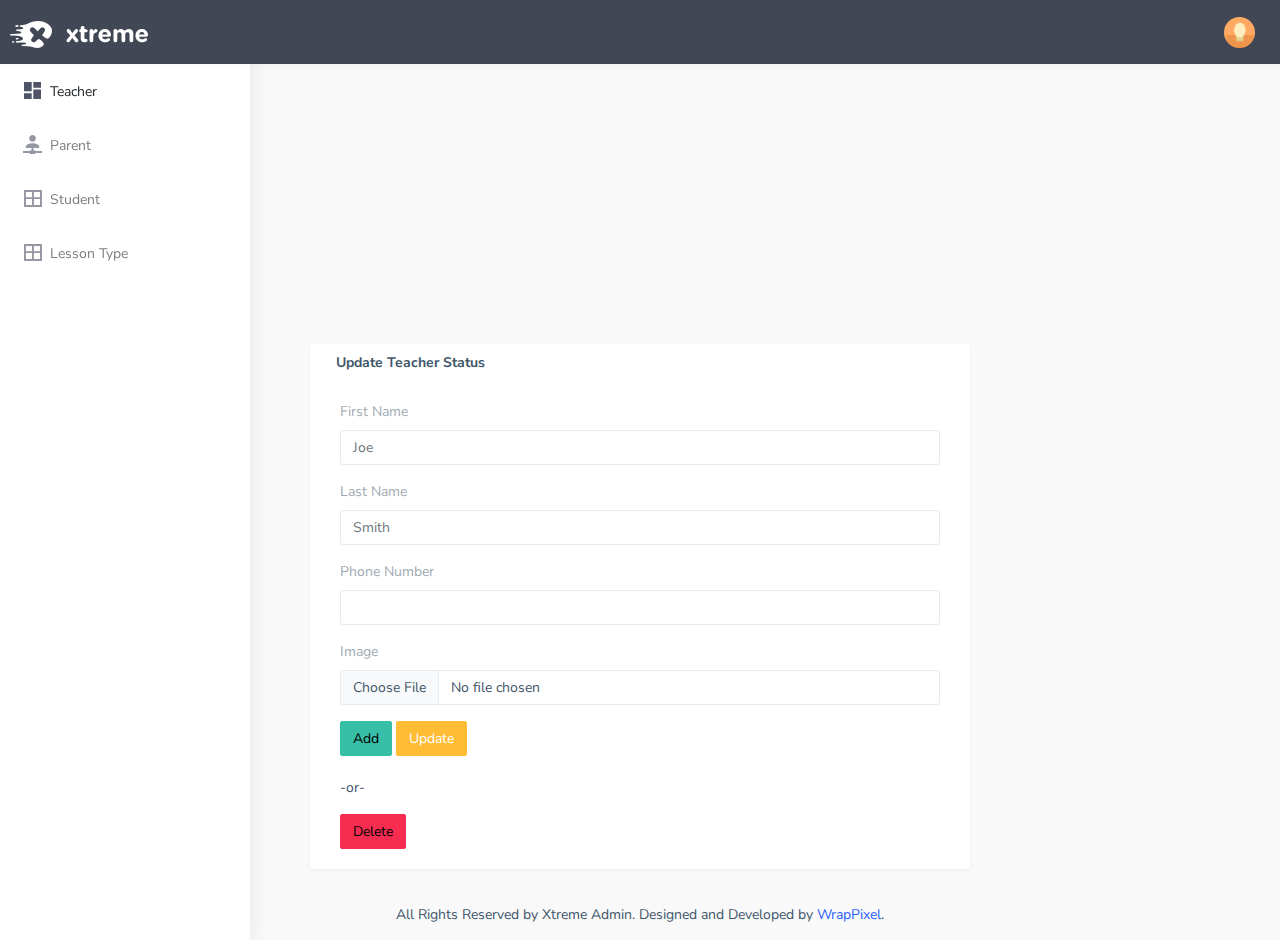
<file: administration/index.html>
<!DOCTYPE html>
<html dir="ltr" lang="en">

<head>
    <meta charset="utf-8">
    <meta http-equiv="X-UA-Compatible" content="IE=edge">
    <!-- Tell the browser to be responsive to screen width -->
    <meta name="viewport" content="width=device-width, initial-scale=1">
    <meta name="keywords"
        content="wrappixel, admin dashboard, html css dashboard, web dashboard, bootstrap 5 admin, bootstrap 5, css3 dashboard, bootstrap 5 dashboard, Xtreme lite admin bootstrap 5 dashboard, frontend, responsive bootstrap 5 admin template, Xtreme admin lite design, Xtreme admin lite dashboard bootstrap 5 dashboard template">
    <meta name="description"
        content="Xtreme Admin Lite is powerful and clean admin dashboard template, inpired from Bootstrap Framework">
    <meta name="robots" content="noindex,nofollow">
    <title>Xtreme Admin Lite Template by WrapPixel</title>
    <link rel="canonical" href="https://www.wrappixel.com/templates/xtreme-admin-lite/" />
    <!-- Favicon icon -->
    <link rel="icon" type="image/png" sizes="16x16" href="assets/img/favicon.png">
    <!-- Custom CSS -->
    <link href="assets/libs/chartist/dist/chartist.min.css" rel="stylesheet">
    <!-- Custom CSS -->
    <link href="assets/css/style.min.css" rel="stylesheet">
    <link href="assets/css/custom_css/admin_index.css" rel="stylesheet">
    <!-- HTML5 Shim and Respond.js IE8 support of HTML5 elements and media queries -->
    <!-- WARNING: Respond.js doesn't work if you view the page via file:// -->
    <!--[if lt IE 9]>
    <script src="https://oss.maxcdn.com/libs/html5shiv/3.7.0/html5shiv.js"></script>
    <script src="https://oss.maxcdn.com/libs/respond.js/1.4.2/respond.min.js"></script>
<![endif]-->
</head>

<body>
    <!-- ============================================================== -->
    <!-- Preloader - style you can find in spinners.css -->
    <!-- ============================================================== -->
    <div class="preloader">
        <div class="lds-ripple">
            <div class="lds-pos"></div>
            <div class="lds-pos"></div>
        </div>
    </div>
    <!-- ============================================================== -->
    <!-- Main wrapper - style you can find in pages.scss -->
    <!-- ============================================================== -->
    <div id="main-wrapper" data-layout="vertical" data-navbarbg="skin5" data-sidebartype="full"
        data-sidebar-position="absolute" data-header-position="absolute" data-boxed-layout="full">
        <!-- ============================================================== -->
        <!-- Topbar header - style you can find in pages.scss -->
        <!-- ============================================================== -->
        <header class="topbar" data-navbarbg="skin5">
            <nav class="navbar top-navbar navbar-expand-md navbar-dark">
                <div class="navbar-header" data-logobg="skin5">
                    <!-- ============================================================== -->
                    <!-- Logo -->
                    <!-- ============================================================== -->
                    <a class="navbar-brand" href="index.html">
                        <!-- Logo icon -->
                        <b class="logo-icon">
                            <!--You can put here icon as well // <i class="wi wi-sunset"></i> //-->
                            <!-- Dark Logo icon -->
                            <img src="assets/img/logo-icon.png" alt="homepage" class="dark-logo" />
                            <!-- Light Logo icon -->
                            <img src="assets/img/logo-light-icon.png" alt="homepage" class="light-logo" />
                        </b>
                        <!--End Logo icon -->
                        <!-- Logo text -->
                        <span class="logo-text">
                            <!-- dark Logo text -->
                            <img src="assets/img/logo-text.png" alt="homepage" class="dark-logo" />
                            <!-- Light Logo text -->
                            <img src="assets/img/logo-light-text.png" class="light-logo" alt="homepage" />
                        </span>
                    </a>
                    <!-- ============================================================== -->
                    <!-- End Logo -->
                    <!-- ============================================================== -->
                    <!-- This is for the sidebar toggle which is visible on mobile only -->
                    <a class="nav-toggler waves-effect waves-light d-block d-md-none" href="javascript:void(0)"><i
                            class="ti-menu ti-close"></i></a>
                </div>
                <!-- ============================================================== -->
                <!-- End Logo -->
                <!-- ============================================================== -->
                <div class="navbar-collapse collapse" id="navbarSupportedContent" data-navbarbg="skin5">
                    <!-- ============================================================== -->
                    <!-- toggle and nav items -->
                    <!-- ============================================================== -->
                    <ul class="navbar-nav float-start me-auto">
                        <!-- ============================================================== -->
                        <!-- Search -->
                        <!-- ============================================================== -->
                        
                    </ul>
                    <!-- ============================================================== -->
                    <!-- Right side toggle and nav items -->
                    <!-- ============================================================== -->
                    <ul class="navbar-nav float-end">
                        <!-- ============================================================== -->
                        <!-- User profile and search -->
                        <!-- ============================================================== -->
                        <li class="nav-item dropdown">
                            <a class="nav-link dropdown-toggle text-muted waves-effect waves-dark pro-pic" href="#" id="navbarDropdown" role="button" data-bs-toggle="dropdown" aria-expanded="false">
                                <img src="assets/img/users/1.jpg" alt="user" class="rounded-circle" width="31">
                            </a>
                            <ul class="dropdown-menu dropdown-menu-end user-dd animated" aria-labelledby="navbarDropdown">
                                <a class="dropdown-item" href="javascript:void(0)"><i class="ti-user m-r-5 m-l-5"></i>
                                    My Profile</a>
                                <a class="dropdown-item" href="javascript:void(0)"><i class="ti-wallet m-r-5 m-l-5"></i>
                                    My Balance</a>
                                <a class="dropdown-item" href="javascript:void(0)"><i class="ti-email m-r-5 m-l-5"></i>
                                    Inbox</a>
                            </ul>
                        </li>
                        <!-- ============================================================== -->
                        <!-- User profile and search -->
                        <!-- ============================================================== -->
                    </ul>
                </div>
            </nav>
        </header>
        <!-- ============================================================== -->
        <!-- End Topbar header -->
        <!-- ============================================================== -->
        <!-- ============================================================== -->
        <!-- Left Sidebar - style you can find in sidebar.scss  -->
        <!-- ============================================================== -->
        <aside class="left-sidebar" data-sidebarbg="skin6">
            <!-- Sidebar scroll-->
            <div class="scroll-sidebar">
                <!-- Sidebar navigation-->
                <nav class="sidebar-nav">
                    <ul id="sidebarnav">
                       
                        <li class="sidebar-item"> <a class="sidebar-link waves-effect waves-dark sidebar-link"
                                href="index.html" aria-expanded="false"><i class="mdi mdi-view-dashboard"></i><span
                                    class="hide-menu">Teacher</span></a></li>
                        <li class="sidebar-item"> <a class="sidebar-link waves-effect waves-dark sidebar-link"
                                                     href="parent.html" aria-expanded="false"><i
                                    class="mdi mdi-account-network"></i><span class="hide-menu">Parent</span></a></li>
                        <li class="sidebar-item"> <a class="sidebar-link waves-effect waves-dark sidebar-link"
                                                     href="student.html" aria-expanded="false"><i class="mdi mdi-border-all"></i><span
                                    class="hide-menu">Student</span></a></li>
                        <li class="sidebar-item"> <a class="sidebar-link waves-effect waves-dark sidebar-link"
                                                     href="lesson_type.html" aria-expanded="false"><i class="mdi mdi-border-all"></i><span
                                    class="hide-menu">Lesson Type</span></a></li>
                        
                    </ul>

                </nav>
                <!-- End Sidebar navigation -->
            </div>
            <!-- End Sidebar scroll-->
        </aside>
        <!-- ============================================================== -->
        <!-- End Left Sidebar - style you can find in sidebar.scss  -->
        <!-- ============================================================== -->
        <!-- ============================================================== -->
        <!-- Page wrapper  
                •	Admin Teacher page to add, delete, update teacher
                    o	This teacher will be listed in the drop down on check in page
                    o	Form Fields:
                    	Name
                    	Image
                    	Phone number (incase Jason wants to send text message when a student arrives)
        -->




        <!-- ============================================================== -->
        <div>
         
          <form style="width: 50%; margin: auto; margin-top: 20em; max-width: 800px;">
              <div id="content" class="flex">
                <div class="">
                    <div class="page-content page-container" id="page-content">
                        <div class="padding">
                            <div class="row">
                                    <div class="card">
                                        <div class="card-header"><strong>Update Teacher Status</strong></div>
                                        <div class="card-body">
                                            <form autocomplete="on">
                                                <div class="form-group"><label class="text-muted" for="fname">First Name</label><input name="name" class="form-control" id="fname" placeholder="Joe" required></div>
                                                <div class="form-group"><label class="text-muted" for="lname">Last Name</label><input name="name" class="form-control" id="lname" placeholder="Smith" required></div>
                                                <div class="form-group"><label class="text-muted" for="phone">Phone Number</label><input type="tel" class="form-control" id="phone" pattern="[0-9]{3}-[0-9]{3}-[0-9]{4}"></div>
                                                <div class="form-group"><label class="text-muted" for="img">Image</label><input type="file" class="form-control" id="img" accept="image/*"></div>
                                                
                                                <button type="submit" class="btn btn-success">Add</button>
                                                <button type="submit" class="btn btn-warning">Update</button><br><br>
                                                <p>-or-</p>
                                                <button type="submit" class="btn btn-danger">Delete</button>
                                            </form>
                                        </div>
                                    </div>
                            </div>
                        </div>
                    </div>
                </div>
            </div>
          </form>
           
















            <footer class="footer text-center">
                All Rights Reserved by Xtreme Admin. Designed and Developed by <a
                    href="https://www.wrappixel.com">WrapPixel</a>.
            </footer>
            <!-- ============================================================== -->
            <!-- End footer -->
            <!-- ============================================================== -->
        </div>
        <!-- ============================================================== -->
        <!-- End Page wrapper  -->
        <!-- ============================================================== -->
    </div>
    <!-- ============================================================== -->
    <!-- End Wrapper -->
    <!-- ============================================================== -->
    <!-- ============================================================== -->
    <!-- All Jquery -->
    <!-- ============================================================== -->
    <script src="assets/libs/jquery/dist/jquery.min.js"></script>
    <!-- Bootstrap tether Core JavaScript -->
    <script src="assets/libs/bootstrap/dist/js/bootstrap.bundle.min.js"></script>
    <script src="assets/js/app-style-switcher.js"></script>
    <!--Wave Effects -->
    <script src="assets/js/waves.js"></script>
    <!--Menu sidebar -->
    <script src="assets/js/sidebarmenu.js"></script>
    <!--Custom JavaScript -->
    <script src="assets/js/custom.js"></script>
    <!--This page JavaScript -->
    <!--chartis chart-->
    <script src="assets/libs/chartist/dist/chartist.min.js"></script>
    <script src="assets/libs/chartist-plugin-tooltips/dist/chartist-plugin-tooltip.min.js"></script>
    <script src="assets/js/pages/dashboards/dashboard1.js"></script>
</body>

</html>
</file>
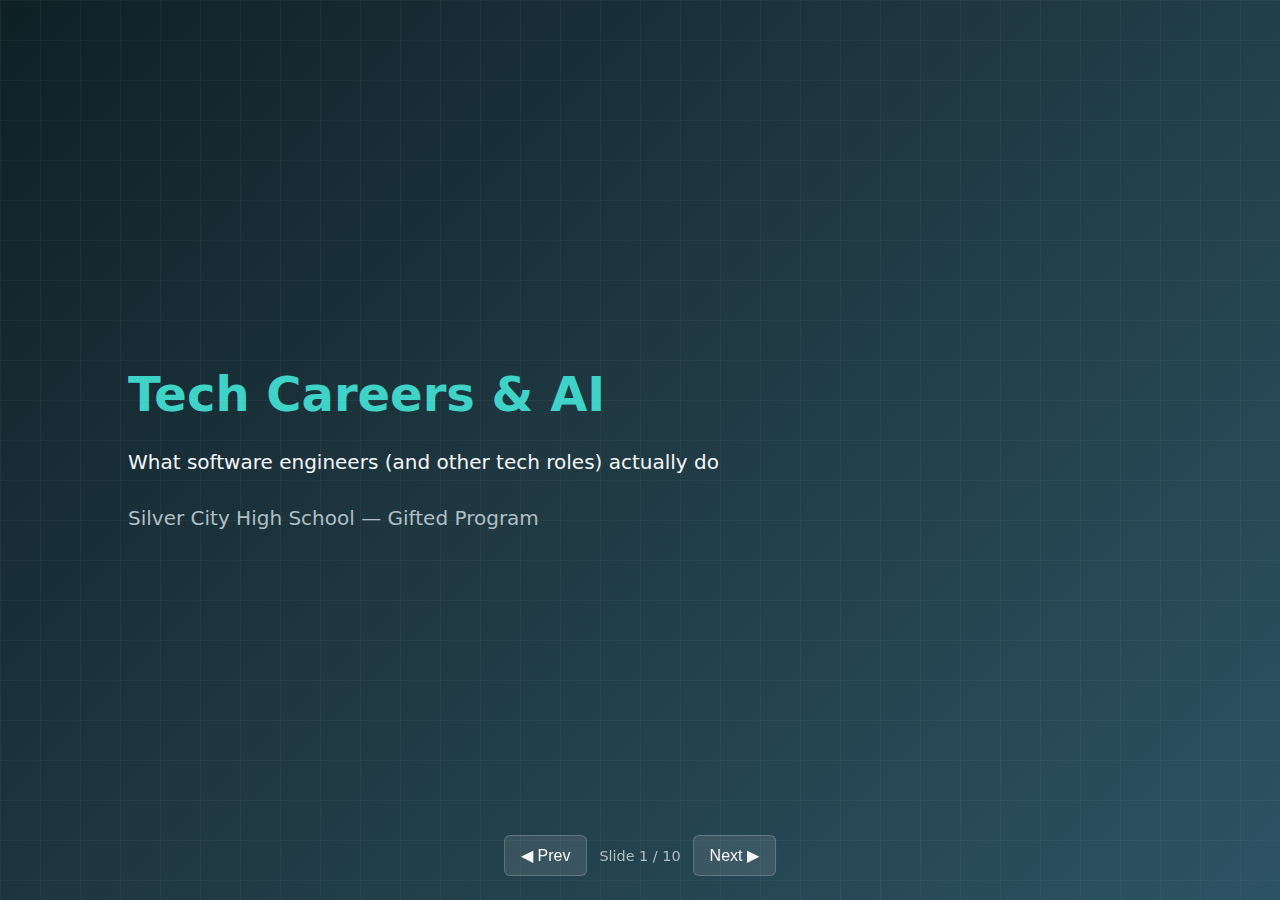
<file: administration/demo.html>
<!DOCTYPE html>
<html lang="en">
<head>
  <meta charset="UTF-8" />
  <title>Tech Careers & AI</title>
  <meta name="viewport" content="width=device-width, initial-scale=1.0">

  <style>
    :root {
      --bg1: #0f2027;
      --bg2: #203a43;
      --bg3: #2c5364;
      --accent: #3fd2c7;
      --text: #f5f7fa;
      --muted: #b0bec5;
    }

    * {
      box-sizing: border-box;
      margin: 0;
      padding: 0;
    }

    body {
      font-family: system-ui, -apple-system, BlinkMacSystemFont, sans-serif;
      background: linear-gradient(135deg, var(--bg1), var(--bg2), var(--bg3));
      color: var(--text);
      height: 100vh;
      overflow: hidden;
    }

    /* Subtle grid overlay */
    body::before {
      content: "";
      position: fixed;
      inset: 0;
      background-image:
        linear-gradient(rgba(255,255,255,0.04) 1px, transparent 1px),
        linear-gradient(90deg, rgba(255,255,255,0.04) 1px, transparent 1px);
      background-size: 40px 40px;
      pointer-events: none;
    }

    .slide {
      display: none;
      height: 100vh;
      padding: 80px 10%;
      justify-content: center;
      flex-direction: column;
      gap: 24px;
    }

    .slide.active {
      display: flex;
    }

    h1 {
      font-size: 3rem;
      color: var(--accent);
    }

    h2 {
      font-size: 2.2rem;
      color: var(--accent);
    }

    p, li {
      font-size: 1.25rem;
      line-height: 1.6;
      color: var(--text);
    }

    ul {
      list-style: none;
    }

    ul li::before {
      content: "▸ ";
      color: var(--accent);
    }

    .muted {
      color: var(--muted);
    }

    .poll {
      margin-top: 16px;
      padding: 16px;
      border-left: 4px solid var(--accent);
      background: rgba(255,255,255,0.05);
    }

    /* Navigation */
    .nav {
      position: fixed;
      bottom: 24px;
      left: 50%;
      transform: translateX(-50%);
      display: flex;
      gap: 12px;
      align-items: center;
    }

    button {
      background: rgba(255,255,255,0.1);
      color: var(--text);
      border: 1px solid rgba(255,255,255,0.2);
      padding: 10px 16px;
      font-size: 1rem;
      cursor: pointer;
      border-radius: 6px;
    }

    button:hover {
      background: rgba(255,255,255,0.2);
    }

    .counter {
      font-size: 0.9rem;
      color: var(--muted);
    }
  </style>
</head>

<body>

  <!-- Slide 1 -->
  <section class="slide active">
    <h1>Tech Careers & AI</h1>
    <p>What software engineers (and other tech roles) actually do</p>
    <p class="muted">Silver City High School — Gifted Program</p>
  </section>

  <!-- Slide 2 -->
  <section class="slide">
    <h2>Quick intro</h2>
    <ul>
      <li>Who I am & what I build</li>
      <li>I didn’t have this figured out in high school</li>
      <li>Tech is more than just coding</li>
    </ul>

    <div class="poll">
      <strong>Poll:</strong> How familiar are you with tech careers?
    </div>
  </section>

  <!-- Slide 3 -->
  <section class="slide">
    <h2>How I got into tech</h2>
    <ul>
      <li>Non-linear path</li>
      <li>Learning by doing</li>
      <li>Curiosity mattered more than grades</li>
    </ul>
  </section>

  <!-- Slide 4 -->
  <section class="slide">
    <h2>What engineers actually do</h2>
    <ul>
      <li>Meetings & planning</li>
      <li>Writing and fixing code</li>
      <li>Working with people, not just computers</li>
      <li>Yes — lots of Googling</li>
    </ul>

    <div class="poll">
      <strong>Poll:</strong> What takes up most of a workday?
    </div>
  </section>

  <!-- Slide 5 -->
  <section class="slide">
    <h2>AI & coding</h2>
    <ul>
      <li>AI helps you start faster</li>
      <li>Explains unfamiliar code</li>
      <li>Finds bugs & edge cases</li>
      <li>Does NOT replace judgment</li>
    </ul>

    <p class="muted">AI replaces blank screens, not engineers.</p>
  </section>

  <!-- Slide 6 -->
  <section class="slide">
    <h2>Tech is bigger than engineers</h2>
    <ul>
      <li>Software Engineering</li>
      <li>IT & Systems</li>
      <li>Cybersecurity</li>
      <li>Data & Analytics</li>
      <li>Product, UX & Design</li>
      <li>QA & Reliability</li>
      <li>Leadership & Management</li>
    </ul>
  </section>

  <!-- Slide 7 -->
  <section class="slide">
    <h2>Which role fits you?</h2>
    <ul>
      <li>Puzzle-solvers → Engineering</li>
      <li>Fixers → IT / Systems</li>
      <li>Skeptics → Cybersecurity</li>
      <li>Pattern-lovers → Data</li>
      <li>Empaths → UX / Product</li>
      <li>Organizers → Leadership</li>
    </ul>

    <div class="poll">
      <strong>Poll:</strong> Which sounds most like you?
    </div>
  </section>

  <!-- Slide 8 -->
  <section class="slide">
    <h2>Education paths</h2>
    <ul>
      <li>College degrees</li>
      <li>Community college</li>
      <li>Bootcamps & certifications</li>
      <li>Side projects matter</li>
    </ul>
  </section>

  <!-- Slide 9 -->
  <section class="slide">
    <h2>What I love (and don’t)</h2>
    <ul>
      <li>Solving real problems</li>
      <li>Creative work</li>
      <li>Flexibility</li>
      <li>Things breaking at bad times</li>
    </ul>
  </section>

  <!-- Slide 10 -->
  <section class="slide">
    <h2>Advice</h2>
    <ul>
      <li>Try small experiments</li>
      <li>Build things you care about</li>
      <li>Learn how to learn</li>
      <li>Failure = feedback</li>
    </ul>

    <p class="muted">The best career matches how your brain works.</p>
  </section>

  <!-- Navigation -->
  <div class="nav">
    <button onclick="prev()">◀ Prev</button>
    <span class="counter" id="counter"></span>
    <button onclick="next()">Next ▶</button>
  </div>

  <script>
    const slides = document.querySelectorAll('.slide');
    let current = 0;

    function update() {
      slides.forEach((s, i) => s.classList.toggle('active', i === current));
      document.getElementById('counter').textContent =
        `Slide ${current + 1} / ${slides.length}`;
    }

    function next() {
      if (current < slides.length - 1) {
        current++;
        update();
      }
    }

    function prev() {
      if (current > 0) {
        current--;
        update();
      }
    }

    document.addEventListener('keydown', e => {
      if (e.key === 'ArrowRight') next();
      if (e.key === 'ArrowLeft') prev();
    });

    update();
  </script>

</body>
</html>
</file>
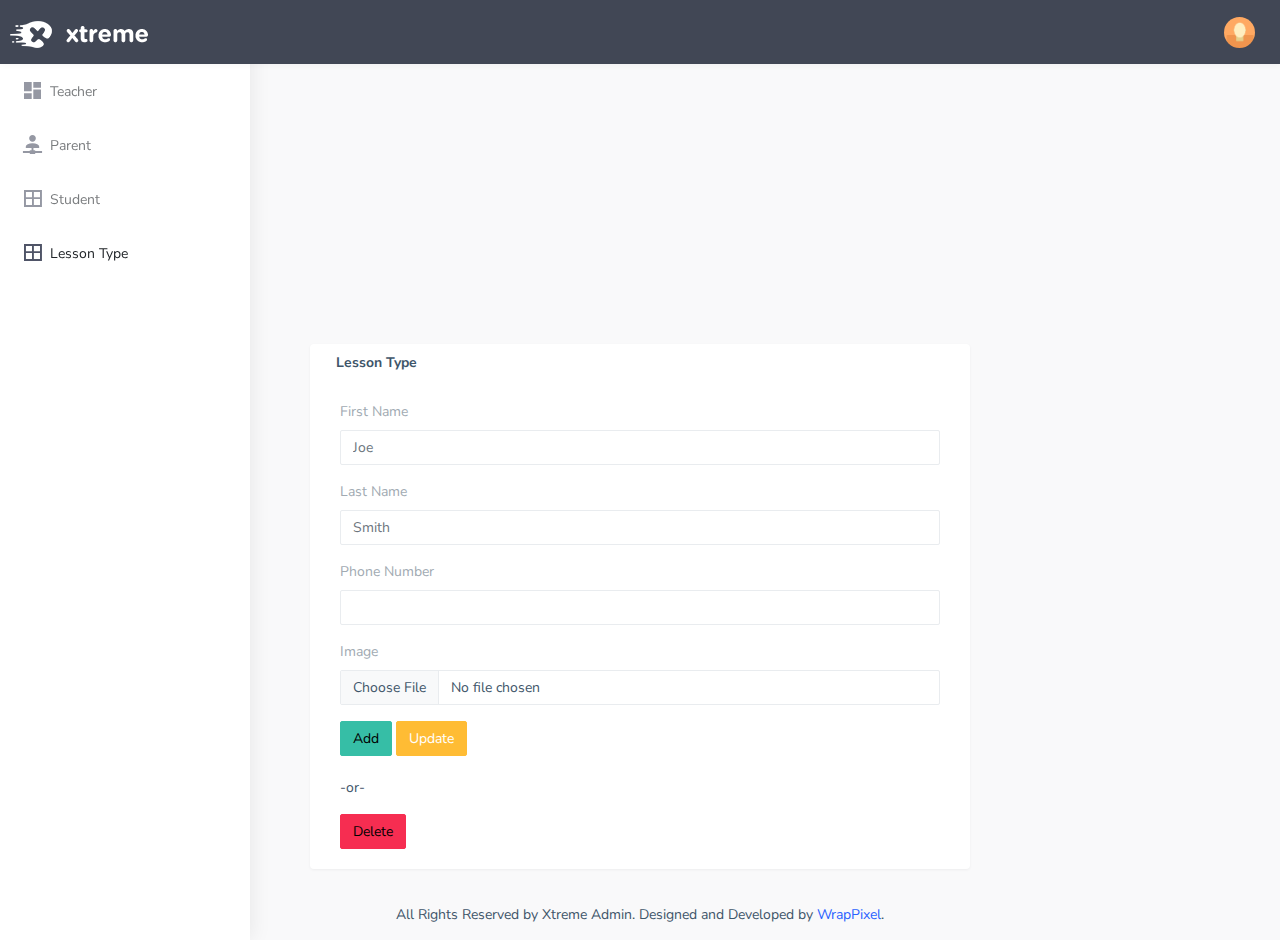
<file: administration/lesson_type.html>
<!DOCTYPE html>
<html dir="ltr" lang="en">

<head>
    <meta charset="utf-8">
    <meta http-equiv="X-UA-Compatible" content="IE=edge">
    <!-- Tell the browser to be responsive to screen width -->
    <meta name="viewport" content="width=device-width, initial-scale=1">
    <meta name="keywords"
        content="wrappixel, admin dashboard, html css dashboard, web dashboard, bootstrap 5 admin, bootstrap 5, css3 dashboard, bootstrap 5 dashboard, Xtreme lite admin bootstrap 5 dashboard, frontend, responsive bootstrap 5 admin template, Xtreme admin lite design, Xtreme admin lite dashboard bootstrap 5 dashboard template">
    <meta name="description"
        content="Xtreme Admin Lite is powerful and clean admin dashboard template, inpired from Bootstrap Framework">
    <meta name="robots" content="noindex,nofollow">
    <title>Xtreme Admin Lite Template by WrapPixel</title>
    <link rel="canonical" href="https://www.wrappixel.com/templates/xtreme-admin-lite/" />
    <!-- Favicon icon -->
    <link rel="icon" type="image/png" sizes="16x16" href="assets/img/favicon.png">
    <!-- Custom CSS -->
    <link href="assets/libs/chartist/dist/chartist.min.css" rel="stylesheet">
    <!-- Custom CSS -->
    <link href="assets/css/style.min.css" rel="stylesheet">
    <link href="assets/css/custom_css/admin_index.css" rel="stylesheet">
    <!-- HTML5 Shim and Respond.js IE8 support of HTML5 elements and media queries -->
    <!-- WARNING: Respond.js doesn't work if you view the page via file:// -->
    <!--[if lt IE 9]>
    <script src="https://oss.maxcdn.com/libs/html5shiv/3.7.0/html5shiv.js"></script>
    <script src="https://oss.maxcdn.com/libs/respond.js/1.4.2/respond.min.js"></script>
<![endif]-->
</head>

<body>
    <!-- ============================================================== -->
    <!-- Preloader - style you can find in spinners.css -->
    <!-- ============================================================== -->
    <div class="preloader">
        <div class="lds-ripple">
            <div class="lds-pos"></div>
            <div class="lds-pos"></div>
        </div>
    </div>
    <!-- ============================================================== -->
    <!-- Main wrapper - style you can find in pages.scss -->
    <!-- ============================================================== -->
    <div id="main-wrapper" data-layout="vertical" data-navbarbg="skin5" data-sidebartype="full"
        data-sidebar-position="absolute" data-header-position="absolute" data-boxed-layout="full">
        <!-- ============================================================== -->
        <!-- Topbar header - style you can find in pages.scss -->
        <!-- ============================================================== -->
        <header class="topbar" data-navbarbg="skin5">
            <nav class="navbar top-navbar navbar-expand-md navbar-dark">
                <div class="navbar-header" data-logobg="skin5">
                    <!-- ============================================================== -->
                    <!-- Logo -->
                    <!-- ============================================================== -->
                    <a class="navbar-brand" href="index.html">
                        <!-- Logo icon -->
                        <b class="logo-icon">
                            <!--You can put here icon as well // <i class="wi wi-sunset"></i> //-->
                            <!-- Dark Logo icon -->
                            <img src="assets/img/logo-icon.png" alt="homepage" class="dark-logo" />
                            <!-- Light Logo icon -->
                            <img src="assets/img/logo-light-icon.png" alt="homepage" class="light-logo" />
                        </b>
                        <!--End Logo icon -->
                        <!-- Logo text -->
                        <span class="logo-text">
                            <!-- dark Logo text -->
                            <img src="assets/img/logo-text.png" alt="homepage" class="dark-logo" />
                            <!-- Light Logo text -->
                            <img src="assets/img/logo-light-text.png" class="light-logo" alt="homepage" />
                        </span>
                    </a>
                    <!-- ============================================================== -->
                    <!-- End Logo -->
                    <!-- ============================================================== -->
                    <!-- This is for the sidebar toggle which is visible on mobile only -->
                    <a class="nav-toggler waves-effect waves-light d-block d-md-none" href="javascript:void(0)"><i
                            class="ti-menu ti-close"></i></a>
                </div>
                <!-- ============================================================== -->
                <!-- End Logo -->
                <!-- ============================================================== -->
                <div class="navbar-collapse collapse" id="navbarSupportedContent" data-navbarbg="skin5">
                    <!-- ============================================================== -->
                    <!-- toggle and nav items -->
                    <!-- ============================================================== -->
                    <ul class="navbar-nav float-start me-auto">
                        <!-- ============================================================== -->
                        <!-- Search -->
                        <!-- ============================================================== -->
                        
                    </ul>
                    <!-- ============================================================== -->
                    <!-- Right side toggle and nav items -->
                    <!-- ============================================================== -->
                    <ul class="navbar-nav float-end">
                        <!-- ============================================================== -->
                        <!-- User profile and search -->
                        <!-- ============================================================== -->
                        <li class="nav-item dropdown">
                            <a class="nav-link dropdown-toggle text-muted waves-effect waves-dark pro-pic" href="#" id="navbarDropdown" role="button" data-bs-toggle="dropdown" aria-expanded="false">
                                <img src="assets/img/users/1.jpg" alt="user" class="rounded-circle" width="31">
                            </a>
                            <ul class="dropdown-menu dropdown-menu-end user-dd animated" aria-labelledby="navbarDropdown">
                                <a class="dropdown-item" href="javascript:void(0)"><i class="ti-user m-r-5 m-l-5"></i>
                                    My Profile</a>
                                <a class="dropdown-item" href="javascript:void(0)"><i class="ti-wallet m-r-5 m-l-5"></i>
                                    My Balance</a>
                                <a class="dropdown-item" href="javascript:void(0)"><i class="ti-email m-r-5 m-l-5"></i>
                                    Inbox</a>
                            </ul>
                        </li>
                        <!-- ============================================================== -->
                        <!-- User profile and search -->
                        <!-- ============================================================== -->
                    </ul>
                </div>
            </nav>
        </header>
        <!-- ============================================================== -->
        <!-- End Topbar header -->
        <!-- ============================================================== -->
        <!-- ============================================================== -->
        <!-- Left Sidebar - style you can find in sidebar.scss  -->
        <!-- ============================================================== -->
        <aside class="left-sidebar" data-sidebarbg="skin6">
            <!-- Sidebar scroll-->
            <div class="scroll-sidebar">
                <!-- Sidebar navigation-->
                <nav class="sidebar-nav">
                    <ul id="sidebarnav">
                        
                        <li class="sidebar-item"> <a class="sidebar-link waves-effect waves-dark sidebar-link"
                                href="index.html" aria-expanded="false"><i class="mdi mdi-view-dashboard"></i><span
                                    class="hide-menu">Teacher</span></a></li>
                        <li class="sidebar-item"> <a class="sidebar-link waves-effect waves-dark sidebar-link"
                                                     href="parent.html" aria-expanded="false"><i
                                    class="mdi mdi-account-network"></i><span class="hide-menu">Parent</span></a></li>
                        <li class="sidebar-item"> <a class="sidebar-link waves-effect waves-dark sidebar-link"
                                                     href="student.html" aria-expanded="false"><i class="mdi mdi-border-all"></i><span
                                    class="hide-menu">Student</span></a></li>
                        <li class="sidebar-item"> <a class="sidebar-link waves-effect waves-dark sidebar-link"
                                                     href="lesson_type.html" aria-expanded="false"><i class="mdi mdi-border-all"></i><span
                                    class="hide-menu">Lesson Type</span></a></li>
                        
                    </ul>

                </nav>
                <!-- End Sidebar navigation -->
            </div>
            <!-- End Sidebar scroll-->
        </aside>
        <!-- ============================================================== -->
        <!-- End Left Sidebar - style you can find in sidebar.scss  -->
        <!-- ============================================================== -->
        <!-- ============================================================== -->
        <!-- Page wrapper  
                •	Admin Teacher page to add, delete, update teacher
                    o	This teacher will be listed in the drop down on check in page
                    o	Form Fields:
                    	Name
                    	Image
                    	Phone number (incase Jason wants to send text message when a student arrives)
        -->




        <!-- ============================================================== -->
        <div>
         
          <form style="width: 50%; margin: auto; margin-top: 20em; max-width: 800px;">
              <div id="content" class="flex">
                <div class="">
                    <div class="page-content page-container" id="page-content">
                        <div class="padding">
                            <div class="row">
                                    <div class="card">
                                        <div class="card-header"><strong>Lesson Type</strong></div>
                                        <div class="card-body">
                                            <form autocomplete="on">
                                                <div class="form-group"><label class="text-muted" for="fname">First Name</label><input name="name" class="form-control" id="fname" placeholder="Joe" required></div>
                                                <div class="form-group"><label class="text-muted" for="lname">Last Name</label><input name="name" class="form-control" id="lname" placeholder="Smith" required></div>
                                                <div class="form-group"><label class="text-muted" for="phone">Phone Number</label><input type="tel" class="form-control" id="phone" pattern="[0-9]{3}-[0-9]{3}-[0-9]{4}"></div>
                                                <div class="form-group"><label class="text-muted" for="img">Image</label><input type="file" class="form-control" id="img" accept="image/*"></div>
                                                
                                                <button type="submit" class="btn btn-success">Add</button>
                                                <button type="submit" class="btn btn-warning">Update</button><br><br>
                                                <p>-or-</p>
                                                <button type="submit" class="btn btn-danger">Delete</button>
                                            </form>
                                        </div>
                                    </div>
                            </div>
                        </div>
                    </div>
                </div>
            </div>
          </form>
           
















            <footer class="footer text-center">
                All Rights Reserved by Xtreme Admin. Designed and Developed by <a
                    href="https://www.wrappixel.com">WrapPixel</a>.
            </footer>
            <!-- ============================================================== -->
            <!-- End footer -->
            <!-- ============================================================== -->
        </div>
        <!-- ============================================================== -->
        <!-- End Page wrapper  -->
        <!-- ============================================================== -->
    </div>
    <!-- ============================================================== -->
    <!-- End Wrapper -->
    <!-- ============================================================== -->
    <!-- ============================================================== -->
    <!-- All Jquery -->
    <!-- ============================================================== -->
    <script src="assets/libs/jquery/dist/jquery.min.js"></script>
    <!-- Bootstrap tether Core JavaScript -->
    <script src="assets/libs/bootstrap/dist/js/bootstrap.bundle.min.js"></script>
    <script src="assets/js/app-style-switcher.js"></script>
    <!--Wave Effects -->
    <script src="assets/js/waves.js"></script>
    <!--Menu sidebar -->
    <script src="assets/js/sidebarmenu.js"></script>
    <!--Custom JavaScript -->
    <script src="assets/js/custom.js"></script>
    <!--This page JavaScript -->
    <!--chartis chart-->
    <script src="assets/libs/chartist/dist/chartist.min.js"></script>
    <script src="assets/libs/chartist-plugin-tooltips/dist/chartist-plugin-tooltip.min.js"></script>
    <script src="assets/js/pages/dashboards/dashboard1.js"></script>
</body>

</html>
</file>
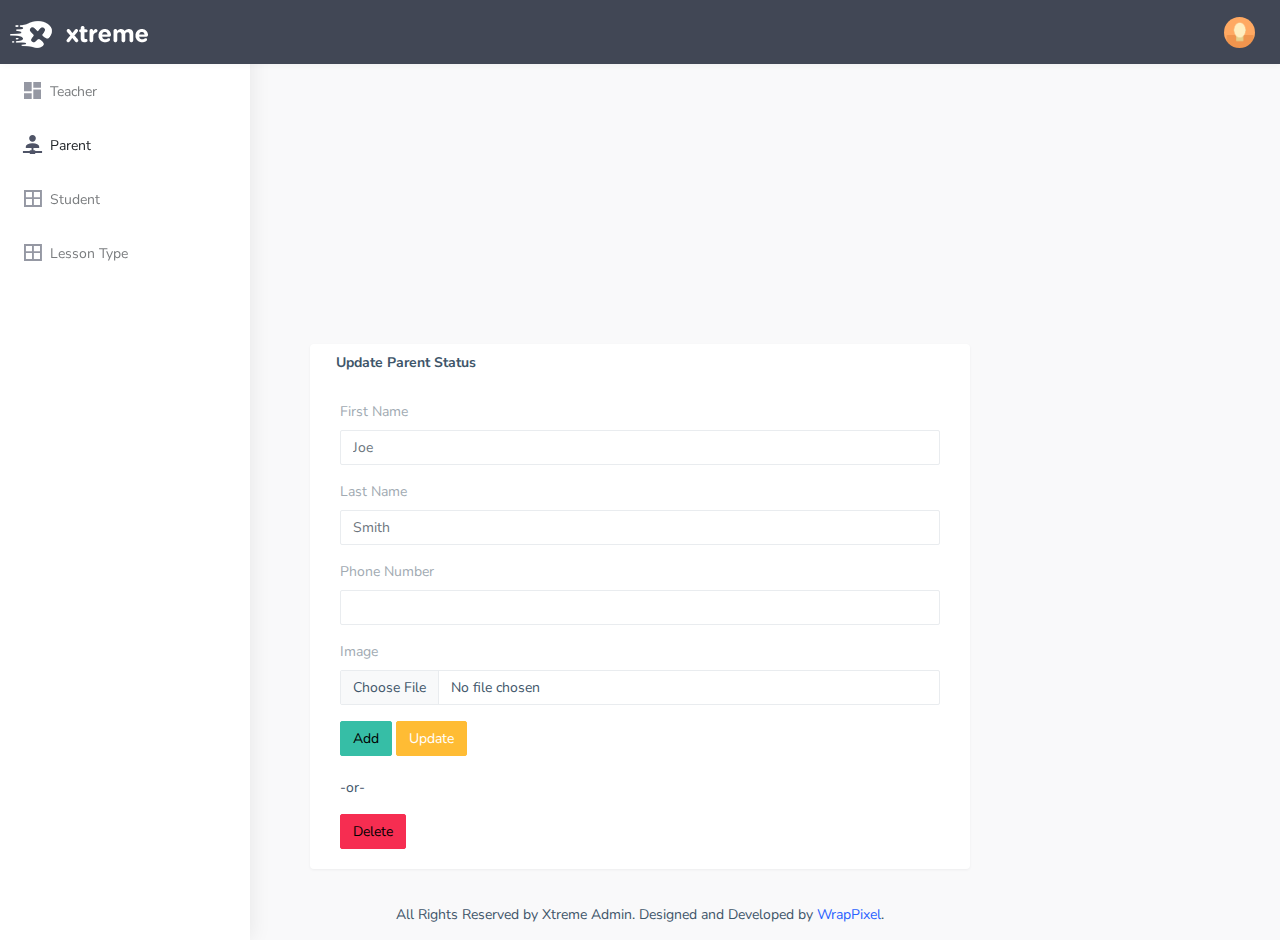
<file: administration/parent.html>
<!DOCTYPE html>
<html dir="ltr" lang="en">

<head>
    <meta charset="utf-8">
    <meta http-equiv="X-UA-Compatible" content="IE=edge">
    <!-- Tell the browser to be responsive to screen width -->
    <meta name="viewport" content="width=device-width, initial-scale=1">
    <meta name="keywords"
        content="wrappixel, admin dashboard, html css dashboard, web dashboard, bootstrap 5 admin, bootstrap 5, css3 dashboard, bootstrap 5 dashboard, Xtreme lite admin bootstrap 5 dashboard, frontend, responsive bootstrap 5 admin template, Xtreme admin lite design, Xtreme admin lite dashboard bootstrap 5 dashboard template">
    <meta name="description"
        content="Xtreme Admin Lite is powerful and clean admin dashboard template, inpired from Bootstrap Framework">
    <meta name="robots" content="noindex,nofollow">
    <title>Xtreme Admin Lite Template by WrapPixel</title>
    <link rel="canonical" href="https://www.wrappixel.com/templates/xtreme-admin-lite/" />
    <!-- Favicon icon -->
    <link rel="icon" type="image/png" sizes="16x16" href="assets/img/favicon.png">
    <!-- Custom CSS -->
    <link href="assets/libs/chartist/dist/chartist.min.css" rel="stylesheet">
    <!-- Custom CSS -->
    <link href="assets/css/style.min.css" rel="stylesheet">
    <link href="assets/css/custom_css/admin_index.css" rel="stylesheet">
    <!-- HTML5 Shim and Respond.js IE8 support of HTML5 elements and media queries -->
    <!-- WARNING: Respond.js doesn't work if you view the page via file:// -->
    <!--[if lt IE 9]>
    <script src="https://oss.maxcdn.com/libs/html5shiv/3.7.0/html5shiv.js"></script>
    <script src="https://oss.maxcdn.com/libs/respond.js/1.4.2/respond.min.js"></script>
<![endif]-->
</head>

<body>
    <!-- ============================================================== -->
    <!-- Preloader - style you can find in spinners.css -->
    <!-- ============================================================== -->
    <div class="preloader">
        <div class="lds-ripple">
            <div class="lds-pos"></div>
            <div class="lds-pos"></div>
        </div>
    </div>
    <!-- ============================================================== -->
    <!-- Main wrapper - style you can find in pages.scss -->
    <!-- ============================================================== -->
    <div id="main-wrapper" data-layout="vertical" data-navbarbg="skin5" data-sidebartype="full"
        data-sidebar-position="absolute" data-header-position="absolute" data-boxed-layout="full">
        <!-- ============================================================== -->
        <!-- Topbar header - style you can find in pages.scss -->
        <!-- ============================================================== -->
        <header class="topbar" data-navbarbg="skin5">
            <nav class="navbar top-navbar navbar-expand-md navbar-dark">
                <div class="navbar-header" data-logobg="skin5">
                    <!-- ============================================================== -->
                    <!-- Logo -->
                    <!-- ============================================================== -->
                    <a class="navbar-brand" href="index.html">
                        <!-- Logo icon -->
                        <b class="logo-icon">
                            <!--You can put here icon as well // <i class="wi wi-sunset"></i> //-->
                            <!-- Dark Logo icon -->
                            <img src="assets/img/logo-icon.png" alt="homepage" class="dark-logo" />
                            <!-- Light Logo icon -->
                            <img src="assets/img/logo-light-icon.png" alt="homepage" class="light-logo" />
                        </b>
                        <!--End Logo icon -->
                        <!-- Logo text -->
                        <span class="logo-text">
                            <!-- dark Logo text -->
                            <img src="assets/img/logo-text.png" alt="homepage" class="dark-logo" />
                            <!-- Light Logo text -->
                            <img src="assets/img/logo-light-text.png" class="light-logo" alt="homepage" />
                        </span>
                    </a>
                    <!-- ============================================================== -->
                    <!-- End Logo -->
                    <!-- ============================================================== -->
                    <!-- This is for the sidebar toggle which is visible on mobile only -->
                    <a class="nav-toggler waves-effect waves-light d-block d-md-none" href="javascript:void(0)"><i
                            class="ti-menu ti-close"></i></a>
                </div>
                <!-- ============================================================== -->
                <!-- End Logo -->
                <!-- ============================================================== -->
                <div class="navbar-collapse collapse" id="navbarSupportedContent" data-navbarbg="skin5">
                    <!-- ============================================================== -->
                    <!-- toggle and nav items -->
                    <!-- ============================================================== -->
                    <ul class="navbar-nav float-start me-auto">
                        <!-- ============================================================== -->
                        <!-- Search -->
                        <!-- ============================================================== -->
                        
                    </ul>
                    <!-- ============================================================== -->
                    <!-- Right side toggle and nav items -->
                    <!-- ============================================================== -->
                    <ul class="navbar-nav float-end">
                        <!-- ============================================================== -->
                        <!-- User profile and search -->
                        <!-- ============================================================== -->
                        <li class="nav-item dropdown">
                            <a class="nav-link dropdown-toggle text-muted waves-effect waves-dark pro-pic" href="#" id="navbarDropdown" role="button" data-bs-toggle="dropdown" aria-expanded="false">
                                <img src="assets/img/users/1.jpg" alt="user" class="rounded-circle" width="31">
                            </a>
                            <ul class="dropdown-menu dropdown-menu-end user-dd animated" aria-labelledby="navbarDropdown">
                                <a class="dropdown-item" href="javascript:void(0)"><i class="ti-user m-r-5 m-l-5"></i>
                                    My Profile</a>
                                <a class="dropdown-item" href="javascript:void(0)"><i class="ti-wallet m-r-5 m-l-5"></i>
                                    My Balance</a>
                                <a class="dropdown-item" href="javascript:void(0)"><i class="ti-email m-r-5 m-l-5"></i>
                                    Inbox</a>
                            </ul>
                        </li>
                        <!-- ============================================================== -->
                        <!-- User profile and search -->
                        <!-- ============================================================== -->
                    </ul>
                </div>
            </nav>
        </header>
        <!-- ============================================================== -->
        <!-- End Topbar header -->
        <!-- ============================================================== -->
        <!-- ============================================================== -->
        <!-- Left Sidebar - style you can find in sidebar.scss  -->
        <!-- ============================================================== -->
        <aside class="left-sidebar" data-sidebarbg="skin6">
            <!-- Sidebar scroll-->
            <div class="scroll-sidebar">
                <!-- Sidebar navigation-->
                <nav class="sidebar-nav">
                    <ul id="sidebarnav">
                      
                        <li class="sidebar-item"> <a class="sidebar-link waves-effect waves-dark sidebar-link"
                                href="index.html" aria-expanded="false"><i class="mdi mdi-view-dashboard"></i><span
                                    class="hide-menu">Teacher</span></a></li>
                        <li class="sidebar-item"> <a class="sidebar-link waves-effect waves-dark sidebar-link"
                                                     href="parent.html" aria-expanded="false"><i
                                    class="mdi mdi-account-network"></i><span class="hide-menu">Parent</span></a></li>
                        <li class="sidebar-item"> <a class="sidebar-link waves-effect waves-dark sidebar-link"
                                                     href="student.html" aria-expanded="false"><i class="mdi mdi-border-all"></i><span
                                    class="hide-menu">Student</span></a></li>
                        <li class="sidebar-item"> <a class="sidebar-link waves-effect waves-dark sidebar-link"
                                                     href="lesson_type.html" aria-expanded="false"><i class="mdi mdi-border-all"></i><span
                                    class="hide-menu">Lesson Type</span></a></li>
                        
                    </ul>

                </nav>
                <!-- End Sidebar navigation -->
            </div>
            <!-- End Sidebar scroll-->
        </aside>
        <!-- ============================================================== -->
        <!-- End Left Sidebar - style you can find in sidebar.scss  -->
        <!-- ============================================================== -->
        <!-- ============================================================== -->
        <!-- Page wrapper  
                •	Admin Teacher page to add, delete, update teacher
                    o	This teacher will be listed in the drop down on check in page
                    o	Form Fields:
                    	Name
                    	Image
                    	Phone number (incase Jason wants to send text message when a student arrives)
        -->




        <!-- ============================================================== -->
        <div>
         
          <form style="width: 50%; margin: auto; margin-top: 20em; max-width: 800px;">
              <div id="content" class="flex">
                <div class="">
                    <div class="page-content page-container" id="page-content">
                        <div class="padding">
                            <div class="row">
                                    <div class="card">
                                        <div class="card-header"><strong>Update Parent Status</strong></div>
                                        <div class="card-body">
                                            <form autocomplete="on">
                                                <div class="form-group"><label class="text-muted" for="fname">First Name</label><input name="name" class="form-control" id="fname" placeholder="Joe" required></div>
                                                <div class="form-group"><label class="text-muted" for="lname">Last Name</label><input name="name" class="form-control" id="lname" placeholder="Smith" required></div>
                                                <div class="form-group"><label class="text-muted" for="phone">Phone Number</label><input type="tel" class="form-control" id="phone" pattern="[0-9]{3}-[0-9]{3}-[0-9]{4}"></div>
                                                <div class="form-group"><label class="text-muted" for="img">Image</label><input type="file" class="form-control" id="img" accept="image/*"></div>
                                                
                                                <button type="submit" class="btn btn-success">Add</button>
                                                <button type="submit" class="btn btn-warning">Update</button><br><br>
                                                <p>-or-</p>
                                                <button type="submit" class="btn btn-danger">Delete</button>
                                            </form>
                                        </div>
                                    </div>
                            </div>
                        </div>
                    </div>
                </div>
            </div>
          </form>
           
















            <footer class="footer text-center">
                All Rights Reserved by Xtreme Admin. Designed and Developed by <a
                    href="https://www.wrappixel.com">WrapPixel</a>.
            </footer>
            <!-- ============================================================== -->
            <!-- End footer -->
            <!-- ============================================================== -->
        </div>
        <!-- ============================================================== -->
        <!-- End Page wrapper  -->
        <!-- ============================================================== -->
    </div>
    <!-- ============================================================== -->
    <!-- End Wrapper -->
    <!-- ============================================================== -->
    <!-- ============================================================== -->
    <!-- All Jquery -->
    <!-- ============================================================== -->
    <script src="assets/libs/jquery/dist/jquery.min.js"></script>
    <!-- Bootstrap tether Core JavaScript -->
    <script src="assets/libs/bootstrap/dist/js/bootstrap.bundle.min.js"></script>
    <script src="assets/js/app-style-switcher.js"></script>
    <!--Wave Effects -->
    <script src="assets/js/waves.js"></script>
    <!--Menu sidebar -->
    <script src="assets/js/sidebarmenu.js"></script>
    <!--Custom JavaScript -->
    <script src="assets/js/custom.js"></script>
    <!--This page JavaScript -->
    <!--chartis chart-->
    <script src="assets/libs/chartist/dist/chartist.min.js"></script>
    <script src="assets/libs/chartist-plugin-tooltips/dist/chartist-plugin-tooltip.min.js"></script>
    <script src="assets/js/pages/dashboards/dashboard1.js"></script>
</body>

</html>
</file>
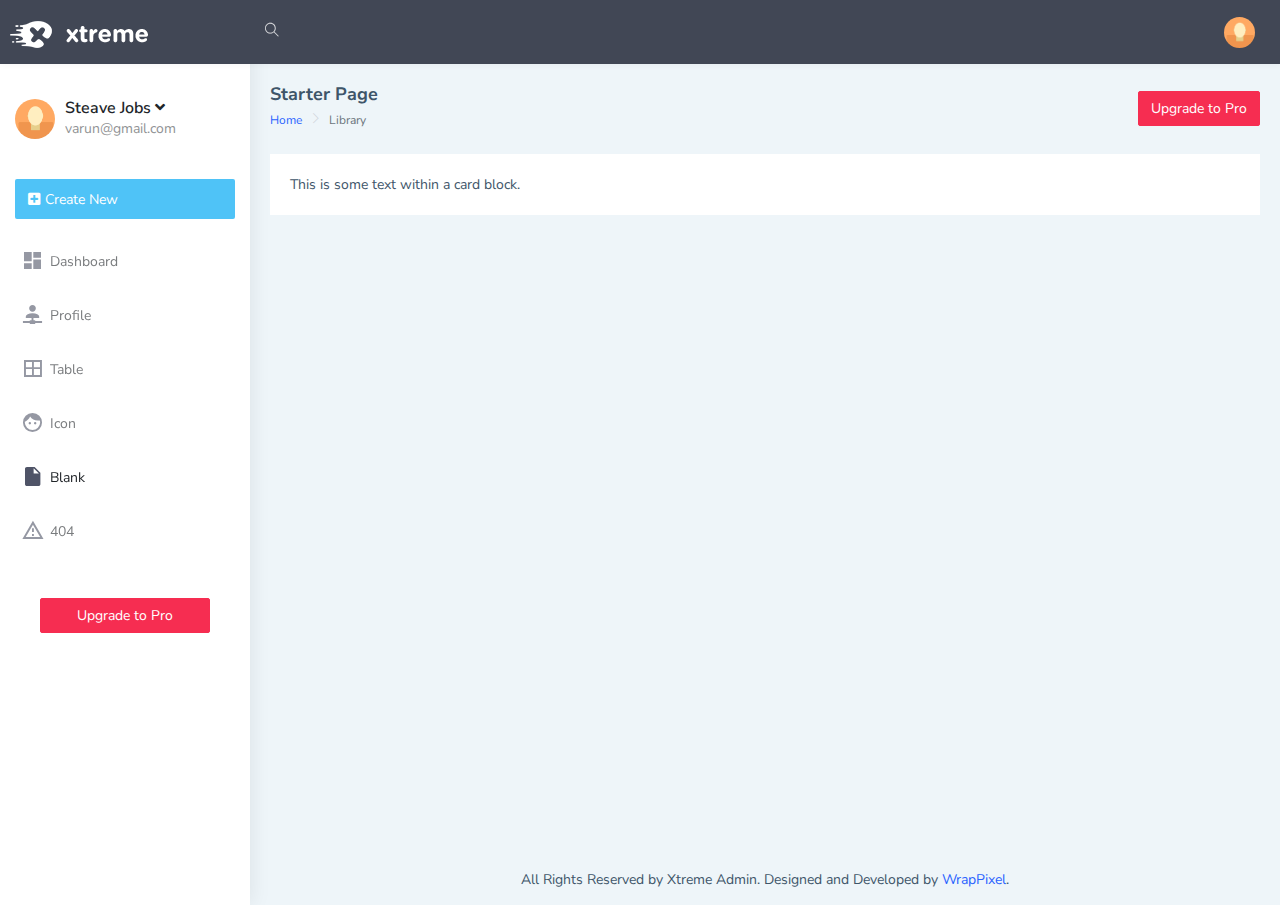
<file: administration/starter-kit.html>
<!DOCTYPE html>
<html dir="ltr" lang="en">

<head>
    <meta charset="utf-8">
    <meta http-equiv="X-UA-Compatible" content="IE=edge">
    <!-- Tell the browser to be responsive to screen width -->
    <meta name="viewport" content="width=device-width, initial-scale=1">
    <meta name="keywords"
        content="wrappixel, admin dashboard, html css dashboard, web dashboard, bootstrap 5 admin, bootstrap 5, css3 dashboard, bootstrap 5 dashboard, Xtreme lite admin bootstrap 5 dashboard, frontend, responsive bootstrap 5 admin template, Xtreme admin lite design, Xtreme admin lite dashboard bootstrap 5 dashboard template">
    <meta name="description"
        content="Xtreme Admin Lite is powerful and clean admin dashboard template, inpired from Bootstrap Framework">
    <meta name="robots" content="noindex,nofollow">
    <title>Xtreme Admin Lite Template by WrapPixel</title>
    <link rel="canonical" href="https://www.wrappixel.com/templates/xtreme-admin-lite/" />
    <!-- Favicon icon -->
    <link rel="icon" type="image/png" sizes="16x16" href="assets/img/favicon.png">
    <!-- Custom CSS -->
    <link href="assets/css/style.min.css" rel="stylesheet">
    <!-- HTML5 Shim and Respond.js IE8 support of HTML5 elements and media queries -->
    <!-- WARNING: Respond.js doesn't work if you view the page via file:// -->
    <!--[if lt IE 9]>
    <script src="https://oss.maxcdn.com/libs/html5shiv/3.7.0/html5shiv.js"></script>
    <script src="https://oss.maxcdn.com/libs/respond.js/1.4.2/respond.min.js"></script>
<![endif]-->
</head>

<body>
    <!-- ============================================================== -->
    <!-- Preloader - style you can find in spinners.css -->
    <!-- ============================================================== -->
    <div class="preloader">
        <div class="lds-ripple">
            <div class="lds-pos"></div>
            <div class="lds-pos"></div>
        </div>
    </div>
    <!-- ============================================================== -->
    <!-- Main wrapper - style you can find in pages.scss -->
    <!-- ============================================================== -->
    <div id="main-wrapper" data-layout="vertical" data-navbarbg="skin5" data-sidebartype="full"
        data-sidebar-position="absolute" data-header-position="absolute" data-boxed-layout="full">
        <!-- ============================================================== -->
        <!-- Topbar header - style you can find in pages.scss -->
        <!-- ============================================================== -->
        <header class="topbar" data-navbarbg="skin5">
            <nav class="navbar top-navbar navbar-expand-md navbar-dark">
                <div class="navbar-header" data-logobg="skin5">
                    <!-- ============================================================== -->
                    <!-- Logo -->
                    <!-- ============================================================== -->
                    <a class="navbar-brand" href="index.html">
                        <!-- Logo icon -->
                        <b class="logo-icon">
                            <!--You can put here icon as well // <i class="wi wi-sunset"></i> //-->
                            <!-- Dark Logo icon -->
                            <img src="assets/img/logo-icon.png" alt="homepage" class="dark-logo" />
                            <!-- Light Logo icon -->
                            <img src="assets/img/logo-light-icon.png" alt="homepage" class="light-logo" />
                        </b>
                        <!--End Logo icon -->
                        <!-- Logo text -->
                        <span class="logo-text">
                            <!-- dark Logo text -->
                            <img src="assets/img/logo-text.png" alt="homepage" class="dark-logo" />
                            <!-- Light Logo text -->
                            <img src="assets/img/logo-light-text.png" class="light-logo" alt="homepage" />
                        </span>
                    </a>
                    <!-- ============================================================== -->
                    <!-- End Logo -->
                    <!-- ============================================================== -->
                    <!-- This is for the sidebar toggle which is visible on mobile only -->
                    <a class="nav-toggler waves-effect waves-light d-block d-md-none" href="javascript:void(0)"><i
                            class="ti-menu ti-close"></i></a>
                </div>
                <!-- ============================================================== -->
                <!-- End Logo -->
                <!-- ============================================================== -->
                <div class="navbar-collapse collapse" id="navbarSupportedContent" data-navbarbg="skin5">
                    <!-- ============================================================== -->
                    <!-- toggle and nav items -->
                    <!-- ============================================================== -->
                    <ul class="navbar-nav float-start me-auto">
                        <!-- ============================================================== -->
                        <!-- Search -->
                        <!-- ============================================================== -->
                        <li class="nav-item search-box"> <a class="nav-link waves-effect waves-dark"
                                href="javascript:void(0)"><i class="ti-search"></i></a>
                            <form class="app-search position-absolute">
                                <input type="text" class="form-control" placeholder="Search &amp; enter"> <a
                                    class="srh-btn"><i class="ti-close"></i></a>
                            </form>
                        </li>
                    </ul>
                    <!-- ============================================================== -->
                    <!-- Right side toggle and nav items -->
                    <!-- ============================================================== -->
                    <ul class="navbar-nav float-end">
                        <!-- ============================================================== -->
                        <!-- User profile and search -->
                        <!-- ============================================================== -->
                        <li class="nav-item dropdown">
                            <a class="nav-link dropdown-toggle text-muted waves-effect waves-dark pro-pic" href="#" id="navbarDropdown" role="button" data-bs-toggle="dropdown" aria-expanded="false">
                                <img src="assets/img/users/1.jpg" alt="user" class="rounded-circle" width="31">
                            </a>
                            <ul class="dropdown-menu dropdown-menu-end user-dd animated" aria-labelledby="navbarDropdown">
                                <a class="dropdown-item" href="javascript:void(0)"><i class="ti-user m-r-5 m-l-5"></i>
                                    My Profile</a>
                                <a class="dropdown-item" href="javascript:void(0)"><i class="ti-wallet m-r-5 m-l-5"></i>
                                    My Balance</a>
                                <a class="dropdown-item" href="javascript:void(0)"><i class="ti-email m-r-5 m-l-5"></i>
                                    Inbox</a>
                            </ul>
                        </li>
                        <!-- ============================================================== -->
                        <!-- User profile and search -->
                        <!-- ============================================================== -->
                    </ul>
                </div>
            </nav>
        </header>
        <!-- ============================================================== -->
        <!-- End Topbar header -->
        <!-- ============================================================== -->
        <!-- ============================================================== -->
        <!-- Left Sidebar - style you can find in sidebar.scss  -->
        <!-- ============================================================== -->
        <aside class="left-sidebar" data-sidebarbg="skin6">
            <!-- Sidebar scroll-->
            <div class="scroll-sidebar">
                <!-- Sidebar navigation-->
                <nav class="sidebar-nav">
                    <ul id="sidebarnav">
                        <!-- User Profile-->
                        <li>
                            <!-- User Profile-->
                            <div class="user-profile d-flex no-block dropdown m-t-20">
                                <div class="user-pic"><img src="assets/img/users/1.jpg" alt="users"
                                                           class="rounded-circle" width="40" /></div>
                                <div class="user-content hide-menu m-l-10">
                                    <a href="#" class="" id="Userdd" role="button"
                                        data-bs-toggle="dropdown" aria-haspopup="true" aria-expanded="false">
                                        <h5 class="m-b-0 user-name font-medium">Steave Jobs <i
                                                class="fa fa-angle-down"></i></h5>
                                        <span class="op-5 user-email">varun@gmail.com</span>
                                    </a>
                                    <div class="dropdown-menu dropdown-menu-end" aria-labelledby="Userdd">
                                        <a class="dropdown-item" href="javascript:void(0)"><i
                                                class="ti-user m-r-5 m-l-5"></i> My Profile</a>
                                        <a class="dropdown-item" href="javascript:void(0)"><i
                                                class="ti-wallet m-r-5 m-l-5"></i> My Balance</a>
                                        <a class="dropdown-item" href="javascript:void(0)"><i
                                                class="ti-email m-r-5 m-l-5"></i> Inbox</a>
                                        <div class="dropdown-divider"></div>
                                        <a class="dropdown-item" href="javascript:void(0)"><i
                                                class="ti-settings m-r-5 m-l-5"></i> Account Setting</a>
                                        <div class="dropdown-divider"></div>
                                        <a class="dropdown-item" href="javascript:void(0)"><i
                                                class="fa fa-power-off m-r-5 m-l-5"></i> Logout</a>
                                    </div>
                                </div>
                            </div>
                            <!-- End User Profile-->
                        </li>
                        <li class="p-15 m-t-10"><a href="javascript:void(0)"
                                class="btn d-block w-100 create-btn text-white no-block d-flex align-items-center"><i
                                    class="fa fa-plus-square"></i> <span class="hide-menu m-l-5">Create New</span> </a>
                        </li>
                        <!-- User Profile-->
                        <li class="sidebar-item"> <a class="sidebar-link waves-effect waves-dark sidebar-link"
                                                     href="index.html" aria-expanded="false"><i class="mdi mdi-view-dashboard"></i><span
                                    class="hide-menu">Dashboard</span></a></li>
                        <li class="sidebar-item"> <a class="sidebar-link waves-effect waves-dark sidebar-link"
                                                     href="pages-profile.html" aria-expanded="false"><i
                                    class="mdi mdi-account-network"></i><span class="hide-menu">Profile</span></a></li>
                        <li class="sidebar-item"> <a class="sidebar-link waves-effect waves-dark sidebar-link"
                                                     href="table-basic.html" aria-expanded="false"><i class="mdi mdi-border-all"></i><span
                                    class="hide-menu">Table</span></a></li>
                        <li class="sidebar-item"> <a class="sidebar-link waves-effect waves-dark sidebar-link"
                                                     href="icon-material.html" aria-expanded="false"><i class="mdi mdi-face"></i><span
                                    class="hide-menu">Icon</span></a></li>
                        <li class="sidebar-item"> <a class="sidebar-link waves-effect waves-dark sidebar-link"
                                href="starter-kit.html" aria-expanded="false"><i class="mdi mdi-file"></i><span
                                    class="hide-menu">Blank</span></a></li>
                        <li class="sidebar-item"> <a class="sidebar-link waves-effect waves-dark sidebar-link"
                                                     href="error-404.html" aria-expanded="false"><i class="mdi mdi-alert-outline"></i><span
                                    class="hide-menu">404</span></a></li>
                        <li class="text-center p-40 upgrade-btn">
                            <a href="https://www.wrappixel.com/templates/xtremeadmin/"
                                class="btn d-block w-100 btn-danger text-white" target="_blank">Upgrade to Pro</a>
                        </li>
                    </ul>

                </nav>
                <!-- End Sidebar navigation -->
            </div>
            <!-- End Sidebar scroll-->
        </aside>
        <!-- ============================================================== -->
        <!-- End Left Sidebar - style you can find in sidebar.scss  -->
        <!-- ============================================================== -->
        <!-- ============================================================== -->
        <!-- Page wrapper  -->
        <!-- ============================================================== -->
        <div class="page-wrapper">
            <!-- ============================================================== -->
            <!-- Bread crumb and right sidebar toggle -->
            <!-- ============================================================== -->
            <div class="page-breadcrumb">
                <div class="row align-items-center">
                    <div class="col-5">
                        <h4 class="page-title">Starter Page</h4>
                        <div class="d-flex align-items-center">
                            <nav aria-label="breadcrumb">
                                <ol class="breadcrumb">
                                    <li class="breadcrumb-item"><a href="#">Home</a></li>
                                    <li class="breadcrumb-item active" aria-current="page">Library</li>
                                </ol>
                            </nav>
                        </div>
                    </div>
                    <div class="col-7">
                        <div class="text-end upgrade-btn">
                            <a href="https://www.wrappixel.com/templates/xtremeadmin/" class="btn btn-danger text-white"
                                target="_blank">Upgrade to Pro</a>
                        </div>
                    </div>
                </div>
            </div>
            <!-- ============================================================== -->
            <!-- End Bread crumb and right sidebar toggle -->
            <!-- ============================================================== -->
            <!-- ============================================================== -->
            <!-- Container fluid  -->
            <!-- ============================================================== -->
            <div class="container-fluid">
                <!-- ============================================================== -->
                <!-- Start Page Content -->
                <!-- ============================================================== -->
                <div class="row">
                    <div class="col-12">
                        <div class="card">
                            <div class="card-body">
                                This is some text within a card block.
                            </div>
                        </div>
                    </div>
                </div>
                <!-- ============================================================== -->
                <!-- End PAge Content -->
                <!-- ============================================================== -->
                <!-- ============================================================== -->
                <!-- Right sidebar -->
                <!-- ============================================================== -->
                <!-- .right-sidebar -->
                <!-- ============================================================== -->
                <!-- End Right sidebar -->
                <!-- ============================================================== -->
            </div>
            <!-- ============================================================== -->
            <!-- End Container fluid  -->
            <!-- ============================================================== -->
            <!-- ============================================================== -->
            <!-- footer -->
            <!-- ============================================================== -->
            <footer class="footer text-center">
                All Rights Reserved by Xtreme Admin. Designed and Developed by <a
                    href="https://www.wrappixel.com">WrapPixel</a>.
            </footer>
            <!-- ============================================================== -->
            <!-- End footer -->
            <!-- ============================================================== -->
        </div>
        <!-- ============================================================== -->
        <!-- End Page wrapper  -->
        <!-- ============================================================== -->
    </div>
    <!-- ============================================================== -->
    <!-- End Wrapper -->
    <!-- ============================================================== -->
    <!-- ============================================================== -->
    <!-- All Jquery -->
    <!-- ============================================================== -->
    <script src="assets/libs/jquery/dist/jquery.min.js"></script>
    <!-- Bootstrap tether Core JavaScript -->
    <script src="assets/libs/bootstrap/dist/js/bootstrap.bundle.min.js"></script>
    <script src="assets/js/app-style-switcher.js"></script>
    <!--Wave Effects -->
    <script src="assets/js/waves.js"></script>
    <!--Menu sidebar -->
    <script src="assets/js/sidebarmenu.js"></script>
    <!--Custom JavaScript -->
    <script src="assets/js/custom.js"></script>
</body>

</html>
</file>
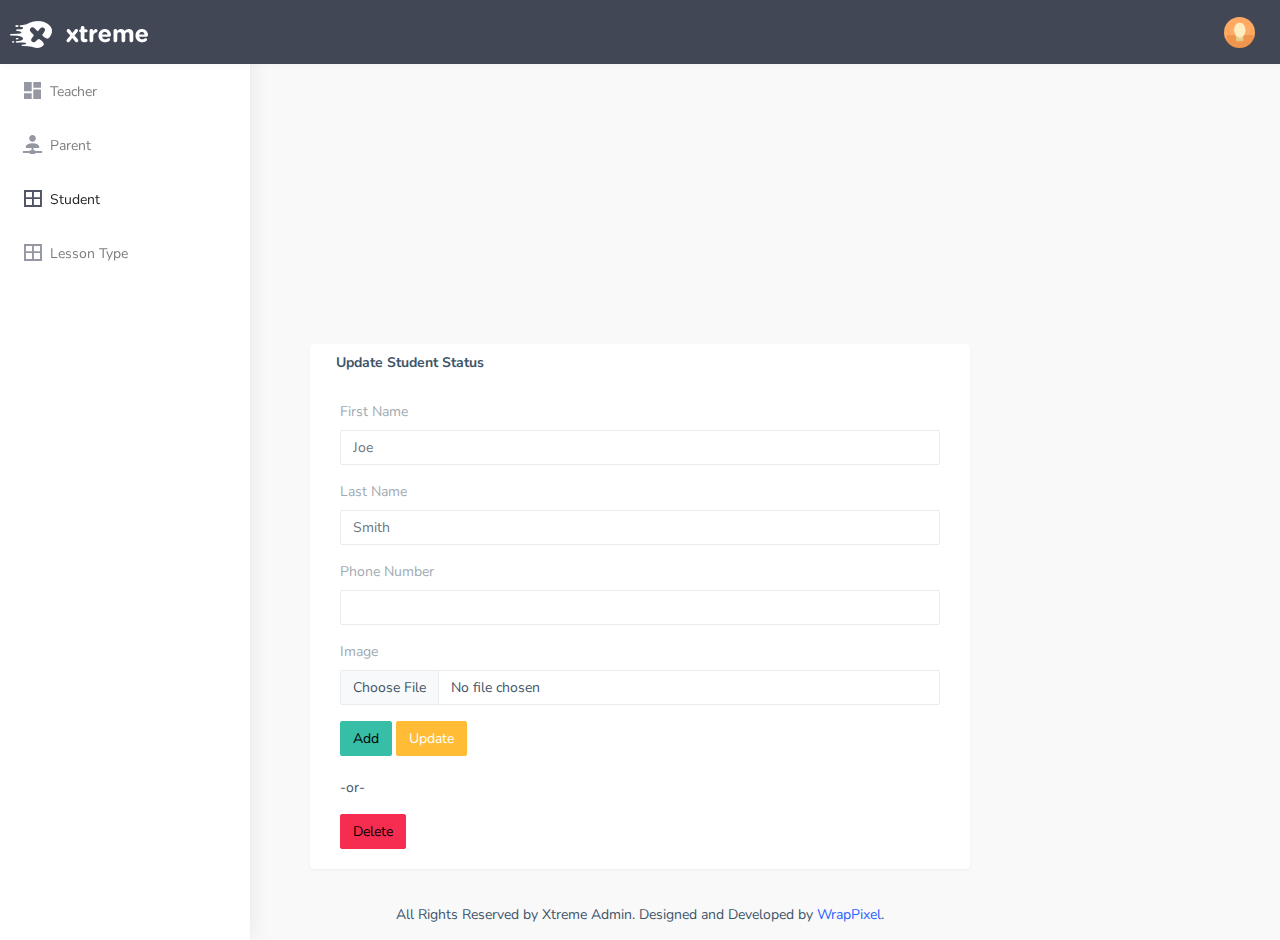
<file: administration/student.html>
<!DOCTYPE html>
<html dir="ltr" lang="en">

<head>
    <meta charset="utf-8">
    <meta http-equiv="X-UA-Compatible" content="IE=edge">
    <!-- Tell the browser to be responsive to screen width -->
    <meta name="viewport" content="width=device-width, initial-scale=1">
    <meta name="keywords"
        content="wrappixel, admin dashboard, html css dashboard, web dashboard, bootstrap 5 admin, bootstrap 5, css3 dashboard, bootstrap 5 dashboard, Xtreme lite admin bootstrap 5 dashboard, frontend, responsive bootstrap 5 admin template, Xtreme admin lite design, Xtreme admin lite dashboard bootstrap 5 dashboard template">
    <meta name="description"
        content="Xtreme Admin Lite is powerful and clean admin dashboard template, inpired from Bootstrap Framework">
    <meta name="robots" content="noindex,nofollow">
    <title>Xtreme Admin Lite Template by WrapPixel</title>
    <link rel="canonical" href="https://www.wrappixel.com/templates/xtreme-admin-lite/" />
    <!-- Favicon icon -->
    <link rel="icon" type="image/png" sizes="16x16" href="assets/img/favicon.png">
    <!-- Custom CSS -->
    <link href="assets/libs/chartist/dist/chartist.min.css" rel="stylesheet">
    <!-- Custom CSS -->
    <link href="assets/css/style.min.css" rel="stylesheet">
    <link href="assets/css/custom_css/admin_index.css" rel="stylesheet">
    <!-- HTML5 Shim and Respond.js IE8 support of HTML5 elements and media queries -->
    <!-- WARNING: Respond.js doesn't work if you view the page via file:// -->
    <!--[if lt IE 9]>
    <script src="https://oss.maxcdn.com/libs/html5shiv/3.7.0/html5shiv.js"></script>
    <script src="https://oss.maxcdn.com/libs/respond.js/1.4.2/respond.min.js"></script>
<![endif]-->
</head>

<body>
    <!-- ============================================================== -->
    <!-- Preloader - style you can find in spinners.css -->
    <!-- ============================================================== -->
    <div class="preloader">
        <div class="lds-ripple">
            <div class="lds-pos"></div>
            <div class="lds-pos"></div>
        </div>
    </div>
    <!-- ============================================================== -->
    <!-- Main wrapper - style you can find in pages.scss -->
    <!-- ============================================================== -->
    <div id="main-wrapper" data-layout="vertical" data-navbarbg="skin5" data-sidebartype="full"
        data-sidebar-position="absolute" data-header-position="absolute" data-boxed-layout="full">
        <!-- ============================================================== -->
        <!-- Topbar header - style you can find in pages.scss -->
        <!-- ============================================================== -->
        <header class="topbar" data-navbarbg="skin5">
            <nav class="navbar top-navbar navbar-expand-md navbar-dark">
                <div class="navbar-header" data-logobg="skin5">
                    <!-- ============================================================== -->
                    <!-- Logo -->
                    <!-- ============================================================== -->
                    <a class="navbar-brand" href="index.html">
                        <!-- Logo icon -->
                        <b class="logo-icon">
                            <!--You can put here icon as well // <i class="wi wi-sunset"></i> //-->
                            <!-- Dark Logo icon -->
                            <img src="assets/img/logo-icon.png" alt="homepage" class="dark-logo" />
                            <!-- Light Logo icon -->
                            <img src="assets/img/logo-light-icon.png" alt="homepage" class="light-logo" />
                        </b>
                        <!--End Logo icon -->
                        <!-- Logo text -->
                        <span class="logo-text">
                            <!-- dark Logo text -->
                            <img src="assets/img/logo-text.png" alt="homepage" class="dark-logo" />
                            <!-- Light Logo text -->
                            <img src="assets/img/logo-light-text.png" class="light-logo" alt="homepage" />
                        </span>
                    </a>
                    <!-- ============================================================== -->
                    <!-- End Logo -->
                    <!-- ============================================================== -->
                    <!-- This is for the sidebar toggle which is visible on mobile only -->
                    <a class="nav-toggler waves-effect waves-light d-block d-md-none" href="javascript:void(0)"><i
                            class="ti-menu ti-close"></i></a>
                </div>
                <!-- ============================================================== -->
                <!-- End Logo -->
                <!-- ============================================================== -->
                <div class="navbar-collapse collapse" id="navbarSupportedContent" data-navbarbg="skin5">
                    <!-- ============================================================== -->
                    <!-- toggle and nav items -->
                    <!-- ============================================================== -->
                    <ul class="navbar-nav float-start me-auto">
                        <!-- ============================================================== -->
                        <!-- Search -->
                        <!-- ============================================================== -->
                        
                    </ul>
                    <!-- ============================================================== -->
                    <!-- Right side toggle and nav items -->
                    <!-- ============================================================== -->
                    <ul class="navbar-nav float-end">
                        <!-- ============================================================== -->
                        <!-- User profile and search -->
                        <!-- ============================================================== -->
                        <li class="nav-item dropdown">
                            <a class="nav-link dropdown-toggle text-muted waves-effect waves-dark pro-pic" href="#" id="navbarDropdown" role="button" data-bs-toggle="dropdown" aria-expanded="false">
                                <img src="assets/img/users/1.jpg" alt="user" class="rounded-circle" width="31">
                            </a>
                            <ul class="dropdown-menu dropdown-menu-end user-dd animated" aria-labelledby="navbarDropdown">
                                <a class="dropdown-item" href="javascript:void(0)"><i class="ti-user m-r-5 m-l-5"></i>
                                    My Profile</a>
                                <a class="dropdown-item" href="javascript:void(0)"><i class="ti-wallet m-r-5 m-l-5"></i>
                                    My Balance</a>
                                <a class="dropdown-item" href="javascript:void(0)"><i class="ti-email m-r-5 m-l-5"></i>
                                    Inbox</a>
                            </ul>
                        </li>
                        <!-- ============================================================== -->
                        <!-- User profile and search -->
                        <!-- ============================================================== -->
                    </ul>
                </div>
            </nav>
        </header>
        <!-- ============================================================== -->
        <!-- End Topbar header -->
        <!-- ============================================================== -->
        <!-- ============================================================== -->
        <!-- Left Sidebar - style you can find in sidebar.scss  -->
        <!-- ============================================================== -->
        <aside class="left-sidebar" data-sidebarbg="skin6">
            <!-- Sidebar scroll-->
            <div class="scroll-sidebar">
                <!-- Sidebar navigation-->
                <nav class="sidebar-nav">
                    <ul id="sidebarnav">
                       
                        <li class="sidebar-item"> <a class="sidebar-link waves-effect waves-dark sidebar-link"
                                href="index.html" aria-expanded="false"><i class="mdi mdi-view-dashboard"></i><span
                                    class="hide-menu">Teacher</span></a></li>
                        <li class="sidebar-item"> <a class="sidebar-link waves-effect waves-dark sidebar-link"
                                                     href="parent.html" aria-expanded="false"><i
                                    class="mdi mdi-account-network"></i><span class="hide-menu">Parent</span></a></li>
                        <li class="sidebar-item"> <a class="sidebar-link waves-effect waves-dark sidebar-link"
                                                     href="student.html" aria-expanded="false"><i class="mdi mdi-border-all"></i><span
                                    class="hide-menu">Student</span></a></li>
                        <li class="sidebar-item"> <a class="sidebar-link waves-effect waves-dark sidebar-link"
                                                     href="lesson_type.html" aria-expanded="false"><i class="mdi mdi-border-all"></i><span
                                    class="hide-menu">Lesson Type</span></a></li>
                        
                    </ul>

                </nav>
                <!-- End Sidebar navigation -->
            </div>
            <!-- End Sidebar scroll-->
        </aside>
        <!-- ============================================================== -->
        <!-- End Left Sidebar - style you can find in sidebar.scss  -->
        <!-- ============================================================== -->
        <!-- ============================================================== -->
        <!-- Page wrapper  
                •	Admin Teacher page to add, delete, update teacher
                    o	This teacher will be listed in the drop down on check in page
                    o	Form Fields:
                    	Name
                    	Image
                    	Phone number (incase Jason wants to send text message when a student arrives)
        -->




        <!-- ============================================================== -->
        <div>
         
          <form style="width: 50%; margin: auto; margin-top: 20em; max-width: 800px;">
              <div id="content" class="flex">
                <div class="">
                    <div class="page-content page-container" id="page-content">
                        <div class="padding">
                            <div class="row">
                                    <div class="card">
                                        <div class="card-header"><strong>Update Student Status</strong></div>
                                        <div class="card-body">
                                            <form autocomplete="on">
                                                <div class="form-group"><label class="text-muted" for="fname">First Name</label><input name="name" class="form-control" id="fname" placeholder="Joe" required></div>
                                                <div class="form-group"><label class="text-muted" for="lname">Last Name</label><input name="name" class="form-control" id="lname" placeholder="Smith" required></div>
                                                <div class="form-group"><label class="text-muted" for="phone">Phone Number</label><input type="tel" class="form-control" id="phone" pattern="[0-9]{3}-[0-9]{3}-[0-9]{4}"></div>
                                                <div class="form-group"><label class="text-muted" for="img">Image</label><input type="file" class="form-control" id="img" accept="image/*"></div>
                                                
                                                <button type="submit" class="btn btn-success">Add</button>
                                                <button type="submit" class="btn btn-warning">Update</button><br><br>
                                                <p>-or-</p>
                                                <button type="submit" class="btn btn-danger">Delete</button>
                                            </form>
                                        </div>
                                    </div>
                            </div>
                        </div>
                    </div>
                </div>
            </div>
          </form>
           
















            <footer class="footer text-center">
                All Rights Reserved by Xtreme Admin. Designed and Developed by <a
                    href="https://www.wrappixel.com">WrapPixel</a>.
            </footer>
            <!-- ============================================================== -->
            <!-- End footer -->
            <!-- ============================================================== -->
        </div>
        <!-- ============================================================== -->
        <!-- End Page wrapper  -->
        <!-- ============================================================== -->
    </div>
    <!-- ============================================================== -->
    <!-- End Wrapper -->
    <!-- ============================================================== -->
    <!-- ============================================================== -->
    <!-- All Jquery -->
    <!-- ============================================================== -->
    <script src="assets/libs/jquery/dist/jquery.min.js"></script>
    <!-- Bootstrap tether Core JavaScript -->
    <script src="assets/libs/bootstrap/dist/js/bootstrap.bundle.min.js"></script>
    <script src="assets/js/app-style-switcher.js"></script>
    <!--Wave Effects -->
    <script src="assets/js/waves.js"></script>
    <!--Menu sidebar -->
    <script src="assets/js/sidebarmenu.js"></script>
    <!--Custom JavaScript -->
    <script src="assets/js/custom.js"></script>
    <!--This page JavaScript -->
    <!--chartis chart-->
    <script src="assets/libs/chartist/dist/chartist.min.js"></script>
    <script src="assets/libs/chartist-plugin-tooltips/dist/chartist-plugin-tooltip.min.js"></script>
    <script src="assets/js/pages/dashboards/dashboard1.js"></script>
</body>

</html>
</file>
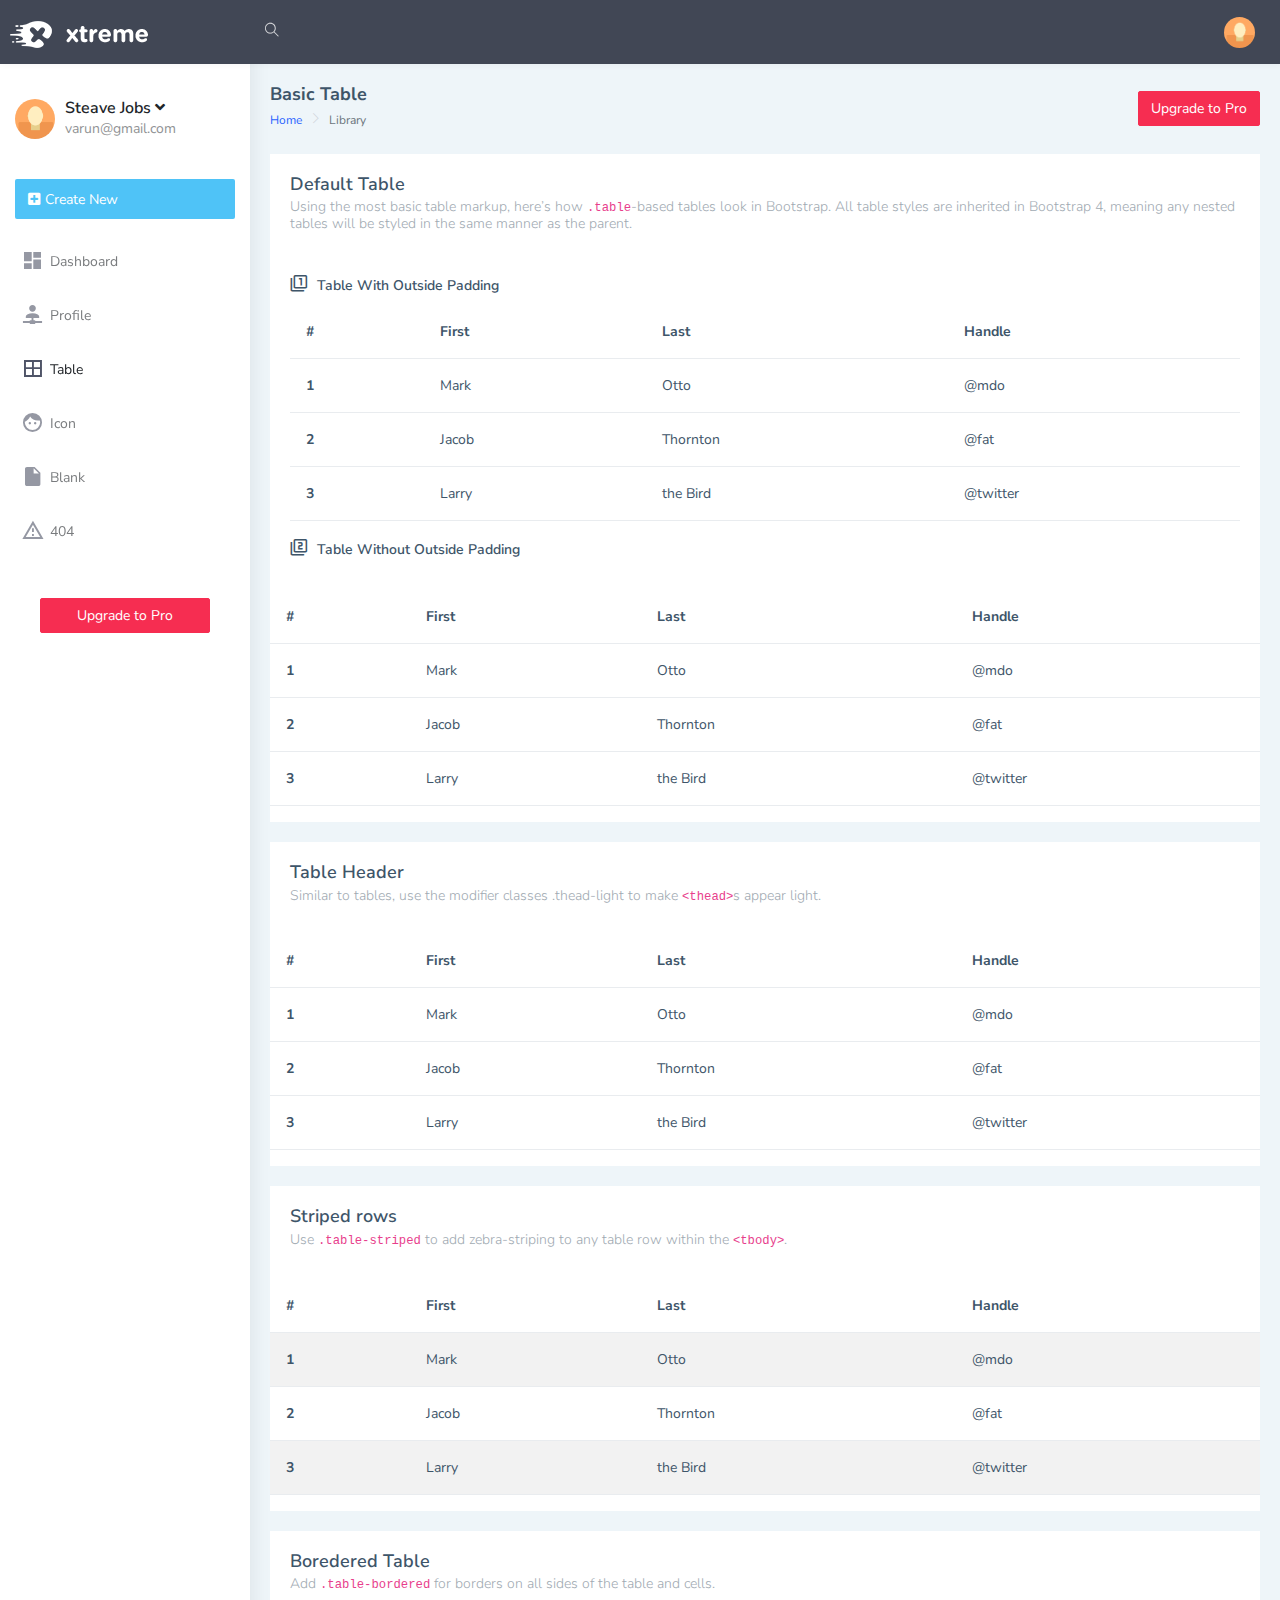
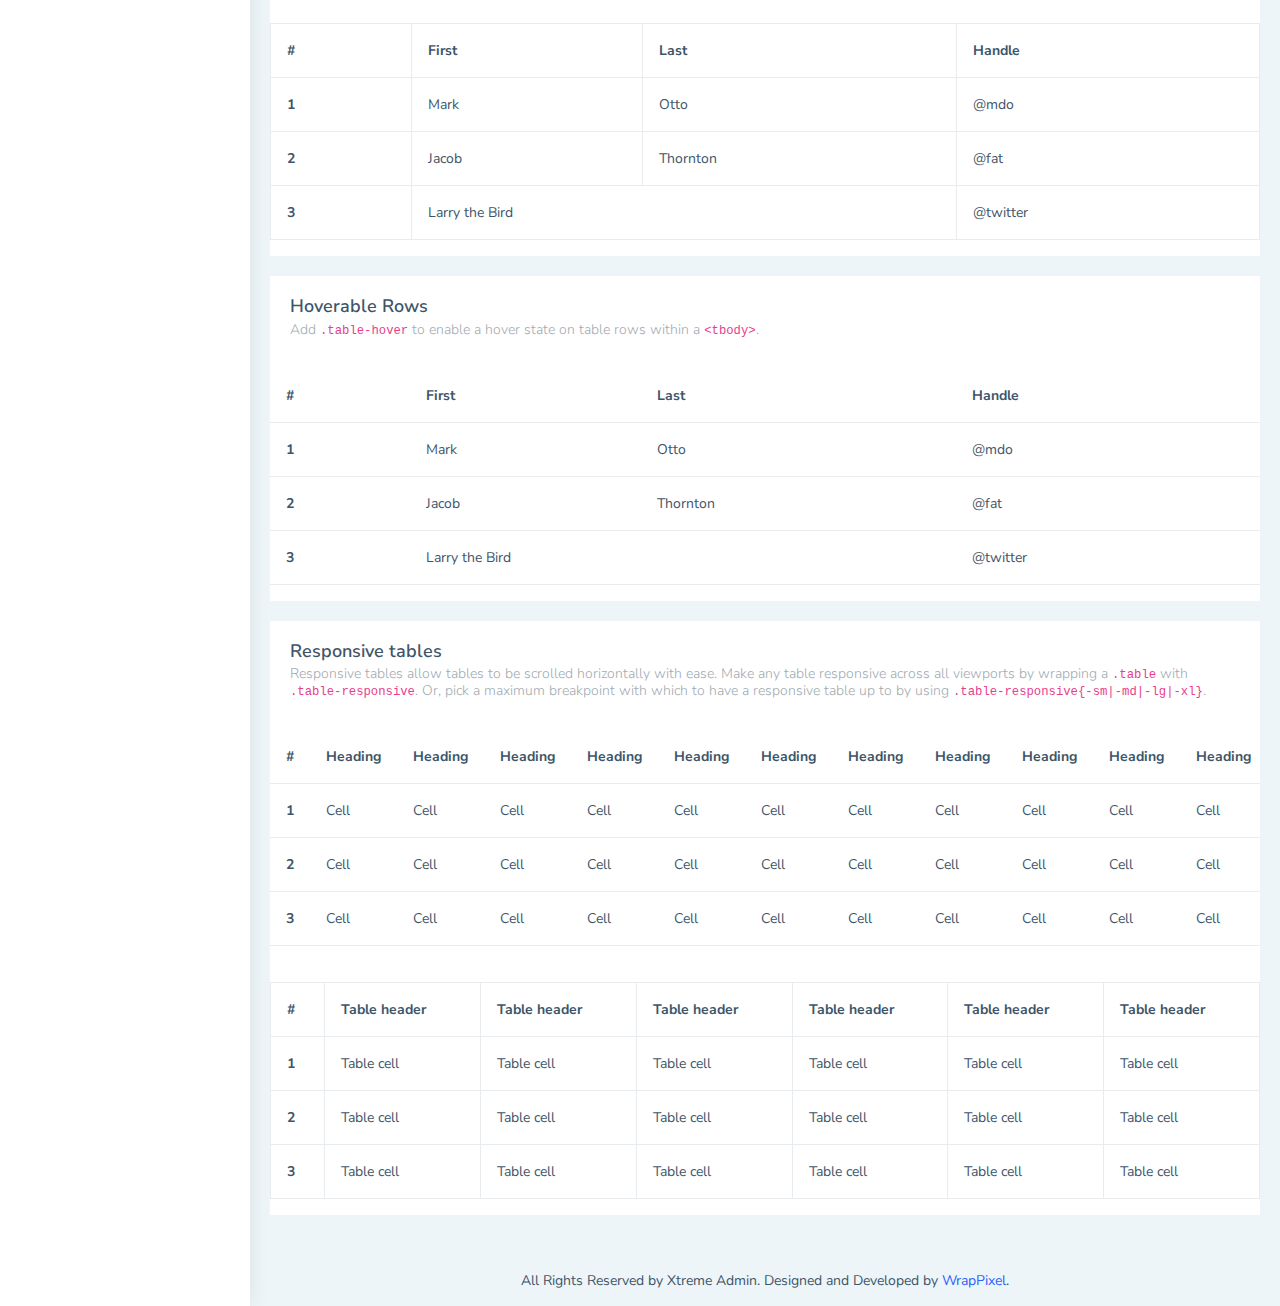
<file: administration/table-basic.html>
<!DOCTYPE html>
<html dir="ltr" lang="en">

<head>
    <meta charset="utf-8">
    <meta http-equiv="X-UA-Compatible" content="IE=edge">
    <!-- Tell the browser to be responsive to screen width -->
    <meta name="viewport" content="width=device-width, initial-scale=1">
    <meta name="keywords"
        content="wrappixel, admin dashboard, html css dashboard, web dashboard, bootstrap 5 admin, bootstrap 5, css3 dashboard, bootstrap 5 dashboard, Xtreme lite admin bootstrap 5 dashboard, frontend, responsive bootstrap 5 admin template, Xtreme admin lite design, Xtreme admin lite dashboard bootstrap 5 dashboard template">
    <meta name="description"
        content="Xtreme Admin Lite is powerful and clean admin dashboard template, inpired from Bootstrap Framework">
    <meta name="robots" content="noindex,nofollow">
    <title>Xtreme Admin Lite Template by WrapPixel</title>
    <link rel="canonical" href="https://www.wrappixel.com/templates/xtreme-admin-lite/" />
    <!-- Favicon icon -->
    <link rel="icon" type="image/png" sizes="16x16" href="assets/img/favicon.png">
    <!-- Custom CSS -->
    <link href="assets/css/style.min.css" rel="stylesheet">
    <!-- HTML5 Shim and Respond.js IE8 support of HTML5 elements and media queries -->
    <!-- WARNING: Respond.js doesn't work if you view the page via file:// -->
    <!--[if lt IE 9]>
    <script src="https://oss.maxcdn.com/libs/html5shiv/3.7.0/html5shiv.js"></script>
    <script src="https://oss.maxcdn.com/libs/respond.js/1.4.2/respond.min.js"></script>
<![endif]-->
</head>

<body>
    <!-- ============================================================== -->
    <!-- Preloader - style you can find in spinners.css -->
    <!-- ============================================================== -->
    <div class="preloader">
        <div class="lds-ripple">
            <div class="lds-pos"></div>
            <div class="lds-pos"></div>
        </div>
    </div>
    <!-- ============================================================== -->
    <!-- Main wrapper - style you can find in pages.scss -->
    <!-- ============================================================== -->
    <div id="main-wrapper" data-layout="vertical" data-navbarbg="skin5" data-sidebartype="full"
        data-sidebar-position="absolute" data-header-position="absolute" data-boxed-layout="full">
        <!-- ============================================================== -->
        <!-- Topbar header - style you can find in pages.scss -->
        <!-- ============================================================== -->
        <header class="topbar" data-navbarbg="skin5">
            <nav class="navbar top-navbar navbar-expand-md navbar-dark">
                <div class="navbar-header" data-logobg="skin5">
                    <!-- ============================================================== -->
                    <!-- Logo -->
                    <!-- ============================================================== -->
                    <a class="navbar-brand" href="index.html">
                        <!-- Logo icon -->
                        <b class="logo-icon">
                            <!--You can put here icon as well // <i class="wi wi-sunset"></i> //-->
                            <!-- Dark Logo icon -->
                            <img src="assets/img/logo-icon.png" alt="homepage" class="dark-logo" />
                            <!-- Light Logo icon -->
                            <img src="assets/img/logo-light-icon.png" alt="homepage" class="light-logo" />
                        </b>
                        <!--End Logo icon -->
                        <!-- Logo text -->
                        <span class="logo-text">
                            <!-- dark Logo text -->
                            <img src="assets/img/logo-text.png" alt="homepage" class="dark-logo" />
                            <!-- Light Logo text -->
                            <img src="assets/img/logo-light-text.png" class="light-logo" alt="homepage" />
                        </span>
                    </a>
                    <!-- ============================================================== -->
                    <!-- End Logo -->
                    <!-- ============================================================== -->
                    <!-- This is for the sidebar toggle which is visible on mobile only -->
                    <a class="nav-toggler waves-effect waves-light d-block d-md-none" href="javascript:void(0)"><i
                            class="ti-menu ti-close"></i></a>
                </div>
                <!-- ============================================================== -->
                <!-- End Logo -->
                <!-- ============================================================== -->
                <div class="navbar-collapse collapse" id="navbarSupportedContent" data-navbarbg="skin5">
                    <!-- ============================================================== -->
                    <!-- toggle and nav items -->
                    <!-- ============================================================== -->
                    <ul class="navbar-nav float-start me-auto">
                        <!-- ============================================================== -->
                        <!-- Search -->
                        <!-- ============================================================== -->
                        <li class="nav-item search-box"> <a class="nav-link waves-effect waves-dark"
                                href="javascript:void(0)"><i class="ti-search"></i></a>
                            <form class="app-search position-absolute">
                                <input type="text" class="form-control" placeholder="Search &amp; enter"> <a
                                    class="srh-btn"><i class="ti-close"></i></a>
                            </form>
                        </li>
                    </ul>
                    <!-- ============================================================== -->
                    <!-- Right side toggle and nav items -->
                    <!-- ============================================================== -->
                    <ul class="navbar-nav float-end">
                        <!-- ============================================================== -->
                        <!-- User profile and search -->
                        <!-- ============================================================== -->
                        <li class="nav-item dropdown">
                            <a class="nav-link dropdown-toggle text-muted waves-effect waves-dark pro-pic" href="#" id="navbarDropdown" role="button" data-bs-toggle="dropdown" aria-expanded="false">
                                <img src="assets/img/users/1.jpg" alt="user" class="rounded-circle" width="31">
                            </a>
                            <ul class="dropdown-menu dropdown-menu-end user-dd animated" aria-labelledby="navbarDropdown">
                                <a class="dropdown-item" href="javascript:void(0)"><i class="ti-user m-r-5 m-l-5"></i>
                                    My Profile</a>
                                <a class="dropdown-item" href="javascript:void(0)"><i class="ti-wallet m-r-5 m-l-5"></i>
                                    My Balance</a>
                                <a class="dropdown-item" href="javascript:void(0)"><i class="ti-email m-r-5 m-l-5"></i>
                                    Inbox</a>
                            </ul>
                        </li>
                        <!-- ============================================================== -->
                        <!-- User profile and search -->
                        <!-- ============================================================== -->
                    </ul>
                </div>
            </nav>
        </header>
        <!-- ============================================================== -->
        <!-- End Topbar header -->
        <!-- ============================================================== -->
        <!-- ============================================================== -->
        <!-- Left Sidebar - style you can find in sidebar.scss  -->
        <!-- ============================================================== -->
        <aside class="left-sidebar" data-sidebarbg="skin6">
            <!-- Sidebar scroll-->
            <div class="scroll-sidebar">
                <!-- Sidebar navigation-->
                <nav class="sidebar-nav">
                    <ul id="sidebarnav">
                        <!-- User Profile-->
                        <li>
                            <!-- User Profile-->
                            <div class="user-profile d-flex no-block dropdown m-t-20">
                                <div class="user-pic"><img src="assets/img/users/1.jpg" alt="users"
                                                           class="rounded-circle" width="40" /></div>
                                <div class="user-content hide-menu m-l-10">
                                    <a href="#" class="" id="Userdd" role="button"
                                        data-bs-toggle="dropdown" aria-haspopup="true" aria-expanded="false">
                                        <h5 class="m-b-0 user-name font-medium">Steave Jobs <i
                                                class="fa fa-angle-down"></i></h5>
                                        <span class="op-5 user-email">varun@gmail.com</span>
                                    </a>
                                    <div class="dropdown-menu dropdown-menu-end" aria-labelledby="Userdd">
                                        <a class="dropdown-item" href="javascript:void(0)"><i
                                                class="ti-user m-r-5 m-l-5"></i> My Profile</a>
                                        <a class="dropdown-item" href="javascript:void(0)"><i
                                                class="ti-wallet m-r-5 m-l-5"></i> My Balance</a>
                                        <a class="dropdown-item" href="javascript:void(0)"><i
                                                class="ti-email m-r-5 m-l-5"></i> Inbox</a>
                                        <div class="dropdown-divider"></div>
                                        <a class="dropdown-item" href="javascript:void(0)"><i
                                                class="ti-settings m-r-5 m-l-5"></i> Account Setting</a>
                                        <div class="dropdown-divider"></div>
                                        <a class="dropdown-item" href="javascript:void(0)"><i
                                                class="fa fa-power-off m-r-5 m-l-5"></i> Logout</a>
                                    </div>
                                </div>
                            </div>
                            <!-- End User Profile-->
                        </li>
                        <li class="p-15 m-t-10"><a href="javascript:void(0)"
                                class="btn d-block w-100 create-btn text-white no-block d-flex align-items-center"><i
                                    class="fa fa-plus-square"></i> <span class="hide-menu m-l-5">Create New</span> </a>
                        </li>
                        <!-- User Profile-->
                        <li class="sidebar-item"> <a class="sidebar-link waves-effect waves-dark sidebar-link"
                                                     href="index.html" aria-expanded="false"><i class="mdi mdi-view-dashboard"></i><span
                                    class="hide-menu">Dashboard</span></a></li>
                        <li class="sidebar-item"> <a class="sidebar-link waves-effect waves-dark sidebar-link"
                                                     href="pages-profile.html" aria-expanded="false"><i
                                    class="mdi mdi-account-network"></i><span class="hide-menu">Profile</span></a></li>
                        <li class="sidebar-item"> <a class="sidebar-link waves-effect waves-dark sidebar-link"
                                href="table-basic.html" aria-expanded="false"><i class="mdi mdi-border-all"></i><span
                                    class="hide-menu">Table</span></a></li>
                        <li class="sidebar-item"> <a class="sidebar-link waves-effect waves-dark sidebar-link"
                                                     href="icon-material.html" aria-expanded="false"><i class="mdi mdi-face"></i><span
                                    class="hide-menu">Icon</span></a></li>
                        <li class="sidebar-item"> <a class="sidebar-link waves-effect waves-dark sidebar-link"
                                                     href="starter-kit.html" aria-expanded="false"><i class="mdi mdi-file"></i><span
                                    class="hide-menu">Blank</span></a></li>
                        <li class="sidebar-item"> <a class="sidebar-link waves-effect waves-dark sidebar-link"
                                                     href="error-404.html" aria-expanded="false"><i class="mdi mdi-alert-outline"></i><span
                                    class="hide-menu">404</span></a></li>
                        <li class="text-center p-40 upgrade-btn">
                            <a href="https://www.wrappixel.com/templates/xtremeadmin/"
                                class="btn d-block w-100 btn-danger text-white" target="_blank">Upgrade to Pro</a>
                        </li>
                    </ul>

                </nav>
                <!-- End Sidebar navigation -->
            </div>
            <!-- End Sidebar scroll-->
        </aside>
        <!-- ============================================================== -->
        <!-- End Left Sidebar - style you can find in sidebar.scss  -->
        <!-- ============================================================== -->
        <!-- ============================================================== -->
        <!-- Page wrapper  -->
        <!-- ============================================================== -->
        <div class="page-wrapper">
            <!-- ============================================================== -->
            <!-- Bread crumb and right sidebar toggle -->
            <!-- ============================================================== -->
            <div class="page-breadcrumb">
                <div class="row align-items-center">
                    <div class="col-5">
                        <h4 class="page-title">Basic Table</h4>
                        <div class="d-flex align-items-center">
                            <nav aria-label="breadcrumb">
                                <ol class="breadcrumb">
                                    <li class="breadcrumb-item"><a href="#">Home</a></li>
                                    <li class="breadcrumb-item active" aria-current="page">Library</li>
                                </ol>
                            </nav>
                        </div>
                    </div>
                    <div class="col-7">
                        <div class="text-end upgrade-btn">
                            <a href="https://www.wrappixel.com/templates/xtremeadmin/" class="btn btn-danger text-white"
                                target="_blank">Upgrade to Pro</a>
                        </div>
                    </div>
                </div>
            </div>
            <!-- ============================================================== -->
            <!-- End Bread crumb and right sidebar toggle -->
            <!-- ============================================================== -->
            <!-- ============================================================== -->
            <!-- Container fluid  -->
            <!-- ============================================================== -->
            <div class="container-fluid">
                <!-- ============================================================== -->
                <!-- Start Page Content -->
                <!-- ============================================================== -->
                <div class="row">
                    <div class="col-12">
                        <div class="card">
                            <div class="card-body">
                                <h4 class="card-title">Default Table</h4>
                                <h6 class="card-subtitle">Using the most basic table markup, here’s how
                                    <code>.table</code>-based tables look in Bootstrap. All table styles are inherited
                                    in Bootstrap 4, meaning any nested tables will be styled in the same manner as the
                                    parent.</h6>
                                <h6 class="card-title m-t-40"><i
                                        class="m-r-5 font-18 mdi mdi-numeric-1-box-multiple-outline"></i> Table With
                                    Outside Padding</h6>
                                <div class="table-responsive">
                                    <table class="table">
                                        <thead>
                                            <tr>
                                                <th scope="col">#</th>
                                                <th scope="col">First</th>
                                                <th scope="col">Last</th>
                                                <th scope="col">Handle</th>
                                            </tr>
                                        </thead>
                                        <tbody>
                                            <tr>
                                                <th scope="row">1</th>
                                                <td>Mark</td>
                                                <td>Otto</td>
                                                <td>@mdo</td>
                                            </tr>
                                            <tr>
                                                <th scope="row">2</th>
                                                <td>Jacob</td>
                                                <td>Thornton</td>
                                                <td>@fat</td>
                                            </tr>
                                            <tr>
                                                <th scope="row">3</th>
                                                <td>Larry</td>
                                                <td>the Bird</td>
                                                <td>@twitter</td>
                                            </tr>
                                        </tbody>
                                    </table>
                                </div>
                                <h6 class="card-title"><i
                                        class="m-r-5 font-18 mdi mdi-numeric-2-box-multiple-outline"></i> Table Without
                                    Outside Padding</h6>
                            </div>
                            <div class="table-responsive">
                                <table class="table">
                                    <thead>
                                        <tr>
                                            <th scope="col">#</th>
                                            <th scope="col">First</th>
                                            <th scope="col">Last</th>
                                            <th scope="col">Handle</th>
                                        </tr>
                                    </thead>
                                    <tbody>
                                        <tr>
                                            <th scope="row">1</th>
                                            <td>Mark</td>
                                            <td>Otto</td>
                                            <td>@mdo</td>
                                        </tr>
                                        <tr>
                                            <th scope="row">2</th>
                                            <td>Jacob</td>
                                            <td>Thornton</td>
                                            <td>@fat</td>
                                        </tr>
                                        <tr>
                                            <th scope="row">3</th>
                                            <td>Larry</td>
                                            <td>the Bird</td>
                                            <td>@twitter</td>
                                        </tr>
                                    </tbody>
                                </table>
                            </div>
                        </div>
                    </div>
                    <div class="col-12">
                        <div class="card">
                            <div class="card-body">
                                <h4 class="card-title">Table Header</h4>
                                <h6 class="card-subtitle">Similar to tables, use the modifier classes .thead-light to
                                    make <code>&lt;thead&gt;</code>s appear light.</h6>
                            </div>
                            <div class="table-responsive">
                                <table class="table">
                                    <thead class="thead-light">
                                        <tr>
                                            <th scope="col">#</th>
                                            <th scope="col">First</th>
                                            <th scope="col">Last</th>
                                            <th scope="col">Handle</th>
                                        </tr>
                                    </thead>
                                    <tbody>
                                        <tr>
                                            <th scope="row">1</th>
                                            <td>Mark</td>
                                            <td>Otto</td>
                                            <td>@mdo</td>
                                        </tr>
                                        <tr>
                                            <th scope="row">2</th>
                                            <td>Jacob</td>
                                            <td>Thornton</td>
                                            <td>@fat</td>
                                        </tr>
                                        <tr>
                                            <th scope="row">3</th>
                                            <td>Larry</td>
                                            <td>the Bird</td>
                                            <td>@twitter</td>
                                        </tr>
                                    </tbody>
                                </table>
                            </div>
                        </div>
                    </div>
                    <div class="col-12">
                        <div class="card">
                            <div class="card-body">
                                <h4 class="card-title">Striped rows</h4>
                                <h6 class="card-subtitle">Use <code>.table-striped</code> to add zebra-striping to any
                                    table row within the <code>&lt;tbody&gt;</code>.</h6>
                            </div>
                            <div class="table-responsive">
                                <table class="table table-striped">
                                    <thead>
                                        <tr>
                                            <th scope="col">#</th>
                                            <th scope="col">First</th>
                                            <th scope="col">Last</th>
                                            <th scope="col">Handle</th>
                                        </tr>
                                    </thead>
                                    <tbody>
                                        <tr>
                                            <th scope="row">1</th>
                                            <td>Mark</td>
                                            <td>Otto</td>
                                            <td>@mdo</td>
                                        </tr>
                                        <tr>
                                            <th scope="row">2</th>
                                            <td>Jacob</td>
                                            <td>Thornton</td>
                                            <td>@fat</td>
                                        </tr>
                                        <tr>
                                            <th scope="row">3</th>
                                            <td>Larry</td>
                                            <td>the Bird</td>
                                            <td>@twitter</td>
                                        </tr>
                                    </tbody>
                                </table>
                            </div>
                        </div>
                    </div>
                    <div class="col-12">
                        <div class="card">
                            <div class="card-body">
                                <h4 class="card-title">Boredered Table</h4>
                                <h6 class="card-subtitle">Add <code>.table-bordered</code> for borders on all sides of
                                    the table and cells.</h6>
                            </div>
                            <div class="table-responsive">
                                <table class="table table-bordered">
                                    <thead>
                                        <tr>
                                            <th scope="col">#</th>
                                            <th scope="col">First</th>
                                            <th scope="col">Last</th>
                                            <th scope="col">Handle</th>
                                        </tr>
                                    </thead>
                                    <tbody>
                                        <tr>
                                            <th scope="row">1</th>
                                            <td>Mark</td>
                                            <td>Otto</td>
                                            <td>@mdo</td>
                                        </tr>
                                        <tr>
                                            <th scope="row">2</th>
                                            <td>Jacob</td>
                                            <td>Thornton</td>
                                            <td>@fat</td>
                                        </tr>
                                        <tr>
                                            <th scope="row">3</th>
                                            <td colspan="2">Larry the Bird</td>
                                            <td>@twitter</td>
                                        </tr>
                                    </tbody>
                                </table>
                            </div>
                        </div>
                    </div>
                    <div class="col-12">
                        <div class="card">
                            <div class="card-body">
                                <h4 class="card-title">Hoverable Rows</h4>
                                <h6 class="card-subtitle">Add <code>.table-hover</code> to enable a hover state on table
                                    rows within a <code>&lt;tbody&gt;</code>.</h6>
                            </div>
                            <div class="table-responsive">
                                <table class="table table-hover">
                                    <thead>
                                        <tr>
                                            <th scope="col">#</th>
                                            <th scope="col">First</th>
                                            <th scope="col">Last</th>
                                            <th scope="col">Handle</th>
                                        </tr>
                                    </thead>
                                    <tbody>
                                        <tr>
                                            <th scope="row">1</th>
                                            <td>Mark</td>
                                            <td>Otto</td>
                                            <td>@mdo</td>
                                        </tr>
                                        <tr>
                                            <th scope="row">2</th>
                                            <td>Jacob</td>
                                            <td>Thornton</td>
                                            <td>@fat</td>
                                        </tr>
                                        <tr>
                                            <th scope="row">3</th>
                                            <td colspan="2">Larry the Bird</td>
                                            <td>@twitter</td>
                                        </tr>
                                    </tbody>
                                </table>
                            </div>
                        </div>
                    </div>
                    <div class="col-12">
                        <div class="card">
                            <div class="card-body">
                                <h4 class="card-title">Responsive tables</h4>
                                <h6 class="card-subtitle">Responsive tables allow tables to be scrolled horizontally
                                    with ease. Make any table responsive across all viewports by wrapping a
                                    <code>.table</code> with <code>.table-responsive</code>. Or, pick a maximum
                                    breakpoint with which to have a responsive table up to by using
                                    <code>.table-responsive{-sm|-md|-lg|-xl}</code>.</h6>
                            </div>
                            <div class="table-responsive">
                                <table class="table">
                                    <thead>
                                        <tr>
                                            <th scope="col">#</th>
                                            <th scope="col">Heading</th>
                                            <th scope="col">Heading</th>
                                            <th scope="col">Heading</th>
                                            <th scope="col">Heading</th>
                                            <th scope="col">Heading</th>
                                            <th scope="col">Heading</th>
                                            <th scope="col">Heading</th>
                                            <th scope="col">Heading</th>
                                            <th scope="col">Heading</th>
                                            <th scope="col">Heading</th>
                                            <th scope="col">Heading</th>
                                            <th scope="col">Heading</th>
                                            <th scope="col">Heading</th>
                                            <th scope="col">Heading</th>
                                        </tr>
                                    </thead>
                                    <tbody>
                                        <tr>
                                            <th scope="row">1</th>
                                            <td>Cell</td>
                                            <td>Cell</td>
                                            <td>Cell</td>
                                            <td>Cell</td>
                                            <td>Cell</td>
                                            <td>Cell</td>
                                            <td>Cell</td>
                                            <td>Cell</td>
                                            <td>Cell</td>
                                            <td>Cell</td>
                                            <td>Cell</td>
                                            <td>Cell</td>
                                            <td>Cell</td>
                                            <td>Cell</td>
                                        </tr>
                                        <tr>
                                            <th scope="row">2</th>
                                            <td>Cell</td>
                                            <td>Cell</td>
                                            <td>Cell</td>
                                            <td>Cell</td>
                                            <td>Cell</td>
                                            <td>Cell</td>
                                            <td>Cell</td>
                                            <td>Cell</td>
                                            <td>Cell</td>
                                            <td>Cell</td>
                                            <td>Cell</td>
                                            <td>Cell</td>
                                            <td>Cell</td>
                                            <td>Cell</td>
                                        </tr>
                                        <tr>
                                            <th scope="row">3</th>
                                            <td>Cell</td>
                                            <td>Cell</td>
                                            <td>Cell</td>
                                            <td>Cell</td>
                                            <td>Cell</td>
                                            <td>Cell</td>
                                            <td>Cell</td>
                                            <td>Cell</td>
                                            <td>Cell</td>
                                            <td>Cell</td>
                                            <td>Cell</td>
                                            <td>Cell</td>
                                            <td>Cell</td>
                                            <td>Cell</td>
                                        </tr>
                                    </tbody>
                                </table>
                            </div>
                            <div class="table-responsive m-t-20">
                                <table class="table table-bordered table-responsive-lg">
                                    <thead>
                                        <tr>
                                            <th scope="col">#</th>
                                            <th scope="col">Table header</th>
                                            <th scope="col">Table header</th>
                                            <th scope="col">Table header</th>
                                            <th scope="col">Table header</th>
                                            <th scope="col">Table header</th>
                                            <th scope="col">Table header</th>
                                        </tr>
                                    </thead>
                                    <tbody>
                                        <tr>
                                            <th scope="row">1</th>
                                            <td>Table cell</td>
                                            <td>Table cell</td>
                                            <td>Table cell</td>
                                            <td>Table cell</td>
                                            <td>Table cell</td>
                                            <td>Table cell</td>
                                        </tr>
                                        <tr>
                                            <th scope="row">2</th>
                                            <td>Table cell</td>
                                            <td>Table cell</td>
                                            <td>Table cell</td>
                                            <td>Table cell</td>
                                            <td>Table cell</td>
                                            <td>Table cell</td>
                                        </tr>
                                        <tr>
                                            <th scope="row">3</th>
                                            <td>Table cell</td>
                                            <td>Table cell</td>
                                            <td>Table cell</td>
                                            <td>Table cell</td>
                                            <td>Table cell</td>
                                            <td>Table cell</td>
                                        </tr>
                                    </tbody>
                                </table>
                            </div>
                        </div>
                    </div>
                </div>
                <!-- ============================================================== -->
                <!-- End PAge Content -->
                <!-- ============================================================== -->
                <!-- ============================================================== -->
                <!-- Right sidebar -->
                <!-- ============================================================== -->
                <!-- .right-sidebar -->
                <!-- ============================================================== -->
                <!-- End Right sidebar -->
                <!-- ============================================================== -->
            </div>
            <!-- ============================================================== -->
            <!-- End Container fluid  -->
            <!-- ============================================================== -->
            <!-- ============================================================== -->
            <!-- footer -->
            <!-- ============================================================== -->
            <footer class="footer text-center">
                All Rights Reserved by Xtreme Admin. Designed and Developed by <a
                    href="https://www.wrappixel.com">WrapPixel</a>.
            </footer>
            <!-- ============================================================== -->
            <!-- End footer -->
            <!-- ============================================================== -->
        </div>
        <!-- ============================================================== -->
        <!-- End Page wrapper  -->
        <!-- ============================================================== -->
    </div>
    <!-- ============================================================== -->
    <!-- End Wrapper -->
    <!-- ============================================================== -->
    <!-- ============================================================== -->
    <!-- All Jquery -->
    <!-- ============================================================== -->
    <script src="assets/libs/jquery/dist/jquery.min.js"></script>
    <!-- Bootstrap tether Core JavaScript -->
    <script src="assets/libs/bootstrap/dist/js/bootstrap.bundle.min.js"></script>
    <script src="assets/js/app-style-switcher.js"></script>
    <!--Wave Effects -->
    <script src="assets/js/waves.js"></script>
    <!--Menu sidebar -->
    <script src="assets/js/sidebarmenu.js"></script>
    <!--Custom JavaScript -->
    <script src="assets/js/custom.js"></script>
</body>

</html>
</file>
<file: administration/assets/css/custom_css/admin_index.css>
body {
    background-color: #f9f9fa
}

.flex {
    -webkit-box-flex: 1;
    -ms-flex: 1 1 auto;
    flex: 1 1 auto
}

@media (max-width:991.98px) {
    .padding {
        padding: 1.5rem
    }
}

@media (max-width:767.98px) {
    .padding {
        padding: 1rem
    }
}

.padding {
    padding: 0rem
}

.card {
    background: #fff;
    border-width: 0;
    border-radius: .25rem;
    box-shadow: 0 1px 3px rgba(0, 0, 0, .05);
    width: 100%;
}

.card-header {
    background-color: transparent;
    border-color: rgba(160, 175, 185, .15);
    background-clip: padding-box
}

.card-body p:last-child {
    margin-bottom: 0
}

.card-hide-body .card-body {
    display: none
}

.form-check-input.is-invalid~.form-check-label,
.was-validated .form-check-input:invalid~.form-check-label {
    color: #f54394
}
</file>
<file: administration/assets/libs/chartist/dist/chartist.min.css>
.ct-double-octave:after,.ct-major-eleventh:after,.ct-major-second:after,.ct-major-seventh:after,.ct-major-sixth:after,.ct-major-tenth:after,.ct-major-third:after,.ct-major-twelfth:after,.ct-minor-second:after,.ct-minor-seventh:after,.ct-minor-sixth:after,.ct-minor-third:after,.ct-octave:after,.ct-perfect-fifth:after,.ct-perfect-fourth:after,.ct-square:after{content:"";clear:both}.ct-label{fill:rgba(0,0,0,.4);color:rgba(0,0,0,.4);font-size:.75rem;line-height:1}.ct-grid-background,.ct-line{fill:none}.ct-chart-bar .ct-label,.ct-chart-line .ct-label{display:block;display:-webkit-box;display:-moz-box;display:-ms-flexbox;display:-webkit-flex;display:flex}.ct-chart-donut .ct-label,.ct-chart-pie .ct-label{dominant-baseline:central}.ct-label.ct-horizontal.ct-start{-webkit-box-align:flex-end;-webkit-align-items:flex-end;-ms-flex-align:flex-end;align-items:flex-end;-webkit-box-pack:flex-start;-webkit-justify-content:flex-start;-ms-flex-pack:flex-start;justify-content:flex-start;text-align:left;text-anchor:start}.ct-label.ct-horizontal.ct-end{-webkit-box-align:flex-start;-webkit-align-items:flex-start;-ms-flex-align:flex-start;align-items:flex-start;-webkit-box-pack:flex-start;-webkit-justify-content:flex-start;-ms-flex-pack:flex-start;justify-content:flex-start;text-align:left;text-anchor:start}.ct-label.ct-vertical.ct-start{-webkit-box-align:flex-end;-webkit-align-items:flex-end;-ms-flex-align:flex-end;align-items:flex-end;-webkit-box-pack:flex-end;-webkit-justify-content:flex-end;-ms-flex-pack:flex-end;justify-content:flex-end;text-align:right;text-anchor:end}.ct-label.ct-vertical.ct-end{-webkit-box-align:flex-end;-webkit-align-items:flex-end;-ms-flex-align:flex-end;align-items:flex-end;-webkit-box-pack:flex-start;-webkit-justify-content:flex-start;-ms-flex-pack:flex-start;justify-content:flex-start;text-align:left;text-anchor:start}.ct-chart-bar .ct-label.ct-horizontal.ct-start{-webkit-box-align:flex-end;-webkit-align-items:flex-end;-ms-flex-align:flex-end;align-items:flex-end;-webkit-box-pack:center;-webkit-justify-content:center;-ms-flex-pack:center;justify-content:center;text-align:center;text-anchor:start}.ct-chart-bar .ct-label.ct-horizontal.ct-end{-webkit-box-align:flex-start;-webkit-align-items:flex-start;-ms-flex-align:flex-start;align-items:flex-start;-webkit-box-pack:center;-webkit-justify-content:center;-ms-flex-pack:center;justify-content:center;text-align:center;text-anchor:start}.ct-chart-bar.ct-horizontal-bars .ct-label.ct-horizontal.ct-start{-webkit-box-align:flex-end;-webkit-align-items:flex-end;-ms-flex-align:flex-end;align-items:flex-end;-webkit-box-pack:flex-start;-webkit-justify-content:flex-start;-ms-flex-pack:flex-start;justify-content:flex-start;text-align:left;text-anchor:start}.ct-chart-bar.ct-horizontal-bars .ct-label.ct-horizontal.ct-end{-webkit-box-align:flex-start;-webkit-align-items:flex-start;-ms-flex-align:flex-start;align-items:flex-start;-webkit-box-pack:flex-start;-webkit-justify-content:flex-start;-ms-flex-pack:flex-start;justify-content:flex-start;text-align:left;text-anchor:start}.ct-chart-bar.ct-horizontal-bars .ct-label.ct-vertical.ct-start{-webkit-box-align:center;-webkit-align-items:center;-ms-flex-align:center;align-items:center;-webkit-box-pack:flex-end;-webkit-justify-content:flex-end;-ms-flex-pack:flex-end;justify-content:flex-end;text-align:right;text-anchor:end}.ct-chart-bar.ct-horizontal-bars .ct-label.ct-vertical.ct-end{-webkit-box-align:center;-webkit-align-items:center;-ms-flex-align:center;align-items:center;-webkit-box-pack:flex-start;-webkit-justify-content:flex-start;-ms-flex-pack:flex-start;justify-content:flex-start;text-align:left;text-anchor:end}.ct-grid{stroke:rgba(0,0,0,.2);stroke-width:1px;stroke-dasharray:2px}.ct-point{stroke-width:10px;stroke-linecap:round}.ct-line{stroke-width:4px}.ct-area{stroke:none;fill-opacity:.1}.ct-bar{fill:none;stroke-width:10px}.ct-slice-donut{fill:none;stroke-width:60px}.ct-series-a .ct-bar,.ct-series-a .ct-line,.ct-series-a .ct-point,.ct-series-a .ct-slice-donut{stroke:#d70206}.ct-series-a .ct-area,.ct-series-a .ct-slice-donut-solid,.ct-series-a .ct-slice-pie{fill:#d70206}.ct-series-b .ct-bar,.ct-series-b .ct-line,.ct-series-b .ct-point,.ct-series-b .ct-slice-donut{stroke:#f05b4f}.ct-series-b .ct-area,.ct-series-b .ct-slice-donut-solid,.ct-series-b .ct-slice-pie{fill:#f05b4f}.ct-series-c .ct-bar,.ct-series-c .ct-line,.ct-series-c .ct-point,.ct-series-c .ct-slice-donut{stroke:#f4c63d}.ct-series-c .ct-area,.ct-series-c .ct-slice-donut-solid,.ct-series-c .ct-slice-pie{fill:#f4c63d}.ct-series-d .ct-bar,.ct-series-d .ct-line,.ct-series-d .ct-point,.ct-series-d .ct-slice-donut{stroke:#d17905}.ct-series-d .ct-area,.ct-series-d .ct-slice-donut-solid,.ct-series-d .ct-slice-pie{fill:#d17905}.ct-series-e .ct-bar,.ct-series-e .ct-line,.ct-series-e .ct-point,.ct-series-e .ct-slice-donut{stroke:#453d3f}.ct-series-e .ct-area,.ct-series-e .ct-slice-donut-solid,.ct-series-e .ct-slice-pie{fill:#453d3f}.ct-series-f .ct-bar,.ct-series-f .ct-line,.ct-series-f .ct-point,.ct-series-f .ct-slice-donut{stroke:#59922b}.ct-series-f .ct-area,.ct-series-f .ct-slice-donut-solid,.ct-series-f .ct-slice-pie{fill:#59922b}.ct-series-g .ct-bar,.ct-series-g .ct-line,.ct-series-g .ct-point,.ct-series-g .ct-slice-donut{stroke:#0544d3}.ct-series-g .ct-area,.ct-series-g .ct-slice-donut-solid,.ct-series-g .ct-slice-pie{fill:#0544d3}.ct-series-h .ct-bar,.ct-series-h .ct-line,.ct-series-h .ct-point,.ct-series-h .ct-slice-donut{stroke:#6b0392}.ct-series-h .ct-area,.ct-series-h .ct-slice-donut-solid,.ct-series-h .ct-slice-pie{fill:#6b0392}.ct-series-i .ct-bar,.ct-series-i .ct-line,.ct-series-i .ct-point,.ct-series-i .ct-slice-donut{stroke:#f05b4f}.ct-series-i .ct-area,.ct-series-i .ct-slice-donut-solid,.ct-series-i .ct-slice-pie{fill:#f05b4f}.ct-series-j .ct-bar,.ct-series-j .ct-line,.ct-series-j .ct-point,.ct-series-j .ct-slice-donut{stroke:#dda458}.ct-series-j .ct-area,.ct-series-j .ct-slice-donut-solid,.ct-series-j .ct-slice-pie{fill:#dda458}.ct-series-k .ct-bar,.ct-series-k .ct-line,.ct-series-k .ct-point,.ct-series-k .ct-slice-donut{stroke:#eacf7d}.ct-series-k .ct-area,.ct-series-k .ct-slice-donut-solid,.ct-series-k .ct-slice-pie{fill:#eacf7d}.ct-series-l .ct-bar,.ct-series-l .ct-line,.ct-series-l .ct-point,.ct-series-l .ct-slice-donut{stroke:#86797d}.ct-series-l .ct-area,.ct-series-l .ct-slice-donut-solid,.ct-series-l .ct-slice-pie{fill:#86797d}.ct-series-m .ct-bar,.ct-series-m .ct-line,.ct-series-m .ct-point,.ct-series-m .ct-slice-donut{stroke:#b2c326}.ct-series-m .ct-area,.ct-series-m .ct-slice-donut-solid,.ct-series-m .ct-slice-pie{fill:#b2c326}.ct-series-n .ct-bar,.ct-series-n .ct-line,.ct-series-n .ct-point,.ct-series-n .ct-slice-donut{stroke:#6188e2}.ct-series-n .ct-area,.ct-series-n .ct-slice-donut-solid,.ct-series-n .ct-slice-pie{fill:#6188e2}.ct-series-o .ct-bar,.ct-series-o .ct-line,.ct-series-o .ct-point,.ct-series-o .ct-slice-donut{stroke:#a748ca}.ct-series-o .ct-area,.ct-series-o .ct-slice-donut-solid,.ct-series-o .ct-slice-pie{fill:#a748ca}.ct-square{display:block;position:relative;width:100%}.ct-square:before{display:block;float:left;content:"";width:0;height:0;padding-bottom:100%}.ct-square:after{display:table}.ct-square>svg{display:block;position:absolute;top:0;left:0}.ct-minor-second{display:block;position:relative;width:100%}.ct-minor-second:before{display:block;float:left;content:"";width:0;height:0;padding-bottom:93.75%}.ct-minor-second:after{display:table}.ct-minor-second>svg{display:block;position:absolute;top:0;left:0}.ct-major-second{display:block;position:relative;width:100%}.ct-major-second:before{display:block;float:left;content:"";width:0;height:0;padding-bottom:88.8888888889%}.ct-major-second:after{display:table}.ct-major-second>svg{display:block;position:absolute;top:0;left:0}.ct-minor-third{display:block;position:relative;width:100%}.ct-minor-third:before{display:block;float:left;content:"";width:0;height:0;padding-bottom:83.3333333333%}.ct-minor-third:after{display:table}.ct-minor-third>svg{display:block;position:absolute;top:0;left:0}.ct-major-third{display:block;position:relative;width:100%}.ct-major-third:before{display:block;float:left;content:"";width:0;height:0;padding-bottom:80%}.ct-major-third:after{display:table}.ct-major-third>svg{display:block;position:absolute;top:0;left:0}.ct-perfect-fourth{display:block;position:relative;width:100%}.ct-perfect-fourth:before{display:block;float:left;content:"";width:0;height:0;padding-bottom:75%}.ct-perfect-fourth:after{display:table}.ct-perfect-fourth>svg{display:block;position:absolute;top:0;left:0}.ct-perfect-fifth{display:block;position:relative;width:100%}.ct-perfect-fifth:before{display:block;float:left;content:"";width:0;height:0;padding-bottom:66.6666666667%}.ct-perfect-fifth:after{display:table}.ct-perfect-fifth>svg{display:block;position:absolute;top:0;left:0}.ct-minor-sixth{display:block;position:relative;width:100%}.ct-minor-sixth:before{display:block;float:left;content:"";width:0;height:0;padding-bottom:62.5%}.ct-minor-sixth:after{display:table}.ct-minor-sixth>svg{display:block;position:absolute;top:0;left:0}.ct-golden-section{display:block;position:relative;width:100%}.ct-golden-section:before{display:block;float:left;content:"";width:0;height:0;padding-bottom:61.804697157%}.ct-golden-section:after{content:"";display:table;clear:both}.ct-golden-section>svg{display:block;position:absolute;top:0;left:0}.ct-major-sixth{display:block;position:relative;width:100%}.ct-major-sixth:before{display:block;float:left;content:"";width:0;height:0;padding-bottom:60%}.ct-major-sixth:after{display:table}.ct-major-sixth>svg{display:block;position:absolute;top:0;left:0}.ct-minor-seventh{display:block;position:relative;width:100%}.ct-minor-seventh:before{display:block;float:left;content:"";width:0;height:0;padding-bottom:56.25%}.ct-minor-seventh:after{display:table}.ct-minor-seventh>svg{display:block;position:absolute;top:0;left:0}.ct-major-seventh{display:block;position:relative;width:100%}.ct-major-seventh:before{display:block;float:left;content:"";width:0;height:0;padding-bottom:53.3333333333%}.ct-major-seventh:after{display:table}.ct-major-seventh>svg{display:block;position:absolute;top:0;left:0}.ct-octave{display:block;position:relative;width:100%}.ct-octave:before{display:block;float:left;content:"";width:0;height:0;padding-bottom:50%}.ct-octave:after{display:table}.ct-octave>svg{display:block;position:absolute;top:0;left:0}.ct-major-tenth{display:block;position:relative;width:100%}.ct-major-tenth:before{display:block;float:left;content:"";width:0;height:0;padding-bottom:40%}.ct-major-tenth:after{display:table}.ct-major-tenth>svg{display:block;position:absolute;top:0;left:0}.ct-major-eleventh{display:block;position:relative;width:100%}.ct-major-eleventh:before{display:block;float:left;content:"";width:0;height:0;padding-bottom:37.5%}.ct-major-eleventh:after{display:table}.ct-major-eleventh>svg{display:block;position:absolute;top:0;left:0}.ct-major-twelfth{display:block;position:relative;width:100%}.ct-major-twelfth:before{display:block;float:left;content:"";width:0;height:0;padding-bottom:33.3333333333%}.ct-major-twelfth:after{display:table}.ct-major-twelfth>svg{display:block;position:absolute;top:0;left:0}.ct-double-octave{display:block;position:relative;width:100%}.ct-double-octave:before{display:block;float:left;content:"";width:0;height:0;padding-bottom:25%}.ct-double-octave:after{display:table}.ct-double-octave>svg{display:block;position:absolute;top:0;left:0}
</file>
<file: administration/assets/css/style.min.css>
@charset "UTF-8";@import url("https://fonts.googleapis.com/css?family=Nunito+Sans:300,400,600,700,800");@import 'icons/font-awesome/css/fontawesome-all.css';@import 'icons/themify-icons/themify-icons.css';@import "icons/material-design-iconic-font/css/materialdesignicons.min.css";@import "icons/weather-icons/css/weather-icons.min.css";.topbar .dropdown-menu .with-arrow>span{transform:rotate(45deg);-ms-transform:rotate(45deg);-webkit-transform:rotate(45deg);-o-transform:rotate(45deg);-moz-transform:rotate(45deg)}
/*!
 * Bootstrap v5.0.0-beta1 (https://getbootstrap.com/)
 * Copyright 2011-2020 The Bootstrap Authors
 * Copyright 2011-2020 Twitter, Inc.
 * Licensed under MIT (https://github.com/twbs/bootstrap/blob/main/LICENSE)
 */:root{--bs-blue:#2962FF;--bs-indigo:#6610f2;--bs-purple:#7460ee;--bs-pink:#e83e8c;--bs-red:#f62d51;--bs-orange:#fb8c00;--bs-yellow:#ffbc34;--bs-green:#36bea6;--bs-teal:#20c997;--bs-cyan:#4fc3f7;--bs-white:#fff;--bs-gray:#6c757d;--bs-gray-dark:#343a40;--bs-primary:#7460ee;--bs-secondary:#6c757d;--bs-success:#36bea6;--bs-info:#2962FF;--bs-warning:#ffbc34;--bs-danger:#f62d51;--bs-light:#f8f9fa;--bs-dark:#343a40;--bs-cyan:#4fc3f7;--bs-orange:#fb8c00;--bs-purple:#7460ee;--bs-font-sans-serif:"Nunito Sans",sans-serif;--bs-font-monospace:SFMono-Regular,Menlo,Monaco,Consolas,"Liberation Mono","Courier New",monospace;--bs-gradient:linear-gradient(180deg,rgba(255,255,255,0.15),rgba(255,255,255,0))}*,:after,:before{-webkit-box-sizing:border-box;box-sizing:border-box}@media (prefers-reduced-motion:no-preference){:root{scroll-behavior:smooth}}body{margin:0;font-family:var(--bs-font-sans-serif);font-size:0.875rem;font-weight:400;line-height:1.5;color:#3e5569;background-color:#eef5f9;-webkit-text-size-adjust:100%;-webkit-tap-highlight-color:rgba(0,0,0,0)}[tabindex="-1"]:focus:not(:focus-visible){outline:0!important}hr{margin:1rem 0;color:inherit;background-color:currentColor;border:0;opacity:0.25}hr:not([size]){height:1px}.h1,.h2,.h3,.h4,.h5,.h6,h1,h2,h3,h4,h5,h6{margin-top:0;margin-bottom:0.5rem;font-weight:700;line-height:1.2;color:inherit}.h1,h1{font-size:calc(1.35rem + 1.2vw)}@media (min-width:1200px){.h1,h1{font-size:2.25rem}}.h2,h2{font-size:calc(1.3125rem + 0.75vw)}@media (min-width:1200px){.h2,h2{font-size:1.875rem}}.h3,h3{font-size:calc(1.275rem + 0.3vw)}@media (min-width:1200px){.h3,h3{font-size:1.5rem}}.h4,h4{font-size:1.125rem}.h5,h5{font-size:1rem}.h6,h6{font-size:0.875rem}p{margin-top:0;margin-bottom:1rem}abbr[data-bs-original-title],abbr[title]{text-decoration:underline;-webkit-text-decoration:underline dotted;text-decoration:underline dotted;cursor:help;-webkit-text-decoration-skip-ink:none;text-decoration-skip-ink:none}address{margin-bottom:1rem;font-style:normal;line-height:inherit}ol,ul{padding-left:2rem}dl,ol,ul{margin-top:0;margin-bottom:1rem}ol ol,ol ul,ul ol,ul ul{margin-bottom:0}dt{font-weight:800}dd{margin-bottom:0.5rem;margin-left:0}blockquote{margin:0 0 1rem}b,strong{font-weight:bolder}.small,small{font-size:0.875em}.mark,mark{padding:0.2em;background-color:#fcf8e3}sub,sup{position:relative;font-size:0.75em;line-height:0;vertical-align:baseline}sub{bottom:-0.25em}sup{top:-0.5em}a{color:#7460ee;text-decoration:underline}a:hover{color:#5d4dbe}a:not([href]):not([class]),a:not([href]):not([class]):hover{color:inherit;text-decoration:none}code,kbd,pre,samp{font-family:var(--bs-font-monospace);font-size:1em;direction:ltr;unicode-bidi:bidi-override}pre{display:block;margin-top:0;margin-bottom:1rem;overflow:auto;font-size:0.875em}pre code{font-size:inherit;color:inherit;word-break:normal}code{font-size:0.875em;color:#e83e8c;word-wrap:break-word}a>code{color:inherit}kbd{padding:0.2rem 0.4rem;font-size:0.875em;color:#fff;background-color:#212529;border-radius:1px}kbd kbd{padding:0;font-size:1em;font-weight:800}figure{margin:0 0 1rem}img,svg{vertical-align:middle}table{caption-side:bottom;border-collapse:collapse}caption{padding-top:0.5rem;padding-bottom:0.5rem;color:#a1aab2;text-align:left}th{text-align:inherit;text-align:-webkit-match-parent}tbody,td,tfoot,th,thead,tr{border-color:inherit;border-style:solid;border-width:0}label{display:inline-block}button{border-radius:0}button:focus{outline:dotted 1px;outline:-webkit-focus-ring-color auto 5px}button,input,optgroup,select,textarea{margin:0;font-family:inherit;font-size:inherit;line-height:inherit}button,select{text-transform:none}[role=button]{cursor:pointer}select{word-wrap:normal}[list]::-webkit-calendar-picker-indicator{display:none}[type=button],[type=reset],[type=submit],button{-webkit-appearance:button}[type=button]:not(:disabled),[type=reset]:not(:disabled),[type=submit]:not(:disabled),button:not(:disabled){cursor:pointer}::-moz-focus-inner{padding:0;border-style:none}textarea{resize:vertical}fieldset{min-width:0;padding:0;margin:0;border:0}legend{float:left;width:100%;padding:0;margin-bottom:0.5rem;font-size:calc(1.275rem + 0.3vw);line-height:inherit}@media (min-width:1200px){legend{font-size:1.5rem}}legend+*{clear:left}::-webkit-datetime-edit-day-field,::-webkit-datetime-edit-fields-wrapper,::-webkit-datetime-edit-hour-field,::-webkit-datetime-edit-minute,::-webkit-datetime-edit-month-field,::-webkit-datetime-edit-text,::-webkit-datetime-edit-year-field{padding:0}::-webkit-inner-spin-button{height:auto}[type=search]{outline-offset:-2px;-webkit-appearance:textfield}::-webkit-search-decoration{-webkit-appearance:none}::-webkit-color-swatch-wrapper{padding:0}::file-selector-button{font:inherit}::-webkit-file-upload-button{font:inherit;-webkit-appearance:button}output{display:inline-block}iframe{border:0}summary{display:list-item;cursor:pointer}progress{vertical-align:baseline}[hidden]{display:none!important}.lead{font-size:1.09375rem;font-weight:300}.display-1{font-size:calc(1.625rem + 4.5vw);font-weight:300;line-height:1.2}@media (min-width:1200px){.display-1{font-size:5rem}}.display-2{font-size:calc(1.575rem + 3.9vw);font-weight:300;line-height:1.2}@media (min-width:1200px){.display-2{font-size:4.5rem}}.display-3{font-size:calc(1.525rem + 3.3vw);font-weight:300;line-height:1.2}@media (min-width:1200px){.display-3{font-size:4rem}}.display-4{font-size:calc(1.475rem + 2.7vw);font-weight:300;line-height:1.2}@media (min-width:1200px){.display-4{font-size:3.5rem}}.display-5{font-size:calc(1.425rem + 2.1vw);font-weight:300;line-height:1.2}@media (min-width:1200px){.display-5{font-size:3rem}}.display-6{font-size:calc(1.375rem + 1.5vw);font-weight:300;line-height:1.2}@media (min-width:1200px){.display-6{font-size:2.5rem}}.list-unstyled{padding-left:0;list-style:none}.list-inline{padding-left:0;list-style:none}.list-inline-item{display:inline-block}.list-inline-item:not(:last-child){margin-right:0.5rem}.initialism{font-size:0.875em;text-transform:uppercase}.blockquote{margin-bottom:1rem;font-size:1.09375rem}.blockquote>:last-child{margin-bottom:0}.blockquote-footer{margin-top:-1rem;margin-bottom:1rem;font-size:0.875em;color:#6c757d}.blockquote-footer:before{content:"— "}.img-fluid{max-width:100%;height:auto}.img-thumbnail{padding:0.25rem;background-color:#eef5f9;border:1px solid #dee2e6;border-radius:2px;max-width:100%;height:auto}.figure{display:inline-block}.figure-img{margin-bottom:0.5rem;line-height:1}.figure-caption{font-size:0.875em;color:#6c757d}.container,.container-fluid,.container-lg,.container-md,.container-sm,.container-xl,.container-xxl{width:100%;padding-right:var(--bs-gutter-x,10px);padding-left:var(--bs-gutter-x,10px);margin-right:auto;margin-left:auto}@media (min-width:576px){.container,.container-sm{max-width:540px}}@media (min-width:768px){.container,.container-md,.container-sm{max-width:720px}}@media (min-width:992px){.container,.container-lg,.container-md,.container-sm{max-width:960px}}@media (min-width:1600px){.container,.container-lg,.container-md,.container-sm,.container-xl{max-width:1140px}}.container,.container-lg,.container-md,.container-sm,.container-xl{max-width:1320px}.row{--bs-gutter-x:20px;--bs-gutter-y:0;display:-webkit-box;display:-ms-flexbox;display:flex;-ms-flex-wrap:wrap;flex-wrap:wrap;margin-top:calc(var(--bs-gutter-y) * -1);margin-right:calc(var(--bs-gutter-x) / -2);margin-left:calc(var(--bs-gutter-x) / -2)}.row>*{-ms-flex-negative:0;flex-shrink:0;width:100%;max-width:100%;padding-right:calc(var(--bs-gutter-x) / 2);padding-left:calc(var(--bs-gutter-x) / 2);margin-top:var(--bs-gutter-y)}.col{-webkit-box-flex:1;-ms-flex:1 0 0%;flex:1 0 0%}.row-cols-auto>*{-webkit-box-flex:0;-ms-flex:0 0 auto;flex:0 0 auto;width:auto}.row-cols-1>*{-webkit-box-flex:0;-ms-flex:0 0 auto;flex:0 0 auto;width:100%}.row-cols-2>*{-webkit-box-flex:0;-ms-flex:0 0 auto;flex:0 0 auto;width:50%}.row-cols-3>*{-webkit-box-flex:0;-ms-flex:0 0 auto;flex:0 0 auto;width:33.3333333333%}.row-cols-4>*{-webkit-box-flex:0;-ms-flex:0 0 auto;flex:0 0 auto;width:25%}.row-cols-5>*{-webkit-box-flex:0;-ms-flex:0 0 auto;flex:0 0 auto;width:20%}.row-cols-6>*{-webkit-box-flex:0;-ms-flex:0 0 auto;flex:0 0 auto;width:16.6666666667%}.col-auto{-webkit-box-flex:0;-ms-flex:0 0 auto;flex:0 0 auto;width:auto}.col-1{-webkit-box-flex:0;-ms-flex:0 0 auto;flex:0 0 auto;width:8.3333333333%}.col-2{-webkit-box-flex:0;-ms-flex:0 0 auto;flex:0 0 auto;width:16.6666666667%}.col-3{-webkit-box-flex:0;-ms-flex:0 0 auto;flex:0 0 auto;width:25%}.col-4{-webkit-box-flex:0;-ms-flex:0 0 auto;flex:0 0 auto;width:33.3333333333%}.col-5{-webkit-box-flex:0;-ms-flex:0 0 auto;flex:0 0 auto;width:41.6666666667%}.col-6{-webkit-box-flex:0;-ms-flex:0 0 auto;flex:0 0 auto;width:50%}.col-7{-webkit-box-flex:0;-ms-flex:0 0 auto;flex:0 0 auto;width:58.3333333333%}.col-8{-webkit-box-flex:0;-ms-flex:0 0 auto;flex:0 0 auto;width:66.6666666667%}.col-9{-webkit-box-flex:0;-ms-flex:0 0 auto;flex:0 0 auto;width:75%}.col-10{-webkit-box-flex:0;-ms-flex:0 0 auto;flex:0 0 auto;width:83.3333333333%}.col-11{-webkit-box-flex:0;-ms-flex:0 0 auto;flex:0 0 auto;width:91.6666666667%}.col-12{-webkit-box-flex:0;-ms-flex:0 0 auto;flex:0 0 auto;width:100%}.offset-1{margin-left:8.3333333333%}.offset-2{margin-left:16.6666666667%}.offset-3{margin-left:25%}.offset-4{margin-left:33.3333333333%}.offset-5{margin-left:41.6666666667%}.offset-6{margin-left:50%}.offset-7{margin-left:58.3333333333%}.offset-8{margin-left:66.6666666667%}.offset-9{margin-left:75%}.offset-10{margin-left:83.3333333333%}.offset-11{margin-left:91.6666666667%}.g-0,.gx-0{--bs-gutter-x:0}.g-0,.gy-0{--bs-gutter-y:0}.g-1,.gx-1{--bs-gutter-x:0.25rem}.g-1,.gy-1{--bs-gutter-y:0.25rem}.g-2,.gx-2{--bs-gutter-x:0.5rem}.g-2,.gy-2{--bs-gutter-y:0.5rem}.g-3,.gx-3{--bs-gutter-x:1rem}.g-3,.gy-3{--bs-gutter-y:1rem}.g-4,.gx-4{--bs-gutter-x:1.5rem}.g-4,.gy-4{--bs-gutter-y:1.5rem}.g-5,.gx-5{--bs-gutter-x:3rem}.g-5,.gy-5{--bs-gutter-y:3rem}@media (min-width:576px){.col-sm{-webkit-box-flex:1;-ms-flex:1 0 0%;flex:1 0 0%}.row-cols-sm-auto>*{-webkit-box-flex:0;-ms-flex:0 0 auto;flex:0 0 auto;width:auto}.row-cols-sm-1>*{-webkit-box-flex:0;-ms-flex:0 0 auto;flex:0 0 auto;width:100%}.row-cols-sm-2>*{-webkit-box-flex:0;-ms-flex:0 0 auto;flex:0 0 auto;width:50%}.row-cols-sm-3>*{-webkit-box-flex:0;-ms-flex:0 0 auto;flex:0 0 auto;width:33.3333333333%}.row-cols-sm-4>*{-webkit-box-flex:0;-ms-flex:0 0 auto;flex:0 0 auto;width:25%}.row-cols-sm-5>*{-webkit-box-flex:0;-ms-flex:0 0 auto;flex:0 0 auto;width:20%}.row-cols-sm-6>*{-webkit-box-flex:0;-ms-flex:0 0 auto;flex:0 0 auto;width:16.6666666667%}.col-sm-auto{-webkit-box-flex:0;-ms-flex:0 0 auto;flex:0 0 auto;width:auto}.col-sm-1{-webkit-box-flex:0;-ms-flex:0 0 auto;flex:0 0 auto;width:8.3333333333%}.col-sm-2{-webkit-box-flex:0;-ms-flex:0 0 auto;flex:0 0 auto;width:16.6666666667%}.col-sm-3{-webkit-box-flex:0;-ms-flex:0 0 auto;flex:0 0 auto;width:25%}.col-sm-4{-webkit-box-flex:0;-ms-flex:0 0 auto;flex:0 0 auto;width:33.3333333333%}.col-sm-5{-webkit-box-flex:0;-ms-flex:0 0 auto;flex:0 0 auto;width:41.6666666667%}.col-sm-6{-webkit-box-flex:0;-ms-flex:0 0 auto;flex:0 0 auto;width:50%}.col-sm-7{-webkit-box-flex:0;-ms-flex:0 0 auto;flex:0 0 auto;width:58.3333333333%}.col-sm-8{-webkit-box-flex:0;-ms-flex:0 0 auto;flex:0 0 auto;width:66.6666666667%}.col-sm-9{-webkit-box-flex:0;-ms-flex:0 0 auto;flex:0 0 auto;width:75%}.col-sm-10{-webkit-box-flex:0;-ms-flex:0 0 auto;flex:0 0 auto;width:83.3333333333%}.col-sm-11{-webkit-box-flex:0;-ms-flex:0 0 auto;flex:0 0 auto;width:91.6666666667%}.col-sm-12{-webkit-box-flex:0;-ms-flex:0 0 auto;flex:0 0 auto;width:100%}.offset-sm-0{margin-left:0}.offset-sm-1{margin-left:8.3333333333%}.offset-sm-2{margin-left:16.6666666667%}.offset-sm-3{margin-left:25%}.offset-sm-4{margin-left:33.3333333333%}.offset-sm-5{margin-left:41.6666666667%}.offset-sm-6{margin-left:50%}.offset-sm-7{margin-left:58.3333333333%}.offset-sm-8{margin-left:66.6666666667%}.offset-sm-9{margin-left:75%}.offset-sm-10{margin-left:83.3333333333%}.offset-sm-11{margin-left:91.6666666667%}.g-sm-0,.gx-sm-0{--bs-gutter-x:0}.g-sm-0,.gy-sm-0{--bs-gutter-y:0}.g-sm-1,.gx-sm-1{--bs-gutter-x:0.25rem}.g-sm-1,.gy-sm-1{--bs-gutter-y:0.25rem}.g-sm-2,.gx-sm-2{--bs-gutter-x:0.5rem}.g-sm-2,.gy-sm-2{--bs-gutter-y:0.5rem}.g-sm-3,.gx-sm-3{--bs-gutter-x:1rem}.g-sm-3,.gy-sm-3{--bs-gutter-y:1rem}.g-sm-4,.gx-sm-4{--bs-gutter-x:1.5rem}.g-sm-4,.gy-sm-4{--bs-gutter-y:1.5rem}.g-sm-5,.gx-sm-5{--bs-gutter-x:3rem}.g-sm-5,.gy-sm-5{--bs-gutter-y:3rem}}@media (min-width:768px){.col-md{-webkit-box-flex:1;-ms-flex:1 0 0%;flex:1 0 0%}.row-cols-md-auto>*{-webkit-box-flex:0;-ms-flex:0 0 auto;flex:0 0 auto;width:auto}.row-cols-md-1>*{-webkit-box-flex:0;-ms-flex:0 0 auto;flex:0 0 auto;width:100%}.row-cols-md-2>*{-webkit-box-flex:0;-ms-flex:0 0 auto;flex:0 0 auto;width:50%}.row-cols-md-3>*{-webkit-box-flex:0;-ms-flex:0 0 auto;flex:0 0 auto;width:33.3333333333%}.row-cols-md-4>*{-webkit-box-flex:0;-ms-flex:0 0 auto;flex:0 0 auto;width:25%}.row-cols-md-5>*{-webkit-box-flex:0;-ms-flex:0 0 auto;flex:0 0 auto;width:20%}.row-cols-md-6>*{-webkit-box-flex:0;-ms-flex:0 0 auto;flex:0 0 auto;width:16.6666666667%}.col-md-auto{-webkit-box-flex:0;-ms-flex:0 0 auto;flex:0 0 auto;width:auto}.col-md-1{-webkit-box-flex:0;-ms-flex:0 0 auto;flex:0 0 auto;width:8.3333333333%}.col-md-2{-webkit-box-flex:0;-ms-flex:0 0 auto;flex:0 0 auto;width:16.6666666667%}.col-md-3{-webkit-box-flex:0;-ms-flex:0 0 auto;flex:0 0 auto;width:25%}.col-md-4{-webkit-box-flex:0;-ms-flex:0 0 auto;flex:0 0 auto;width:33.3333333333%}.col-md-5{-webkit-box-flex:0;-ms-flex:0 0 auto;flex:0 0 auto;width:41.6666666667%}.col-md-6{-webkit-box-flex:0;-ms-flex:0 0 auto;flex:0 0 auto;width:50%}.col-md-7{-webkit-box-flex:0;-ms-flex:0 0 auto;flex:0 0 auto;width:58.3333333333%}.col-md-8{-webkit-box-flex:0;-ms-flex:0 0 auto;flex:0 0 auto;width:66.6666666667%}.col-md-9{-webkit-box-flex:0;-ms-flex:0 0 auto;flex:0 0 auto;width:75%}.col-md-10{-webkit-box-flex:0;-ms-flex:0 0 auto;flex:0 0 auto;width:83.3333333333%}.col-md-11{-webkit-box-flex:0;-ms-flex:0 0 auto;flex:0 0 auto;width:91.6666666667%}.col-md-12{-webkit-box-flex:0;-ms-flex:0 0 auto;flex:0 0 auto;width:100%}.offset-md-0{margin-left:0}.offset-md-1{margin-left:8.3333333333%}.offset-md-2{margin-left:16.6666666667%}.offset-md-3{margin-left:25%}.offset-md-4{margin-left:33.3333333333%}.offset-md-5{margin-left:41.6666666667%}.offset-md-6{margin-left:50%}.offset-md-7{margin-left:58.3333333333%}.offset-md-8{margin-left:66.6666666667%}.offset-md-9{margin-left:75%}.offset-md-10{margin-left:83.3333333333%}.offset-md-11{margin-left:91.6666666667%}.g-md-0,.gx-md-0{--bs-gutter-x:0}.g-md-0,.gy-md-0{--bs-gutter-y:0}.g-md-1,.gx-md-1{--bs-gutter-x:0.25rem}.g-md-1,.gy-md-1{--bs-gutter-y:0.25rem}.g-md-2,.gx-md-2{--bs-gutter-x:0.5rem}.g-md-2,.gy-md-2{--bs-gutter-y:0.5rem}.g-md-3,.gx-md-3{--bs-gutter-x:1rem}.g-md-3,.gy-md-3{--bs-gutter-y:1rem}.g-md-4,.gx-md-4{--bs-gutter-x:1.5rem}.g-md-4,.gy-md-4{--bs-gutter-y:1.5rem}.g-md-5,.gx-md-5{--bs-gutter-x:3rem}.g-md-5,.gy-md-5{--bs-gutter-y:3rem}}@media (min-width:992px){.col-lg{-webkit-box-flex:1;-ms-flex:1 0 0%;flex:1 0 0%}.row-cols-lg-auto>*{-webkit-box-flex:0;-ms-flex:0 0 auto;flex:0 0 auto;width:auto}.row-cols-lg-1>*{-webkit-box-flex:0;-ms-flex:0 0 auto;flex:0 0 auto;width:100%}.row-cols-lg-2>*{-webkit-box-flex:0;-ms-flex:0 0 auto;flex:0 0 auto;width:50%}.row-cols-lg-3>*{-webkit-box-flex:0;-ms-flex:0 0 auto;flex:0 0 auto;width:33.3333333333%}.row-cols-lg-4>*{-webkit-box-flex:0;-ms-flex:0 0 auto;flex:0 0 auto;width:25%}.row-cols-lg-5>*{-webkit-box-flex:0;-ms-flex:0 0 auto;flex:0 0 auto;width:20%}.row-cols-lg-6>*{-webkit-box-flex:0;-ms-flex:0 0 auto;flex:0 0 auto;width:16.6666666667%}.col-lg-auto{-webkit-box-flex:0;-ms-flex:0 0 auto;flex:0 0 auto;width:auto}.col-lg-1{-webkit-box-flex:0;-ms-flex:0 0 auto;flex:0 0 auto;width:8.3333333333%}.col-lg-2{-webkit-box-flex:0;-ms-flex:0 0 auto;flex:0 0 auto;width:16.6666666667%}.col-lg-3{-webkit-box-flex:0;-ms-flex:0 0 auto;flex:0 0 auto;width:25%}.col-lg-4{-webkit-box-flex:0;-ms-flex:0 0 auto;flex:0 0 auto;width:33.3333333333%}.col-lg-5{-webkit-box-flex:0;-ms-flex:0 0 auto;flex:0 0 auto;width:41.6666666667%}.col-lg-6{-webkit-box-flex:0;-ms-flex:0 0 auto;flex:0 0 auto;width:50%}.col-lg-7{-webkit-box-flex:0;-ms-flex:0 0 auto;flex:0 0 auto;width:58.3333333333%}.col-lg-8{-webkit-box-flex:0;-ms-flex:0 0 auto;flex:0 0 auto;width:66.6666666667%}.col-lg-9{-webkit-box-flex:0;-ms-flex:0 0 auto;flex:0 0 auto;width:75%}.col-lg-10{-webkit-box-flex:0;-ms-flex:0 0 auto;flex:0 0 auto;width:83.3333333333%}.col-lg-11{-webkit-box-flex:0;-ms-flex:0 0 auto;flex:0 0 auto;width:91.6666666667%}.col-lg-12{-webkit-box-flex:0;-ms-flex:0 0 auto;flex:0 0 auto;width:100%}.offset-lg-0{margin-left:0}.offset-lg-1{margin-left:8.3333333333%}.offset-lg-2{margin-left:16.6666666667%}.offset-lg-3{margin-left:25%}.offset-lg-4{margin-left:33.3333333333%}.offset-lg-5{margin-left:41.6666666667%}.offset-lg-6{margin-left:50%}.offset-lg-7{margin-left:58.3333333333%}.offset-lg-8{margin-left:66.6666666667%}.offset-lg-9{margin-left:75%}.offset-lg-10{margin-left:83.3333333333%}.offset-lg-11{margin-left:91.6666666667%}.g-lg-0,.gx-lg-0{--bs-gutter-x:0}.g-lg-0,.gy-lg-0{--bs-gutter-y:0}.g-lg-1,.gx-lg-1{--bs-gutter-x:0.25rem}.g-lg-1,.gy-lg-1{--bs-gutter-y:0.25rem}.g-lg-2,.gx-lg-2{--bs-gutter-x:0.5rem}.g-lg-2,.gy-lg-2{--bs-gutter-y:0.5rem}.g-lg-3,.gx-lg-3{--bs-gutter-x:1rem}.g-lg-3,.gy-lg-3{--bs-gutter-y:1rem}.g-lg-4,.gx-lg-4{--bs-gutter-x:1.5rem}.g-lg-4,.gy-lg-4{--bs-gutter-y:1.5rem}.g-lg-5,.gx-lg-5{--bs-gutter-x:3rem}.g-lg-5,.gy-lg-5{--bs-gutter-y:3rem}}@media (min-width:1600px){.col-xl{-webkit-box-flex:1;-ms-flex:1 0 0%;flex:1 0 0%}.row-cols-xl-auto>*{-webkit-box-flex:0;-ms-flex:0 0 auto;flex:0 0 auto;width:auto}.row-cols-xl-1>*{-webkit-box-flex:0;-ms-flex:0 0 auto;flex:0 0 auto;width:100%}.row-cols-xl-2>*{-webkit-box-flex:0;-ms-flex:0 0 auto;flex:0 0 auto;width:50%}.row-cols-xl-3>*{-webkit-box-flex:0;-ms-flex:0 0 auto;flex:0 0 auto;width:33.3333333333%}.row-cols-xl-4>*{-webkit-box-flex:0;-ms-flex:0 0 auto;flex:0 0 auto;width:25%}.row-cols-xl-5>*{-webkit-box-flex:0;-ms-flex:0 0 auto;flex:0 0 auto;width:20%}.row-cols-xl-6>*{-webkit-box-flex:0;-ms-flex:0 0 auto;flex:0 0 auto;width:16.6666666667%}.col-xl-auto{-webkit-box-flex:0;-ms-flex:0 0 auto;flex:0 0 auto;width:auto}.col-xl-1{-webkit-box-flex:0;-ms-flex:0 0 auto;flex:0 0 auto;width:8.3333333333%}.col-xl-2{-webkit-box-flex:0;-ms-flex:0 0 auto;flex:0 0 auto;width:16.6666666667%}.col-xl-3{-webkit-box-flex:0;-ms-flex:0 0 auto;flex:0 0 auto;width:25%}.col-xl-4{-webkit-box-flex:0;-ms-flex:0 0 auto;flex:0 0 auto;width:33.3333333333%}.col-xl-5{-webkit-box-flex:0;-ms-flex:0 0 auto;flex:0 0 auto;width:41.6666666667%}.col-xl-6{-webkit-box-flex:0;-ms-flex:0 0 auto;flex:0 0 auto;width:50%}.col-xl-7{-webkit-box-flex:0;-ms-flex:0 0 auto;flex:0 0 auto;width:58.3333333333%}.col-xl-8{-webkit-box-flex:0;-ms-flex:0 0 auto;flex:0 0 auto;width:66.6666666667%}.col-xl-9{-webkit-box-flex:0;-ms-flex:0 0 auto;flex:0 0 auto;width:75%}.col-xl-10{-webkit-box-flex:0;-ms-flex:0 0 auto;flex:0 0 auto;width:83.3333333333%}.col-xl-11{-webkit-box-flex:0;-ms-flex:0 0 auto;flex:0 0 auto;width:91.6666666667%}.col-xl-12{-webkit-box-flex:0;-ms-flex:0 0 auto;flex:0 0 auto;width:100%}.offset-xl-0{margin-left:0}.offset-xl-1{margin-left:8.3333333333%}.offset-xl-2{margin-left:16.6666666667%}.offset-xl-3{margin-left:25%}.offset-xl-4{margin-left:33.3333333333%}.offset-xl-5{margin-left:41.6666666667%}.offset-xl-6{margin-left:50%}.offset-xl-7{margin-left:58.3333333333%}.offset-xl-8{margin-left:66.6666666667%}.offset-xl-9{margin-left:75%}.offset-xl-10{margin-left:83.3333333333%}.offset-xl-11{margin-left:91.6666666667%}.g-xl-0,.gx-xl-0{--bs-gutter-x:0}.g-xl-0,.gy-xl-0{--bs-gutter-y:0}.g-xl-1,.gx-xl-1{--bs-gutter-x:0.25rem}.g-xl-1,.gy-xl-1{--bs-gutter-y:0.25rem}.g-xl-2,.gx-xl-2{--bs-gutter-x:0.5rem}.g-xl-2,.gy-xl-2{--bs-gutter-y:0.5rem}.g-xl-3,.gx-xl-3{--bs-gutter-x:1rem}.g-xl-3,.gy-xl-3{--bs-gutter-y:1rem}.g-xl-4,.gx-xl-4{--bs-gutter-x:1.5rem}.g-xl-4,.gy-xl-4{--bs-gutter-y:1.5rem}.g-xl-5,.gx-xl-5{--bs-gutter-x:3rem}.g-xl-5,.gy-xl-5{--bs-gutter-y:3rem}}.table{--bs-table-bg:transparent;--bs-table-striped-color:#3e5569;--bs-table-striped-bg:rgba(0,0,0,0.05);--bs-table-active-color:#3e5569;--bs-table-active-bg:rgba(0,0,0,0.1);--bs-table-hover-color:#3e5569;--bs-table-hover-bg:#f8f9fa;width:100%;margin-bottom:1rem;color:#3e5569;vertical-align:top;border-color:#e9ecef}.table>:not(caption)>*>*{padding:0.5rem 0.5rem;background-color:var(--bs-table-bg);background-image:-webkit-gradient(linear,left top,left bottom,from(var(--bs-table-accent-bg)),to(var(--bs-table-accent-bg)));background-image:-o-linear-gradient(var(--bs-table-accent-bg),var(--bs-table-accent-bg));background-image:linear-gradient(var(--bs-table-accent-bg),var(--bs-table-accent-bg));border-bottom-width:1px}.table>tbody{vertical-align:inherit}.table>thead{vertical-align:bottom}.table>:not(:last-child)>:last-child>*{border-bottom-color:currentColor}.caption-top{caption-side:top}.table-sm>:not(caption)>*>*{padding:0.25rem 0.25rem}.table-bordered>:not(caption)>*{border-width:1px 0}.table-bordered>:not(caption)>*>*{border-width:0 1px}.table-borderless>:not(caption)>*>*{border-bottom-width:0}.table-striped>tbody>tr:nth-of-type(odd){--bs-table-accent-bg:var(--bs-table-striped-bg);color:var(--bs-table-striped-color)}.table-active{--bs-table-accent-bg:var(--bs-table-active-bg);color:var(--bs-table-active-color)}.table-hover>tbody>tr:hover{--bs-table-accent-bg:var(--bs-table-hover-bg);color:var(--bs-table-hover-color)}.table-primary{--bs-table-bg:#e3dffc;--bs-table-striped-bg:#d8d4ef;--bs-table-striped-color:#000;--bs-table-active-bg:#ccc9e3;--bs-table-active-color:#000;--bs-table-hover-bg:#d2cee9;--bs-table-hover-color:#000;color:#000;border-color:#ccc9e3}.table-secondary{--bs-table-bg:#e2e3e5;--bs-table-striped-bg:#d7d8da;--bs-table-striped-color:#000;--bs-table-active-bg:#cbccce;--bs-table-active-color:#000;--bs-table-hover-bg:#d1d2d4;--bs-table-hover-color:#000;color:#000;border-color:#cbccce}.table-success{--bs-table-bg:#d7f2ed;--bs-table-striped-bg:#cce6e1;--bs-table-striped-color:#000;--bs-table-active-bg:#c2dad5;--bs-table-active-color:#000;--bs-table-hover-bg:#c7e0db;--bs-table-hover-color:#000;color:#000;border-color:#c2dad5}.table-info{--bs-table-bg:#d4e0ff;--bs-table-striped-bg:#c9d5f2;--bs-table-striped-color:#000;--bs-table-active-bg:#bfcae6;--bs-table-active-color:#000;--bs-table-hover-bg:#c4cfec;--bs-table-hover-color:#000;color:#000;border-color:#bfcae6}.table-warning{--bs-table-bg:#fff2d6;--bs-table-striped-bg:#f2e6cb;--bs-table-striped-color:#000;--bs-table-active-bg:#e6dac1;--bs-table-active-color:#000;--bs-table-hover-bg:#ece0c6;--bs-table-hover-color:#000;color:#000;border-color:#e6dac1}.table-danger{--bs-table-bg:#fdd5dc;--bs-table-striped-bg:#f0cad1;--bs-table-striped-color:#000;--bs-table-active-bg:#e4c0c6;--bs-table-active-color:#000;--bs-table-hover-bg:#eac5cc;--bs-table-hover-color:#000;color:#000;border-color:#e4c0c6}.table-light{--bs-table-bg:#f8f9fa;--bs-table-striped-bg:#ecedee;--bs-table-striped-color:#000;--bs-table-active-bg:#dfe0e1;--bs-table-active-color:#000;--bs-table-hover-bg:#e5e6e7;--bs-table-hover-color:#000;color:#000;border-color:#dfe0e1}.table-dark{--bs-table-bg:#343a40;--bs-table-striped-bg:#3e444a;--bs-table-striped-color:#fff;--bs-table-active-bg:#484e53;--bs-table-active-color:#fff;--bs-table-hover-bg:#43494e;--bs-table-hover-color:#fff;color:#fff;border-color:#484e53}.table-responsive{overflow-x:auto;-webkit-overflow-scrolling:touch}@media (max-width:575.98px){.table-responsive-sm{overflow-x:auto;-webkit-overflow-scrolling:touch}}@media (max-width:767.98px){.table-responsive-md{overflow-x:auto;-webkit-overflow-scrolling:touch}}@media (max-width:991.98px){.table-responsive-lg{overflow-x:auto;-webkit-overflow-scrolling:touch}}@media (max-width:1599.98px){.table-responsive-xl{overflow-x:auto;-webkit-overflow-scrolling:touch}}.form-label{margin-bottom:0.5rem}.col-form-label{padding-top:calc(0.375rem + 1px);padding-bottom:calc(0.375rem + 1px);margin-bottom:0;font-size:inherit;line-height:1.5}.col-form-label-lg{padding-top:calc(0.5rem + 1px);padding-bottom:calc(0.5rem + 1px);font-size:1.09375rem}.col-form-label-sm{padding-top:calc(0.25rem + 1px);padding-bottom:calc(0.25rem + 1px);font-size:0.765625rem}.form-text{margin-top:0.25rem;font-size:0.875em;color:#a1aab2}.form-control{display:block;width:100%;padding:0.375rem 0.75rem;font-size:0.875rem;font-weight:400;line-height:1.5;color:#3e5569;background-color:#fff;background-clip:padding-box;border:1px solid #e9ecef;-webkit-appearance:none;-moz-appearance:none;appearance:none;border-radius:2px;-webkit-transition:border-color 0.15s ease-in-out,-webkit-box-shadow 0.15s ease-in-out;transition:border-color 0.15s ease-in-out,-webkit-box-shadow 0.15s ease-in-out;-o-transition:border-color 0.15s ease-in-out,box-shadow 0.15s ease-in-out;transition:border-color 0.15s ease-in-out,box-shadow 0.15s ease-in-out;transition:border-color 0.15s ease-in-out,box-shadow 0.15s ease-in-out,-webkit-box-shadow 0.15s ease-in-out}@media (prefers-reduced-motion:reduce){.form-control{-webkit-transition:none;-o-transition:none;transition:none}}.form-control[type=file]{overflow:hidden}.form-control[type=file]:not(:disabled):not([readonly]){cursor:pointer}.form-control:focus{color:#3e5569;background-color:#fff;border-color:rgba(0,0,0,0.25);outline:0;-webkit-box-shadow:transparent;box-shadow:transparent}.form-control::-webkit-date-and-time-value{height:1.5em}.form-control::-webkit-input-placeholder{color:#6c757d;opacity:1}.form-control::-moz-placeholder{color:#6c757d;opacity:1}.form-control:-ms-input-placeholder{color:#6c757d;opacity:1}.form-control::-ms-input-placeholder{color:#6c757d;opacity:1}.form-control::placeholder{color:#6c757d;opacity:1}.form-control:disabled,.form-control[readonly]{background-color:#e9ecef;opacity:1}.form-control::file-selector-button{padding:0.375rem 0.75rem;margin:-0.375rem -0.75rem;-webkit-margin-end:0.75rem;margin-inline-end:0.75rem;color:#3e5569;background-color:#f8f9fa;pointer-events:none;border-color:inherit;border-style:solid;border-width:0;border-inline-end-width:1px;border-radius:0;-webkit-transition:color 0.15s ease-in-out,background-color 0.15s ease-in-out,border-color 0.15s ease-in-out,-webkit-box-shadow 0.15s ease-in-out;transition:color 0.15s ease-in-out,background-color 0.15s ease-in-out,border-color 0.15s ease-in-out,-webkit-box-shadow 0.15s ease-in-out;-o-transition:color 0.15s ease-in-out,background-color 0.15s ease-in-out,border-color 0.15s ease-in-out,box-shadow 0.15s ease-in-out;transition:color 0.15s ease-in-out,background-color 0.15s ease-in-out,border-color 0.15s ease-in-out,box-shadow 0.15s ease-in-out;transition:color 0.15s ease-in-out,background-color 0.15s ease-in-out,border-color 0.15s ease-in-out,box-shadow 0.15s ease-in-out,-webkit-box-shadow 0.15s ease-in-out}@media (prefers-reduced-motion:reduce){.form-control::file-selector-button{-webkit-transition:none;-o-transition:none;transition:none}}.form-control:hover:not(:disabled):not([readonly])::file-selector-button{background-color:#ecedee}.form-control::-webkit-file-upload-button{padding:0.375rem 0.75rem;margin:-0.375rem -0.75rem;-webkit-margin-end:0.75rem;margin-inline-end:0.75rem;color:#3e5569;background-color:#f8f9fa;pointer-events:none;border-color:inherit;border-style:solid;border-width:0;border-inline-end-width:1px;border-radius:0;-webkit-transition:color 0.15s ease-in-out,background-color 0.15s ease-in-out,border-color 0.15s ease-in-out,-webkit-box-shadow 0.15s ease-in-out;transition:color 0.15s ease-in-out,background-color 0.15s ease-in-out,border-color 0.15s ease-in-out,-webkit-box-shadow 0.15s ease-in-out;transition:color 0.15s ease-in-out,background-color 0.15s ease-in-out,border-color 0.15s ease-in-out,box-shadow 0.15s ease-in-out;transition:color 0.15s ease-in-out,background-color 0.15s ease-in-out,border-color 0.15s ease-in-out,box-shadow 0.15s ease-in-out,-webkit-box-shadow 0.15s ease-in-out}@media (prefers-reduced-motion:reduce){.form-control::-webkit-file-upload-button{-webkit-transition:none;transition:none}}.form-control:hover:not(:disabled):not([readonly])::-webkit-file-upload-button{background-color:#ecedee}.form-control-plaintext{display:block;width:100%;padding:0.375rem 0;margin-bottom:0;line-height:1.5;color:#3e5569;background-color:transparent;border:solid transparent;border-width:1px 0}.form-control-plaintext.form-control-lg,.form-control-plaintext.form-control-sm{padding-right:0;padding-left:0}.form-control-sm{min-height:calc(1.5em + 0.5rem + 2px);padding:0.25rem 0.5rem;font-size:0.765625rem;border-radius:1px}.form-control-sm::file-selector-button{padding:0.25rem 0.5rem;margin:-0.25rem -0.5rem;-webkit-margin-end:0.5rem;margin-inline-end:0.5rem}.form-control-sm::-webkit-file-upload-button{padding:0.25rem 0.5rem;margin:-0.25rem -0.5rem;-webkit-margin-end:0.5rem;margin-inline-end:0.5rem}.form-control-lg{min-height:calc(1.5em + 1rem + 2px);padding:0.5rem 1rem;font-size:1.09375rem;border-radius:2px}.form-control-lg::file-selector-button{padding:0.5rem 1rem;margin:-0.5rem -1rem;-webkit-margin-end:1rem;margin-inline-end:1rem}.form-control-lg::-webkit-file-upload-button{padding:0.5rem 1rem;margin:-0.5rem -1rem;-webkit-margin-end:1rem;margin-inline-end:1rem}textarea.form-control{min-height:calc(1.5em + 0.75rem + 2px)}textarea.form-control-sm{min-height:calc(1.5em + 0.5rem + 2px)}textarea.form-control-lg{min-height:calc(1.5em + 1rem + 2px)}.form-control-color{max-width:3rem;height:auto;padding:0.375rem}.form-control-color:not(:disabled):not([readonly]){cursor:pointer}.form-control-color::-moz-color-swatch{height:1.5em;border-radius:2px}.form-control-color::-webkit-color-swatch{height:1.5em;border-radius:2px}.form-select{display:block;width:100%;padding:0.375rem 1.75rem 0.375rem 0.75rem;font-size:0.875rem;font-weight:400;line-height:1.5;color:#3e5569;vertical-align:middle;background-color:#fff;background-image:url("data:image/svg+xml,%3csvg xmlns='http://www.w3.org/2000/svg' viewBox='0 0 16 16'%3e%3cpath fill='none' stroke='%23343a40' stroke-linecap='round' stroke-linejoin='round' stroke-width='2' d='M2 5l6 6 6-6'/%3e%3c/svg%3e");background-repeat:no-repeat;background-position:right 0.75rem center;background-size:16px 12px;border:1px solid #e9ecef;border-radius:2px;-webkit-appearance:none;-moz-appearance:none;appearance:none}.form-select:focus{border-color:rgba(0,0,0,0.25);outline:0;-webkit-box-shadow:0 0 0 0.25rem rgba(0,0,0,0.25);box-shadow:0 0 0 0.25rem rgba(0,0,0,0.25)}.form-select[multiple],.form-select[size]:not([size="1"]){padding-right:0.75rem;background-image:none}.form-select:disabled{color:#6c757d;background-color:#e9ecef}.form-select:-moz-focusring{color:transparent;text-shadow:0 0 0 #3e5569}.form-select-sm{padding-top:0.25rem;padding-bottom:0.25rem;padding-left:0.5rem;font-size:0.765625rem}.form-select-lg{padding-top:0.5rem;padding-bottom:0.5rem;padding-left:1rem;font-size:1.09375rem}.form-check{display:block;min-height:1.3125rem;padding-left:1.5em;margin-bottom:0.125rem}.form-check .form-check-input{float:left;margin-left:-1.5em}.form-check-input{width:1em;height:1em;margin-top:0.25em;vertical-align:top;background-color:#eef5f9;background-repeat:no-repeat;background-position:center;background-size:contain;border:1px solid rgba(0,0,0,0.25);-webkit-appearance:none;-moz-appearance:none;appearance:none;-webkit-print-color-adjust:exact;color-adjust:exact;-webkit-transition:background-color 0.15s ease-in-out,background-position 0.15s ease-in-out,border-color 0.15s ease-in-out,-webkit-box-shadow 0.15s ease-in-out;transition:background-color 0.15s ease-in-out,background-position 0.15s ease-in-out,border-color 0.15s ease-in-out,-webkit-box-shadow 0.15s ease-in-out;-o-transition:background-color 0.15s ease-in-out,background-position 0.15s ease-in-out,border-color 0.15s ease-in-out,box-shadow 0.15s ease-in-out;transition:background-color 0.15s ease-in-out,background-position 0.15s ease-in-out,border-color 0.15s ease-in-out,box-shadow 0.15s ease-in-out;transition:background-color 0.15s ease-in-out,background-position 0.15s ease-in-out,border-color 0.15s ease-in-out,box-shadow 0.15s ease-in-out,-webkit-box-shadow 0.15s ease-in-out}@media (prefers-reduced-motion:reduce){.form-check-input{-webkit-transition:none;-o-transition:none;transition:none}}.form-check-input[type=checkbox]{border-radius:0.25em}.form-check-input[type=radio]{border-radius:50%}.form-check-input:active{-webkit-filter:brightness(90%);filter:brightness(90%)}.form-check-input:focus{border-color:rgba(0,0,0,0.25);outline:0;-webkit-box-shadow:transparent;box-shadow:transparent}.form-check-input:checked{background-color:#2962FF;border-color:#2962FF}.form-check-input:checked[type=checkbox]{background-image:url("data:image/svg+xml,%3csvg xmlns='http://www.w3.org/2000/svg' viewBox='0 0 20 20'%3e%3cpath fill='none' stroke='%23fff' stroke-linecap='round' stroke-linejoin='round' stroke-width='3' d='M6 10l3 3l6-6'/%3e%3c/svg%3e")}.form-check-input:checked[type=radio]{background-image:url("data:image/svg+xml,%3csvg xmlns='http://www.w3.org/2000/svg' viewBox='-4 -4 8 8'%3e%3ccircle r='2' fill='%23fff'/%3e%3c/svg%3e")}.form-check-input[type=checkbox]:indeterminate{background-color:#2962FF;border-color:#2962FF;background-image:url("data:image/svg+xml,%3csvg xmlns='http://www.w3.org/2000/svg' viewBox='0 0 20 20'%3e%3cpath fill='none' stroke='%23fff' stroke-linecap='round' stroke-linejoin='round' stroke-width='3' d='M6 10h8'/%3e%3c/svg%3e")}.form-check-input:disabled{pointer-events:none;-webkit-filter:none;filter:none;opacity:0.5}.form-check-input:disabled~.form-check-label,.form-check-input[disabled]~.form-check-label{opacity:0.5}.form-switch{padding-left:2.5em}.form-switch .form-check-input{width:2em;margin-left:-2.5em;background-image:url("data:image/svg+xml,%3csvg xmlns='http://www.w3.org/2000/svg' viewBox='-4 -4 8 8'%3e%3ccircle r='3' fill='rgba%280, 0, 0, 0.25%29'/%3e%3c/svg%3e");background-position:left center;border-radius:2em}.form-switch .form-check-input:focus{background-image:url("data:image/svg+xml,%3csvg xmlns='http://www.w3.org/2000/svg' viewBox='-4 -4 8 8'%3e%3ccircle r='3' fill='rgba%280, 0, 0, 0.25%29'/%3e%3c/svg%3e")}.form-switch .form-check-input:checked{background-position:right center;background-image:url("data:image/svg+xml,%3csvg xmlns='http://www.w3.org/2000/svg' viewBox='-4 -4 8 8'%3e%3ccircle r='3' fill='%23fff'/%3e%3c/svg%3e")}.form-check-inline{display:inline-block;margin-right:1rem}.btn-check{position:absolute;clip:rect(0,0,0,0);pointer-events:none}.btn-check:disabled+.btn,.btn-check[disabled]+.btn{pointer-events:none;-webkit-filter:none;filter:none;opacity:0.65}.form-range{width:100%;height:1.5rem;padding:0;background-color:transparent;-webkit-appearance:none;-moz-appearance:none;appearance:none}.form-range:focus{outline:none}.form-range:focus::-webkit-slider-thumb{-webkit-box-shadow:0 0 0 1px #eef5f9,transparent;box-shadow:0 0 0 1px #eef5f9,transparent}.form-range:focus::-moz-range-thumb{box-shadow:0 0 0 1px #eef5f9,transparent}.form-range::-moz-focus-outer{border:0}.form-range::-webkit-slider-thumb{width:1rem;height:1rem;margin-top:-0.25rem;background-color:#2962FF;border:0;border-radius:1rem;-webkit-transition:background-color 0.15s ease-in-out,border-color 0.15s ease-in-out,-webkit-box-shadow 0.15s ease-in-out;transition:background-color 0.15s ease-in-out,border-color 0.15s ease-in-out,-webkit-box-shadow 0.15s ease-in-out;transition:background-color 0.15s ease-in-out,border-color 0.15s ease-in-out,box-shadow 0.15s ease-in-out;transition:background-color 0.15s ease-in-out,border-color 0.15s ease-in-out,box-shadow 0.15s ease-in-out,-webkit-box-shadow 0.15s ease-in-out;-webkit-appearance:none;appearance:none}@media (prefers-reduced-motion:reduce){.form-range::-webkit-slider-thumb{-webkit-transition:none;transition:none}}.form-range::-webkit-slider-thumb:active{background-color:#bfd0ff}.form-range::-webkit-slider-runnable-track{width:100%;height:0.5rem;color:transparent;cursor:pointer;background-color:#dee2e6;border-color:transparent;border-radius:1rem}.form-range::-moz-range-thumb{width:1rem;height:1rem;background-color:#2962FF;border:0;border-radius:1rem;-moz-transition:background-color 0.15s ease-in-out,border-color 0.15s ease-in-out,box-shadow 0.15s ease-in-out;transition:background-color 0.15s ease-in-out,border-color 0.15s ease-in-out,box-shadow 0.15s ease-in-out;-moz-appearance:none;appearance:none}@media (prefers-reduced-motion:reduce){.form-range::-moz-range-thumb{-moz-transition:none;transition:none}}.form-range::-moz-range-thumb:active{background-color:#bfd0ff}.form-range::-moz-range-track{width:100%;height:0.5rem;color:transparent;cursor:pointer;background-color:#dee2e6;border-color:transparent;border-radius:1rem}.form-range:disabled{pointer-events:none}.form-range:disabled::-webkit-slider-thumb{background-color:#a1aab2}.form-range:disabled::-moz-range-thumb{background-color:#a1aab2}.form-floating{position:relative}.form-floating>.form-control,.form-floating>.form-select{height:calc(3.5rem + 2px);padding:1rem 0.75rem}.form-floating>label{position:absolute;top:0;left:0;height:100%;padding:1rem 0.75rem;pointer-events:none;border:1px solid transparent;-webkit-transform-origin:0 0;-ms-transform-origin:0 0;transform-origin:0 0;-webkit-transition:opacity 0.1s ease-in-out,-webkit-transform 0.1s ease-in-out;transition:opacity 0.1s ease-in-out,-webkit-transform 0.1s ease-in-out;-o-transition:opacity 0.1s ease-in-out,transform 0.1s ease-in-out;transition:opacity 0.1s ease-in-out,transform 0.1s ease-in-out;transition:opacity 0.1s ease-in-out,transform 0.1s ease-in-out,-webkit-transform 0.1s ease-in-out}@media (prefers-reduced-motion:reduce){.form-floating>label{-webkit-transition:none;-o-transition:none;transition:none}}.form-floating>.form-control::-webkit-input-placeholder{color:transparent}.form-floating>.form-control::-moz-placeholder{color:transparent}.form-floating>.form-control:-ms-input-placeholder{color:transparent}.form-floating>.form-control::-ms-input-placeholder{color:transparent}.form-floating>.form-control::placeholder{color:transparent}.form-floating>.form-control:not(:-moz-placeholder-shown){padding-top:1.625rem;padding-bottom:0.625rem}.form-floating>.form-control:not(:-ms-input-placeholder){padding-top:1.625rem;padding-bottom:0.625rem}.form-floating>.form-control:focus,.form-floating>.form-control:not(:placeholder-shown){padding-top:1.625rem;padding-bottom:0.625rem}.form-floating>.form-control:-webkit-autofill{padding-top:1.625rem;padding-bottom:0.625rem}.form-floating>.form-select{padding-top:1.625rem;padding-bottom:0.625rem}.form-floating>.form-control:not(:-moz-placeholder-shown)~label{opacity:0.65;transform:scale(0.85) translateY(-0.5rem) translateX(0.15rem)}.form-floating>.form-control:not(:-ms-input-placeholder)~label{opacity:0.65;-ms-transform:scale(0.85) translateY(-0.5rem) translateX(0.15rem);transform:scale(0.85) translateY(-0.5rem) translateX(0.15rem)}.form-floating>.form-control:focus~label,.form-floating>.form-control:not(:placeholder-shown)~label,.form-floating>.form-select~label{opacity:0.65;-webkit-transform:scale(0.85) translateY(-0.5rem) translateX(0.15rem);-ms-transform:scale(0.85) translateY(-0.5rem) translateX(0.15rem);transform:scale(0.85) translateY(-0.5rem) translateX(0.15rem)}.form-floating>.form-control:-webkit-autofill~label{opacity:0.65;-webkit-transform:scale(0.85) translateY(-0.5rem) translateX(0.15rem);transform:scale(0.85) translateY(-0.5rem) translateX(0.15rem)}.input-group{position:relative;display:-webkit-box;display:-ms-flexbox;display:flex;-ms-flex-wrap:wrap;flex-wrap:wrap;-webkit-box-align:stretch;-ms-flex-align:stretch;align-items:stretch;width:100%}.input-group>.form-control,.input-group>.form-select{position:relative;-webkit-box-flex:1;-ms-flex:1 1 auto;flex:1 1 auto;width:1%;min-width:0}.input-group>.form-control:focus,.input-group>.form-select:focus{z-index:3}.input-group .btn{position:relative;z-index:2}.input-group .btn:focus{z-index:3}.input-group-text{display:-webkit-box;display:-ms-flexbox;display:flex;-webkit-box-align:center;-ms-flex-align:center;align-items:center;padding:0.375rem 0.75rem;font-size:0.875rem;font-weight:400;line-height:1.5;color:#3e5569;text-align:center;white-space:nowrap;background-color:#f8f9fa;border:1px solid #e9ecef;border-radius:2px}.input-group-lg>.btn,.input-group-lg>.form-control,.input-group-lg>.form-select,.input-group-lg>.input-group-text{padding:0.5rem 1rem;font-size:1.09375rem;border-radius:2px}.input-group-sm>.btn,.input-group-sm>.form-control,.input-group-sm>.form-select,.input-group-sm>.input-group-text{padding:0.25rem 0.5rem;font-size:0.765625rem;border-radius:1px}.input-group-lg>.form-select,.input-group-sm>.form-select{padding-right:1.75rem}.input-group:not(.has-validation)>.dropdown-toggle:nth-last-child(n+3),.input-group:not(.has-validation)>:not(:last-child):not(.dropdown-toggle):not(.dropdown-menu){border-top-right-radius:0;border-bottom-right-radius:0}.input-group.has-validation>.dropdown-toggle:nth-last-child(n+4),.input-group.has-validation>:nth-last-child(n+3):not(.dropdown-toggle):not(.dropdown-menu){border-top-right-radius:0;border-bottom-right-radius:0}.input-group>:not(:first-child):not(.dropdown-menu):not(.valid-tooltip):not(.valid-feedback):not(.invalid-tooltip):not(.invalid-feedback){margin-left:-1px;border-top-left-radius:0;border-bottom-left-radius:0}.valid-feedback{display:none;width:100%;margin-top:0.25rem;font-size:0.875em;color:#36bea6}.valid-tooltip{position:absolute;top:100%;z-index:5;display:none;max-width:100%;padding:0.25rem 0.5rem;margin-top:0.1rem;font-size:0.765625rem;color:#000;background-color:rgba(54,190,166,0.9);border-radius:2px}.is-valid~.valid-feedback,.is-valid~.valid-tooltip,.was-validated :valid~.valid-feedback,.was-validated :valid~.valid-tooltip{display:block}.form-control.is-valid,.was-validated .form-control:valid{border-color:#36bea6;padding-right:calc(1.5em + 0.75rem);background-image:url("data:image/svg+xml,%3csvg xmlns='http://www.w3.org/2000/svg' viewBox='0 0 8 8'%3e%3cpath fill='%2336bea6' d='M2.3 6.73L.6 4.53c-.4-1.04.46-1.4 1.1-.8l1.1 1.4 3.4-3.8c.6-.63 1.6-.27 1.2.7l-4 4.6c-.43.5-.8.4-1.1.1z'/%3e%3c/svg%3e");background-repeat:no-repeat;background-position:right calc(0.375em + 0.1875rem) center;background-size:calc(0.75em + 0.375rem) calc(0.75em + 0.375rem)}.form-control.is-valid:focus,.was-validated .form-control:valid:focus{border-color:#36bea6;-webkit-box-shadow:0 0 0 0.25rem rgba(54,190,166,0.25);box-shadow:0 0 0 0.25rem rgba(54,190,166,0.25)}.was-validated textarea.form-control:valid,textarea.form-control.is-valid{padding-right:calc(1.5em + 0.75rem);background-position:top calc(0.375em + 0.1875rem) right calc(0.375em + 0.1875rem)}.form-select.is-valid,.was-validated .form-select:valid{border-color:#36bea6;padding-right:calc(0.75em + 2.3125rem);background-image:url("data:image/svg+xml,%3csvg xmlns='http://www.w3.org/2000/svg' viewBox='0 0 16 16'%3e%3cpath fill='none' stroke='%23343a40' stroke-linecap='round' stroke-linejoin='round' stroke-width='2' d='M2 5l6 6 6-6'/%3e%3c/svg%3e"),url("data:image/svg+xml,%3csvg xmlns='http://www.w3.org/2000/svg' viewBox='0 0 8 8'%3e%3cpath fill='%2336bea6' d='M2.3 6.73L.6 4.53c-.4-1.04.46-1.4 1.1-.8l1.1 1.4 3.4-3.8c.6-.63 1.6-.27 1.2.7l-4 4.6c-.43.5-.8.4-1.1.1z'/%3e%3c/svg%3e");background-position:right 0.75rem center,center right 1.75rem;background-size:16px 12px,calc(0.75em + 0.375rem) calc(0.75em + 0.375rem)}.form-select.is-valid:focus,.was-validated .form-select:valid:focus{border-color:#36bea6;-webkit-box-shadow:0 0 0 0.25rem rgba(54,190,166,0.25);box-shadow:0 0 0 0.25rem rgba(54,190,166,0.25)}.form-check-input.is-valid,.was-validated .form-check-input:valid{border-color:#36bea6}.form-check-input.is-valid:checked,.was-validated .form-check-input:valid:checked{background-color:#36bea6}.form-check-input.is-valid:focus,.was-validated .form-check-input:valid:focus{-webkit-box-shadow:0 0 0 0.25rem rgba(54,190,166,0.25);box-shadow:0 0 0 0.25rem rgba(54,190,166,0.25)}.form-check-input.is-valid~.form-check-label,.was-validated .form-check-input:valid~.form-check-label{color:#36bea6}.form-check-inline .form-check-input~.valid-feedback{margin-left:0.5em}.invalid-feedback{display:none;width:100%;margin-top:0.25rem;font-size:0.875em;color:#f62d51}.invalid-tooltip{position:absolute;top:100%;z-index:5;display:none;max-width:100%;padding:0.25rem 0.5rem;margin-top:0.1rem;font-size:0.765625rem;color:#000;background-color:rgba(246,45,81,0.9);border-radius:2px}.is-invalid~.invalid-feedback,.is-invalid~.invalid-tooltip,.was-validated :invalid~.invalid-feedback,.was-validated :invalid~.invalid-tooltip{display:block}.form-control.is-invalid,.was-validated .form-control:invalid{border-color:#f62d51;padding-right:calc(1.5em + 0.75rem);background-image:url("data:image/svg+xml,%3csvg xmlns='http://www.w3.org/2000/svg' viewBox='0 0 12 12' width='12' height='12' fill='none' stroke='%23f62d51'%3e%3ccircle cx='6' cy='6' r='4.5'/%3e%3cpath stroke-linejoin='round' d='M5.8 3.6h.4L6 6.5z'/%3e%3ccircle cx='6' cy='8.2' r='.6' fill='%23f62d51' stroke='none'/%3e%3c/svg%3e");background-repeat:no-repeat;background-position:right calc(0.375em + 0.1875rem) center;background-size:calc(0.75em + 0.375rem) calc(0.75em + 0.375rem)}.form-control.is-invalid:focus,.was-validated .form-control:invalid:focus{border-color:#f62d51;-webkit-box-shadow:0 0 0 0.25rem rgba(246,45,81,0.25);box-shadow:0 0 0 0.25rem rgba(246,45,81,0.25)}.was-validated textarea.form-control:invalid,textarea.form-control.is-invalid{padding-right:calc(1.5em + 0.75rem);background-position:top calc(0.375em + 0.1875rem) right calc(0.375em + 0.1875rem)}.form-select.is-invalid,.was-validated .form-select:invalid{border-color:#f62d51;padding-right:calc(0.75em + 2.3125rem);background-image:url("data:image/svg+xml,%3csvg xmlns='http://www.w3.org/2000/svg' viewBox='0 0 16 16'%3e%3cpath fill='none' stroke='%23343a40' stroke-linecap='round' stroke-linejoin='round' stroke-width='2' d='M2 5l6 6 6-6'/%3e%3c/svg%3e"),url("data:image/svg+xml,%3csvg xmlns='http://www.w3.org/2000/svg' viewBox='0 0 12 12' width='12' height='12' fill='none' stroke='%23f62d51'%3e%3ccircle cx='6' cy='6' r='4.5'/%3e%3cpath stroke-linejoin='round' d='M5.8 3.6h.4L6 6.5z'/%3e%3ccircle cx='6' cy='8.2' r='.6' fill='%23f62d51' stroke='none'/%3e%3c/svg%3e");background-position:right 0.75rem center,center right 1.75rem;background-size:16px 12px,calc(0.75em + 0.375rem) calc(0.75em + 0.375rem)}.form-select.is-invalid:focus,.was-validated .form-select:invalid:focus{border-color:#f62d51;-webkit-box-shadow:0 0 0 0.25rem rgba(246,45,81,0.25);box-shadow:0 0 0 0.25rem rgba(246,45,81,0.25)}.form-check-input.is-invalid,.was-validated .form-check-input:invalid{border-color:#f62d51}.form-check-input.is-invalid:checked,.was-validated .form-check-input:invalid:checked{background-color:#f62d51}.form-check-input.is-invalid:focus,.was-validated .form-check-input:invalid:focus{-webkit-box-shadow:0 0 0 0.25rem rgba(246,45,81,0.25);box-shadow:0 0 0 0.25rem rgba(246,45,81,0.25)}.form-check-input.is-invalid~.form-check-label,.was-validated .form-check-input:invalid~.form-check-label{color:#f62d51}.form-check-inline .form-check-input~.invalid-feedback{margin-left:0.5em}.btn{display:inline-block;font-weight:400;line-height:1.5;color:#3e5569;text-align:center;text-decoration:none;vertical-align:middle;cursor:pointer;-webkit-user-select:none;-moz-user-select:none;-ms-user-select:none;user-select:none;background-color:transparent;border:1px solid transparent;padding:0.375rem 0.75rem;font-size:0.875rem;border-radius:2px;-webkit-transition:color 0.15s ease-in-out,background-color 0.15s ease-in-out,border-color 0.15s ease-in-out,-webkit-box-shadow 0.15s ease-in-out;transition:color 0.15s ease-in-out,background-color 0.15s ease-in-out,border-color 0.15s ease-in-out,-webkit-box-shadow 0.15s ease-in-out;-o-transition:color 0.15s ease-in-out,background-color 0.15s ease-in-out,border-color 0.15s ease-in-out,box-shadow 0.15s ease-in-out;transition:color 0.15s ease-in-out,background-color 0.15s ease-in-out,border-color 0.15s ease-in-out,box-shadow 0.15s ease-in-out;transition:color 0.15s ease-in-out,background-color 0.15s ease-in-out,border-color 0.15s ease-in-out,box-shadow 0.15s ease-in-out,-webkit-box-shadow 0.15s ease-in-out}@media (prefers-reduced-motion:reduce){.btn{-webkit-transition:none;-o-transition:none;transition:none}}.btn:hover{color:#3e5569}.btn-check:focus+.btn,.btn:focus{outline:0;-webkit-box-shadow:transparent;box-shadow:transparent}.btn.disabled,.btn:disabled,fieldset:disabled .btn{pointer-events:none;opacity:0.65}.btn-primary{color:#fff;background-color:#7460ee;border-color:#7460ee}.btn-primary:hover{color:#fff;background-color:#6352ca;border-color:#5d4dbe}.btn-check:focus+.btn-primary,.btn-primary:focus{color:#fff;background-color:#6352ca;border-color:#5d4dbe;-webkit-box-shadow:0 0 0 0.25rem rgba(137,120,241,0.5);box-shadow:0 0 0 0.25rem rgba(137,120,241,0.5)}.btn-check:active+.btn-primary,.btn-check:checked+.btn-primary,.btn-primary.active,.btn-primary:active,.show>.btn-primary.dropdown-toggle{color:#fff;background-color:#5d4dbe;border-color:#5748b3}.btn-check:active+.btn-primary:focus,.btn-check:checked+.btn-primary:focus,.btn-primary.active:focus,.btn-primary:active:focus,.show>.btn-primary.dropdown-toggle:focus{-webkit-box-shadow:0 0 0 0.25rem rgba(137,120,241,0.5);box-shadow:0 0 0 0.25rem rgba(137,120,241,0.5)}.btn-primary.disabled,.btn-primary:disabled{color:#fff;background-color:#7460ee;border-color:#7460ee}.btn-secondary{color:#fff;background-color:#6c757d;border-color:#6c757d}.btn-secondary:hover{color:#fff;background-color:#5c636a;border-color:#565e64}.btn-check:focus+.btn-secondary,.btn-secondary:focus{color:#fff;background-color:#5c636a;border-color:#565e64;-webkit-box-shadow:0 0 0 0.25rem rgba(130,138,145,0.5);box-shadow:0 0 0 0.25rem rgba(130,138,145,0.5)}.btn-check:active+.btn-secondary,.btn-check:checked+.btn-secondary,.btn-secondary.active,.btn-secondary:active,.show>.btn-secondary.dropdown-toggle{color:#fff;background-color:#565e64;border-color:#51585e}.btn-check:active+.btn-secondary:focus,.btn-check:checked+.btn-secondary:focus,.btn-secondary.active:focus,.btn-secondary:active:focus,.show>.btn-secondary.dropdown-toggle:focus{-webkit-box-shadow:0 0 0 0.25rem rgba(130,138,145,0.5);box-shadow:0 0 0 0.25rem rgba(130,138,145,0.5)}.btn-secondary.disabled,.btn-secondary:disabled{color:#fff;background-color:#6c757d;border-color:#6c757d}.btn-success{color:#000;background-color:#36bea6;border-color:#36bea6}.btn-success:hover{color:#000;background-color:#54c8b3;border-color:#4ac5af}.btn-check:focus+.btn-success,.btn-success:focus{color:#000;background-color:#54c8b3;border-color:#4ac5af;-webkit-box-shadow:0 0 0 0.25rem rgba(46,162,141,0.5);box-shadow:0 0 0 0.25rem rgba(46,162,141,0.5)}.btn-check:active+.btn-success,.btn-check:checked+.btn-success,.btn-success.active,.btn-success:active,.show>.btn-success.dropdown-toggle{color:#000;background-color:#5ecbb8;border-color:#4ac5af}.btn-check:active+.btn-success:focus,.btn-check:checked+.btn-success:focus,.btn-success.active:focus,.btn-success:active:focus,.show>.btn-success.dropdown-toggle:focus{-webkit-box-shadow:0 0 0 0.25rem rgba(46,162,141,0.5);box-shadow:0 0 0 0.25rem rgba(46,162,141,0.5)}.btn-success.disabled,.btn-success:disabled{color:#000;background-color:#36bea6;border-color:#36bea6}.btn-info{color:#fff;background-color:#2962FF;border-color:#2962FF}.btn-info:hover{color:#fff;background-color:#2353d9;border-color:#214ecc}.btn-check:focus+.btn-info,.btn-info:focus{color:#fff;background-color:#2353d9;border-color:#214ecc;-webkit-box-shadow:0 0 0 0.25rem rgba(73,122,255,0.5);box-shadow:0 0 0 0.25rem rgba(73,122,255,0.5)}.btn-check:active+.btn-info,.btn-check:checked+.btn-info,.btn-info.active,.btn-info:active,.show>.btn-info.dropdown-toggle{color:#fff;background-color:#214ecc;border-color:#1f4abf}.btn-check:active+.btn-info:focus,.btn-check:checked+.btn-info:focus,.btn-info.active:focus,.btn-info:active:focus,.show>.btn-info.dropdown-toggle:focus{-webkit-box-shadow:0 0 0 0.25rem rgba(73,122,255,0.5);box-shadow:0 0 0 0.25rem rgba(73,122,255,0.5)}.btn-info.disabled,.btn-info:disabled{color:#fff;background-color:#2962FF;border-color:#2962FF}.btn-warning{color:#000;background-color:#ffbc34;border-color:#ffbc34}.btn-warning:hover{color:#000;background-color:#ffc652;border-color:#ffc348}.btn-check:focus+.btn-warning,.btn-warning:focus{color:#000;background-color:#ffc652;border-color:#ffc348;-webkit-box-shadow:0 0 0 0.25rem rgba(217,160,44,0.5);box-shadow:0 0 0 0.25rem rgba(217,160,44,0.5)}.btn-check:active+.btn-warning,.btn-check:checked+.btn-warning,.btn-warning.active,.btn-warning:active,.show>.btn-warning.dropdown-toggle{color:#000;background-color:#ffc95d;border-color:#ffc348}.btn-check:active+.btn-warning:focus,.btn-check:checked+.btn-warning:focus,.btn-warning.active:focus,.btn-warning:active:focus,.show>.btn-warning.dropdown-toggle:focus{-webkit-box-shadow:0 0 0 0.25rem rgba(217,160,44,0.5);box-shadow:0 0 0 0.25rem rgba(217,160,44,0.5)}.btn-warning.disabled,.btn-warning:disabled{color:#000;background-color:#ffbc34;border-color:#ffbc34}.btn-danger{color:#000;background-color:#f62d51;border-color:#f62d51}.btn-danger:hover{color:#000;background-color:#f74d6b;border-color:#f74262}.btn-check:focus+.btn-danger,.btn-danger:focus{color:#000;background-color:#f74d6b;border-color:#f74262;-webkit-box-shadow:0 0 0 0.25rem rgba(209,38,69,0.5);box-shadow:0 0 0 0.25rem rgba(209,38,69,0.5)}.btn-check:active+.btn-danger,.btn-check:checked+.btn-danger,.btn-danger.active,.btn-danger:active,.show>.btn-danger.dropdown-toggle{color:#000;background-color:#f85774;border-color:#f74262}.btn-check:active+.btn-danger:focus,.btn-check:checked+.btn-danger:focus,.btn-danger.active:focus,.btn-danger:active:focus,.show>.btn-danger.dropdown-toggle:focus{-webkit-box-shadow:0 0 0 0.25rem rgba(209,38,69,0.5);box-shadow:0 0 0 0.25rem rgba(209,38,69,0.5)}.btn-danger.disabled,.btn-danger:disabled{color:#000;background-color:#f62d51;border-color:#f62d51}.btn-light{color:#000;background-color:#f8f9fa;border-color:#f8f9fa}.btn-light:hover{color:#000;background-color:#f9fafb;border-color:#f9fafb}.btn-check:focus+.btn-light,.btn-light:focus{color:#000;background-color:#f9fafb;border-color:#f9fafb;-webkit-box-shadow:0 0 0 0.25rem rgba(211,212,213,0.5);box-shadow:0 0 0 0.25rem rgba(211,212,213,0.5)}.btn-check:active+.btn-light,.btn-check:checked+.btn-light,.btn-light.active,.btn-light:active,.show>.btn-light.dropdown-toggle{color:#000;background-color:#f9fafb;border-color:#f9fafb}.btn-check:active+.btn-light:focus,.btn-check:checked+.btn-light:focus,.btn-light.active:focus,.btn-light:active:focus,.show>.btn-light.dropdown-toggle:focus{-webkit-box-shadow:0 0 0 0.25rem rgba(211,212,213,0.5);box-shadow:0 0 0 0.25rem rgba(211,212,213,0.5)}.btn-light.disabled,.btn-light:disabled{color:#000;background-color:#f8f9fa;border-color:#f8f9fa}.btn-dark{color:#fff;background-color:#343a40;border-color:#343a40}.btn-dark:hover{color:#fff;background-color:#2c3136;border-color:#2a2e33}.btn-check:focus+.btn-dark,.btn-dark:focus{color:#fff;background-color:#2c3136;border-color:#2a2e33;-webkit-box-shadow:0 0 0 0.25rem rgba(82,88,93,0.5);box-shadow:0 0 0 0.25rem rgba(82,88,93,0.5)}.btn-check:active+.btn-dark,.btn-check:checked+.btn-dark,.btn-dark.active,.btn-dark:active,.show>.btn-dark.dropdown-toggle{color:#fff;background-color:#2a2e33;border-color:#272c30}.btn-check:active+.btn-dark:focus,.btn-check:checked+.btn-dark:focus,.btn-dark.active:focus,.btn-dark:active:focus,.show>.btn-dark.dropdown-toggle:focus{-webkit-box-shadow:0 0 0 0.25rem rgba(82,88,93,0.5);box-shadow:0 0 0 0.25rem rgba(82,88,93,0.5)}.btn-dark.disabled,.btn-dark:disabled{color:#fff;background-color:#343a40;border-color:#343a40}.btn-cyan{color:#000;background-color:#4fc3f7;border-color:#4fc3f7}.btn-cyan:hover{color:#000;background-color:#69ccf8;border-color:#61c9f8}.btn-check:focus+.btn-cyan,.btn-cyan:focus{color:#000;background-color:#69ccf8;border-color:#61c9f8;-webkit-box-shadow:0 0 0 0.25rem rgba(67,166,210,0.5);box-shadow:0 0 0 0.25rem rgba(67,166,210,0.5)}.btn-check:active+.btn-cyan,.btn-check:checked+.btn-cyan,.btn-cyan.active,.btn-cyan:active,.show>.btn-cyan.dropdown-toggle{color:#000;background-color:#72cff9;border-color:#61c9f8}.btn-check:active+.btn-cyan:focus,.btn-check:checked+.btn-cyan:focus,.btn-cyan.active:focus,.btn-cyan:active:focus,.show>.btn-cyan.dropdown-toggle:focus{-webkit-box-shadow:0 0 0 0.25rem rgba(67,166,210,0.5);box-shadow:0 0 0 0.25rem rgba(67,166,210,0.5)}.btn-cyan.disabled,.btn-cyan:disabled{color:#000;background-color:#4fc3f7;border-color:#4fc3f7}.btn-orange{color:#000;background-color:#fb8c00;border-color:#fb8c00}.btn-orange:hover{color:#000;background-color:#fc9d26;border-color:#fb981a}.btn-check:focus+.btn-orange,.btn-orange:focus{color:#000;background-color:#fc9d26;border-color:#fb981a;-webkit-box-shadow:0 0 0 0.25rem rgba(213,119,0,0.5);box-shadow:0 0 0 0.25rem rgba(213,119,0,0.5)}.btn-check:active+.btn-orange,.btn-check:checked+.btn-orange,.btn-orange.active,.btn-orange:active,.show>.btn-orange.dropdown-toggle{color:#000;background-color:#fca333;border-color:#fb981a}.btn-check:active+.btn-orange:focus,.btn-check:checked+.btn-orange:focus,.btn-orange.active:focus,.btn-orange:active:focus,.show>.btn-orange.dropdown-toggle:focus{-webkit-box-shadow:0 0 0 0.25rem rgba(213,119,0,0.5);box-shadow:0 0 0 0.25rem rgba(213,119,0,0.5)}.btn-orange.disabled,.btn-orange:disabled{color:#000;background-color:#fb8c00;border-color:#fb8c00}.btn-purple{color:#fff;background-color:#7460ee;border-color:#7460ee}.btn-purple:hover{color:#fff;background-color:#6352ca;border-color:#5d4dbe}.btn-check:focus+.btn-purple,.btn-purple:focus{color:#fff;background-color:#6352ca;border-color:#5d4dbe;-webkit-box-shadow:0 0 0 0.25rem rgba(137,120,241,0.5);box-shadow:0 0 0 0.25rem rgba(137,120,241,0.5)}.btn-check:active+.btn-purple,.btn-check:checked+.btn-purple,.btn-purple.active,.btn-purple:active,.show>.btn-purple.dropdown-toggle{color:#fff;background-color:#5d4dbe;border-color:#5748b3}.btn-check:active+.btn-purple:focus,.btn-check:checked+.btn-purple:focus,.btn-purple.active:focus,.btn-purple:active:focus,.show>.btn-purple.dropdown-toggle:focus{-webkit-box-shadow:0 0 0 0.25rem rgba(137,120,241,0.5);box-shadow:0 0 0 0.25rem rgba(137,120,241,0.5)}.btn-purple.disabled,.btn-purple:disabled{color:#fff;background-color:#7460ee;border-color:#7460ee}.btn-outline-primary{color:#7460ee;border-color:#7460ee}.btn-outline-primary:hover{color:#fff;background-color:#7460ee;border-color:#7460ee}.btn-check:focus+.btn-outline-primary,.btn-outline-primary:focus{-webkit-box-shadow:0 0 0 0.25rem rgba(116,96,238,0.5);box-shadow:0 0 0 0.25rem rgba(116,96,238,0.5)}.btn-check:active+.btn-outline-primary,.btn-check:checked+.btn-outline-primary,.btn-outline-primary.active,.btn-outline-primary.dropdown-toggle.show,.btn-outline-primary:active{color:#fff;background-color:#7460ee;border-color:#7460ee}.btn-check:active+.btn-outline-primary:focus,.btn-check:checked+.btn-outline-primary:focus,.btn-outline-primary.active:focus,.btn-outline-primary.dropdown-toggle.show:focus,.btn-outline-primary:active:focus{-webkit-box-shadow:0 0 0 0.25rem rgba(116,96,238,0.5);box-shadow:0 0 0 0.25rem rgba(116,96,238,0.5)}.btn-outline-primary.disabled,.btn-outline-primary:disabled{color:#7460ee;background-color:transparent}.btn-outline-secondary{color:#6c757d;border-color:#6c757d}.btn-outline-secondary:hover{color:#fff;background-color:#6c757d;border-color:#6c757d}.btn-check:focus+.btn-outline-secondary,.btn-outline-secondary:focus{-webkit-box-shadow:0 0 0 0.25rem rgba(108,117,125,0.5);box-shadow:0 0 0 0.25rem rgba(108,117,125,0.5)}.btn-check:active+.btn-outline-secondary,.btn-check:checked+.btn-outline-secondary,.btn-outline-secondary.active,.btn-outline-secondary.dropdown-toggle.show,.btn-outline-secondary:active{color:#fff;background-color:#6c757d;border-color:#6c757d}.btn-check:active+.btn-outline-secondary:focus,.btn-check:checked+.btn-outline-secondary:focus,.btn-outline-secondary.active:focus,.btn-outline-secondary.dropdown-toggle.show:focus,.btn-outline-secondary:active:focus{-webkit-box-shadow:0 0 0 0.25rem rgba(108,117,125,0.5);box-shadow:0 0 0 0.25rem rgba(108,117,125,0.5)}.btn-outline-secondary.disabled,.btn-outline-secondary:disabled{color:#6c757d;background-color:transparent}.btn-outline-success{color:#36bea6;border-color:#36bea6}.btn-outline-success:hover{color:#000;background-color:#36bea6;border-color:#36bea6}.btn-check:focus+.btn-outline-success,.btn-outline-success:focus{-webkit-box-shadow:0 0 0 0.25rem rgba(54,190,166,0.5);box-shadow:0 0 0 0.25rem rgba(54,190,166,0.5)}.btn-check:active+.btn-outline-success,.btn-check:checked+.btn-outline-success,.btn-outline-success.active,.btn-outline-success.dropdown-toggle.show,.btn-outline-success:active{color:#000;background-color:#36bea6;border-color:#36bea6}.btn-check:active+.btn-outline-success:focus,.btn-check:checked+.btn-outline-success:focus,.btn-outline-success.active:focus,.btn-outline-success.dropdown-toggle.show:focus,.btn-outline-success:active:focus{-webkit-box-shadow:0 0 0 0.25rem rgba(54,190,166,0.5);box-shadow:0 0 0 0.25rem rgba(54,190,166,0.5)}.btn-outline-success.disabled,.btn-outline-success:disabled{color:#36bea6;background-color:transparent}.btn-outline-info{color:#2962FF;border-color:#2962FF}.btn-outline-info:hover{color:#fff;background-color:#2962FF;border-color:#2962FF}.btn-check:focus+.btn-outline-info,.btn-outline-info:focus{-webkit-box-shadow:0 0 0 0.25rem rgba(41,98,255,0.5);box-shadow:0 0 0 0.25rem rgba(41,98,255,0.5)}.btn-check:active+.btn-outline-info,.btn-check:checked+.btn-outline-info,.btn-outline-info.active,.btn-outline-info.dropdown-toggle.show,.btn-outline-info:active{color:#fff;background-color:#2962FF;border-color:#2962FF}.btn-check:active+.btn-outline-info:focus,.btn-check:checked+.btn-outline-info:focus,.btn-outline-info.active:focus,.btn-outline-info.dropdown-toggle.show:focus,.btn-outline-info:active:focus{-webkit-box-shadow:0 0 0 0.25rem rgba(41,98,255,0.5);box-shadow:0 0 0 0.25rem rgba(41,98,255,0.5)}.btn-outline-info.disabled,.btn-outline-info:disabled{color:#2962FF;background-color:transparent}.btn-outline-warning{color:#ffbc34;border-color:#ffbc34}.btn-outline-warning:hover{color:#000;background-color:#ffbc34;border-color:#ffbc34}.btn-check:focus+.btn-outline-warning,.btn-outline-warning:focus{-webkit-box-shadow:0 0 0 0.25rem rgba(255,188,52,0.5);box-shadow:0 0 0 0.25rem rgba(255,188,52,0.5)}.btn-check:active+.btn-outline-warning,.btn-check:checked+.btn-outline-warning,.btn-outline-warning.active,.btn-outline-warning.dropdown-toggle.show,.btn-outline-warning:active{color:#000;background-color:#ffbc34;border-color:#ffbc34}.btn-check:active+.btn-outline-warning:focus,.btn-check:checked+.btn-outline-warning:focus,.btn-outline-warning.active:focus,.btn-outline-warning.dropdown-toggle.show:focus,.btn-outline-warning:active:focus{-webkit-box-shadow:0 0 0 0.25rem rgba(255,188,52,0.5);box-shadow:0 0 0 0.25rem rgba(255,188,52,0.5)}.btn-outline-warning.disabled,.btn-outline-warning:disabled{color:#ffbc34;background-color:transparent}.btn-outline-danger{color:#f62d51;border-color:#f62d51}.btn-outline-danger:hover{color:#000;background-color:#f62d51;border-color:#f62d51}.btn-check:focus+.btn-outline-danger,.btn-outline-danger:focus{-webkit-box-shadow:0 0 0 0.25rem rgba(246,45,81,0.5);box-shadow:0 0 0 0.25rem rgba(246,45,81,0.5)}.btn-check:active+.btn-outline-danger,.btn-check:checked+.btn-outline-danger,.btn-outline-danger.active,.btn-outline-danger.dropdown-toggle.show,.btn-outline-danger:active{color:#000;background-color:#f62d51;border-color:#f62d51}.btn-check:active+.btn-outline-danger:focus,.btn-check:checked+.btn-outline-danger:focus,.btn-outline-danger.active:focus,.btn-outline-danger.dropdown-toggle.show:focus,.btn-outline-danger:active:focus{-webkit-box-shadow:0 0 0 0.25rem rgba(246,45,81,0.5);box-shadow:0 0 0 0.25rem rgba(246,45,81,0.5)}.btn-outline-danger.disabled,.btn-outline-danger:disabled{color:#f62d51;background-color:transparent}.btn-outline-light{color:#f8f9fa;border-color:#f8f9fa}.btn-outline-light:hover{color:#000;background-color:#f8f9fa;border-color:#f8f9fa}.btn-check:focus+.btn-outline-light,.btn-outline-light:focus{-webkit-box-shadow:0 0 0 0.25rem rgba(248,249,250,0.5);box-shadow:0 0 0 0.25rem rgba(248,249,250,0.5)}.btn-check:active+.btn-outline-light,.btn-check:checked+.btn-outline-light,.btn-outline-light.active,.btn-outline-light.dropdown-toggle.show,.btn-outline-light:active{color:#000;background-color:#f8f9fa;border-color:#f8f9fa}.btn-check:active+.btn-outline-light:focus,.btn-check:checked+.btn-outline-light:focus,.btn-outline-light.active:focus,.btn-outline-light.dropdown-toggle.show:focus,.btn-outline-light:active:focus{-webkit-box-shadow:0 0 0 0.25rem rgba(248,249,250,0.5);box-shadow:0 0 0 0.25rem rgba(248,249,250,0.5)}.btn-outline-light.disabled,.btn-outline-light:disabled{color:#f8f9fa;background-color:transparent}.btn-outline-dark{color:#343a40;border-color:#343a40}.btn-outline-dark:hover{color:#fff;background-color:#343a40;border-color:#343a40}.btn-check:focus+.btn-outline-dark,.btn-outline-dark:focus{-webkit-box-shadow:0 0 0 0.25rem rgba(52,58,64,0.5);box-shadow:0 0 0 0.25rem rgba(52,58,64,0.5)}.btn-check:active+.btn-outline-dark,.btn-check:checked+.btn-outline-dark,.btn-outline-dark.active,.btn-outline-dark.dropdown-toggle.show,.btn-outline-dark:active{color:#fff;background-color:#343a40;border-color:#343a40}.btn-check:active+.btn-outline-dark:focus,.btn-check:checked+.btn-outline-dark:focus,.btn-outline-dark.active:focus,.btn-outline-dark.dropdown-toggle.show:focus,.btn-outline-dark:active:focus{-webkit-box-shadow:0 0 0 0.25rem rgba(52,58,64,0.5);box-shadow:0 0 0 0.25rem rgba(52,58,64,0.5)}.btn-outline-dark.disabled,.btn-outline-dark:disabled{color:#343a40;background-color:transparent}.btn-outline-cyan{color:#4fc3f7;border-color:#4fc3f7}.btn-outline-cyan:hover{color:#000;background-color:#4fc3f7;border-color:#4fc3f7}.btn-check:focus+.btn-outline-cyan,.btn-outline-cyan:focus{-webkit-box-shadow:0 0 0 0.25rem rgba(79,195,247,0.5);box-shadow:0 0 0 0.25rem rgba(79,195,247,0.5)}.btn-check:active+.btn-outline-cyan,.btn-check:checked+.btn-outline-cyan,.btn-outline-cyan.active,.btn-outline-cyan.dropdown-toggle.show,.btn-outline-cyan:active{color:#000;background-color:#4fc3f7;border-color:#4fc3f7}.btn-check:active+.btn-outline-cyan:focus,.btn-check:checked+.btn-outline-cyan:focus,.btn-outline-cyan.active:focus,.btn-outline-cyan.dropdown-toggle.show:focus,.btn-outline-cyan:active:focus{-webkit-box-shadow:0 0 0 0.25rem rgba(79,195,247,0.5);box-shadow:0 0 0 0.25rem rgba(79,195,247,0.5)}.btn-outline-cyan.disabled,.btn-outline-cyan:disabled{color:#4fc3f7;background-color:transparent}.btn-outline-orange{color:#fb8c00;border-color:#fb8c00}.btn-outline-orange:hover{color:#000;background-color:#fb8c00;border-color:#fb8c00}.btn-check:focus+.btn-outline-orange,.btn-outline-orange:focus{-webkit-box-shadow:0 0 0 0.25rem rgba(251,140,0,0.5);box-shadow:0 0 0 0.25rem rgba(251,140,0,0.5)}.btn-check:active+.btn-outline-orange,.btn-check:checked+.btn-outline-orange,.btn-outline-orange.active,.btn-outline-orange.dropdown-toggle.show,.btn-outline-orange:active{color:#000;background-color:#fb8c00;border-color:#fb8c00}.btn-check:active+.btn-outline-orange:focus,.btn-check:checked+.btn-outline-orange:focus,.btn-outline-orange.active:focus,.btn-outline-orange.dropdown-toggle.show:focus,.btn-outline-orange:active:focus{-webkit-box-shadow:0 0 0 0.25rem rgba(251,140,0,0.5);box-shadow:0 0 0 0.25rem rgba(251,140,0,0.5)}.btn-outline-orange.disabled,.btn-outline-orange:disabled{color:#fb8c00;background-color:transparent}.btn-outline-purple{color:#7460ee;border-color:#7460ee}.btn-outline-purple:hover{color:#fff;background-color:#7460ee;border-color:#7460ee}.btn-check:focus+.btn-outline-purple,.btn-outline-purple:focus{-webkit-box-shadow:0 0 0 0.25rem rgba(116,96,238,0.5);box-shadow:0 0 0 0.25rem rgba(116,96,238,0.5)}.btn-check:active+.btn-outline-purple,.btn-check:checked+.btn-outline-purple,.btn-outline-purple.active,.btn-outline-purple.dropdown-toggle.show,.btn-outline-purple:active{color:#fff;background-color:#7460ee;border-color:#7460ee}.btn-check:active+.btn-outline-purple:focus,.btn-check:checked+.btn-outline-purple:focus,.btn-outline-purple.active:focus,.btn-outline-purple.dropdown-toggle.show:focus,.btn-outline-purple:active:focus{-webkit-box-shadow:0 0 0 0.25rem rgba(116,96,238,0.5);box-shadow:0 0 0 0.25rem rgba(116,96,238,0.5)}.btn-outline-purple.disabled,.btn-outline-purple:disabled{color:#7460ee;background-color:transparent}.btn-link{font-weight:400;color:#7460ee;text-decoration:underline}.btn-link:hover{color:#5d4dbe}.btn-link.disabled,.btn-link:disabled{color:#6c757d}.btn-group-lg>.btn,.btn-lg{padding:0.5rem 1rem;font-size:1.09375rem;border-radius:2px}.btn-group-sm>.btn,.btn-sm{padding:0.25rem 0.5rem;font-size:0.765625rem;border-radius:1px}.fade{-webkit-transition:opacity 0.15s linear;-o-transition:opacity 0.15s linear;transition:opacity 0.15s linear}@media (prefers-reduced-motion:reduce){.fade{-webkit-transition:none;-o-transition:none;transition:none}}.fade:not(.show){opacity:0}.collapse:not(.show){display:none}.collapsing{height:0;overflow:hidden;-webkit-transition:height 0.35s ease;-o-transition:height 0.35s ease;transition:height 0.35s ease}@media (prefers-reduced-motion:reduce){.collapsing{-webkit-transition:none;-o-transition:none;transition:none}}.dropdown,.dropend,.dropstart,.dropup{position:relative}.dropdown-toggle{white-space:nowrap}.dropdown-toggle:after{display:inline-block;margin-left:0.255em;vertical-align:0.255em;content:"";border-top:0.3em solid;border-right:0.3em solid transparent;border-bottom:0;border-left:0.3em solid transparent}.dropdown-toggle:empty:after{margin-left:0}.dropdown-menu{position:absolute;top:100%;left:0;z-index:1000;display:none;min-width:10rem;padding:0.5rem 0;margin:0.125rem 0 0;font-size:0.875rem;color:#3e5569;text-align:left;list-style:none;background-color:#fff;background-clip:padding-box;border:1px solid #e9ecef;border-radius:2px}.dropdown-menu[style]{right:auto!important}.dropdown-menu-start{--bs-position:start;right:auto;left:0}.dropdown-menu-end{--bs-position:end;right:0;left:auto}@media (min-width:576px){.dropdown-menu-sm-start{--bs-position:start;right:auto;left:0}.dropdown-menu-sm-end{--bs-position:end;right:0;left:auto}}@media (min-width:768px){.dropdown-menu-md-start{--bs-position:start;right:auto;left:0}.dropdown-menu-md-end{--bs-position:end;right:0;left:auto}}@media (min-width:992px){.dropdown-menu-lg-start{--bs-position:start;right:auto;left:0}.dropdown-menu-lg-end{--bs-position:end;right:0;left:auto}}@media (min-width:1600px){.dropdown-menu-xl-start{--bs-position:start;right:auto;left:0}.dropdown-menu-xl-end{--bs-position:end;right:0;left:auto}}.dropup .dropdown-menu{top:auto;bottom:100%;margin-top:0;margin-bottom:0.125rem}.dropup .dropdown-toggle:after{display:inline-block;margin-left:0.255em;vertical-align:0.255em;content:"";border-top:0;border-right:0.3em solid transparent;border-bottom:0.3em solid;border-left:0.3em solid transparent}.dropup .dropdown-toggle:empty:after{margin-left:0}.dropend .dropdown-menu{top:0;right:auto;left:100%;margin-top:0;margin-left:0.125rem}.dropend .dropdown-toggle:after{display:inline-block;margin-left:0.255em;vertical-align:0.255em;content:"";border-top:0.3em solid transparent;border-right:0;border-bottom:0.3em solid transparent;border-left:0.3em solid}.dropend .dropdown-toggle:empty:after{margin-left:0}.dropend .dropdown-toggle:after{vertical-align:0}.dropstart .dropdown-menu{top:0;right:100%;left:auto;margin-top:0;margin-right:0.125rem}.dropstart .dropdown-toggle:after{display:inline-block;margin-left:0.255em;vertical-align:0.255em;content:""}.dropstart .dropdown-toggle:after{display:none}.dropstart .dropdown-toggle:before{display:inline-block;margin-right:0.255em;vertical-align:0.255em;content:"";border-top:0.3em solid transparent;border-right:0.3em solid;border-bottom:0.3em solid transparent}.dropstart .dropdown-toggle:empty:after{margin-left:0}.dropstart .dropdown-toggle:before{vertical-align:0}.dropdown-divider{height:0;margin:0.5rem 0;overflow:hidden;border-top:1px solid #f8f9fa}.dropdown-item{display:block;width:100%;padding:0.65rem 1rem;clear:both;font-weight:400;color:#212529;text-align:inherit;text-decoration:none;white-space:nowrap;background-color:transparent;border:0}.dropdown-item:focus,.dropdown-item:hover{color:#1e2125;background-color:#f8f9fa}.dropdown-item.active,.dropdown-item:active{color:#fff;text-decoration:none;background-color:#2962FF}.dropdown-item.disabled,.dropdown-item:disabled{color:#6c757d;pointer-events:none;background-color:transparent}.dropdown-menu.show{display:block}.dropdown-header{display:block;padding:0.5rem 1rem;margin-bottom:0;font-size:0.765625rem;color:#6c757d;white-space:nowrap}.dropdown-item-text{display:block;padding:0.65rem 1rem;color:#212529}.dropdown-menu-dark{color:#dee2e6;background-color:#343a40;border-color:#e9ecef}.dropdown-menu-dark .dropdown-item{color:#dee2e6}.dropdown-menu-dark .dropdown-item:focus,.dropdown-menu-dark .dropdown-item:hover{color:#fff;background-color:rgba(255,255,255,0.15)}.dropdown-menu-dark .dropdown-item.active,.dropdown-menu-dark .dropdown-item:active{color:#fff;background-color:#2962FF}.dropdown-menu-dark .dropdown-item.disabled,.dropdown-menu-dark .dropdown-item:disabled{color:#a1aab2}.dropdown-menu-dark .dropdown-divider{border-color:#f8f9fa}.dropdown-menu-dark .dropdown-item-text{color:#dee2e6}.dropdown-menu-dark .dropdown-header{color:#a1aab2}.btn-group,.btn-group-vertical{position:relative;display:-webkit-inline-box;display:-ms-inline-flexbox;display:inline-flex;vertical-align:middle}.btn-group-vertical>.btn,.btn-group>.btn{position:relative;-webkit-box-flex:1;-ms-flex:1 1 auto;flex:1 1 auto}.btn-group-vertical>.btn-check:checked+.btn,.btn-group-vertical>.btn-check:focus+.btn,.btn-group-vertical>.btn.active,.btn-group-vertical>.btn:active,.btn-group-vertical>.btn:focus,.btn-group-vertical>.btn:hover,.btn-group>.btn-check:checked+.btn,.btn-group>.btn-check:focus+.btn,.btn-group>.btn.active,.btn-group>.btn:active,.btn-group>.btn:focus,.btn-group>.btn:hover{z-index:1}.btn-toolbar{display:-webkit-box;display:-ms-flexbox;display:flex;-ms-flex-wrap:wrap;flex-wrap:wrap;-webkit-box-pack:start;-ms-flex-pack:start;justify-content:flex-start}.btn-toolbar .input-group{width:auto}.btn-group>.btn-group:not(:first-child),.btn-group>.btn:not(:first-child){margin-left:-1px}.btn-group>.btn-group:not(:last-child)>.btn,.btn-group>.btn:not(:last-child):not(.dropdown-toggle){border-top-right-radius:0;border-bottom-right-radius:0}.btn-group>.btn-group:not(:first-child)>.btn,.btn-group>.btn:nth-child(n+3),.btn-group>:not(.btn-check)+.btn{border-top-left-radius:0;border-bottom-left-radius:0}.dropdown-toggle-split{padding-right:0.5625rem;padding-left:0.5625rem}.dropdown-toggle-split:after,.dropend .dropdown-toggle-split:after,.dropup .dropdown-toggle-split:after{margin-left:0}.dropstart .dropdown-toggle-split:before{margin-right:0}.btn-group-sm>.btn+.dropdown-toggle-split,.btn-sm+.dropdown-toggle-split{padding-right:0.375rem;padding-left:0.375rem}.btn-group-lg>.btn+.dropdown-toggle-split,.btn-lg+.dropdown-toggle-split{padding-right:0.75rem;padding-left:0.75rem}.btn-group-vertical{-webkit-box-orient:vertical;-webkit-box-direction:normal;-ms-flex-direction:column;flex-direction:column;-webkit-box-align:start;-ms-flex-align:start;align-items:flex-start;-webkit-box-pack:center;-ms-flex-pack:center;justify-content:center}.btn-group-vertical>.btn,.btn-group-vertical>.btn-group{width:100%}.btn-group-vertical>.btn-group:not(:first-child),.btn-group-vertical>.btn:not(:first-child){margin-top:-1px}.btn-group-vertical>.btn-group:not(:last-child)>.btn,.btn-group-vertical>.btn:not(:last-child):not(.dropdown-toggle){border-bottom-right-radius:0;border-bottom-left-radius:0}.btn-group-vertical>.btn-group:not(:first-child)>.btn,.btn-group-vertical>.btn~.btn{border-top-left-radius:0;border-top-right-radius:0}.nav{display:-webkit-box;display:-ms-flexbox;display:flex;-ms-flex-wrap:wrap;flex-wrap:wrap;padding-left:0;margin-bottom:0;list-style:none}.nav-link{display:block;padding:0.5rem 1rem;text-decoration:none;-webkit-transition:color 0.15s ease-in-out,background-color 0.15s ease-in-out,border-color 0.15s ease-in-out;-o-transition:color 0.15s ease-in-out,background-color 0.15s ease-in-out,border-color 0.15s ease-in-out;transition:color 0.15s ease-in-out,background-color 0.15s ease-in-out,border-color 0.15s ease-in-out}@media (prefers-reduced-motion:reduce){.nav-link{-webkit-transition:none;-o-transition:none;transition:none}}.nav-link.disabled{color:#6c757d;pointer-events:none;cursor:default}.nav-tabs{border-bottom:1px solid #dee2e6}.nav-tabs .nav-link{margin-bottom:-1px;border:1px solid transparent;border-top-left-radius:2px;border-top-right-radius:2px}.nav-tabs .nav-link:focus,.nav-tabs .nav-link:hover{border-color:#e9ecef #e9ecef #dee2e6}.nav-tabs .nav-link.disabled{color:#6c757d;background-color:transparent;border-color:transparent}.nav-tabs .nav-item.show .nav-link,.nav-tabs .nav-link.active{color:#4F5467;background-color:#fff;border-color:#dee2e6 #dee2e6 #fff}.nav-tabs .dropdown-menu{margin-top:-1px;border-top-left-radius:0;border-top-right-radius:0}.nav-pills .nav-link{border-radius:2px}.nav-pills .nav-link.active,.nav-pills .show>.nav-link{color:#fff;background-color:#2962FF}.nav-fill .nav-item,.nav-fill>.nav-link{-webkit-box-flex:1;-ms-flex:1 1 auto;flex:1 1 auto;text-align:center}.nav-justified .nav-item,.nav-justified>.nav-link{-ms-flex-preferred-size:0;flex-basis:0;-webkit-box-flex:1;-ms-flex-positive:1;flex-grow:1;text-align:center}.tab-content>.tab-pane{display:none}.tab-content>.active{display:block}.navbar{position:relative;display:-webkit-box;display:-ms-flexbox;display:flex;-ms-flex-wrap:wrap;flex-wrap:wrap;-webkit-box-align:center;-ms-flex-align:center;align-items:center;-webkit-box-pack:justify;-ms-flex-pack:justify;justify-content:space-between;padding-top:0.5rem;padding-bottom:0.5rem}.navbar>.container,.navbar>.container-fluid,.navbar>.container-lg,.navbar>.container-md,.navbar>.container-sm,.navbar>.container-xl,.navbar>.container-xxl{display:-webkit-box;display:-ms-flexbox;display:flex;-ms-flex-wrap:inherit;flex-wrap:inherit;-webkit-box-align:center;-ms-flex-align:center;align-items:center;-webkit-box-pack:justify;-ms-flex-pack:justify;justify-content:space-between}.navbar-brand{padding-top:0.3359375rem;padding-bottom:0.3359375rem;margin-right:1rem;font-size:1.09375rem;text-decoration:none;white-space:nowrap}.navbar-nav{display:-webkit-box;display:-ms-flexbox;display:flex;-webkit-box-orient:vertical;-webkit-box-direction:normal;-ms-flex-direction:column;flex-direction:column;padding-left:0;margin-bottom:0;list-style:none}.navbar-nav .nav-link{padding-right:0;padding-left:0}.navbar-nav .dropdown-menu{position:static}.navbar-text{padding-top:0.5rem;padding-bottom:0.5rem}.navbar-collapse{-webkit-box-align:center;-ms-flex-align:center;align-items:center;width:100%}.navbar-toggler{padding:0.25rem 0.75rem;font-size:1.09375rem;line-height:1;background-color:transparent;border:1px solid transparent;border-radius:2px;-webkit-transition:-webkit-box-shadow 0.15s ease-in-out;transition:-webkit-box-shadow 0.15s ease-in-out;-o-transition:box-shadow 0.15s ease-in-out;transition:box-shadow 0.15s ease-in-out;transition:box-shadow 0.15s ease-in-out,-webkit-box-shadow 0.15s ease-in-out}@media (prefers-reduced-motion:reduce){.navbar-toggler{-webkit-transition:none;-o-transition:none;transition:none}}.navbar-toggler:hover{text-decoration:none}.navbar-toggler:focus{text-decoration:none;outline:0;-webkit-box-shadow:0 0 0 0.25rem;box-shadow:0 0 0 0.25rem}.navbar-toggler-icon{display:inline-block;width:1.5em;height:1.5em;vertical-align:middle;background-repeat:no-repeat;background-position:center;background-size:100%}@media (min-width:576px){.navbar-expand-sm{-ms-flex-wrap:nowrap;flex-wrap:nowrap;-webkit-box-pack:start;-ms-flex-pack:start;justify-content:flex-start}.navbar-expand-sm .navbar-nav{-webkit-box-orient:horizontal;-webkit-box-direction:normal;-ms-flex-direction:row;flex-direction:row}.navbar-expand-sm .navbar-nav .dropdown-menu{position:absolute}.navbar-expand-sm .navbar-nav .nav-link{padding-right:0.5rem;padding-left:0.5rem}.navbar-expand-sm .navbar-collapse{display:-webkit-box!important;display:-ms-flexbox!important;display:flex!important}.navbar-expand-sm .navbar-toggler{display:none}}@media (min-width:768px){.navbar-expand-md{-ms-flex-wrap:nowrap;flex-wrap:nowrap;-webkit-box-pack:start;-ms-flex-pack:start;justify-content:flex-start}.navbar-expand-md .navbar-nav{-webkit-box-orient:horizontal;-webkit-box-direction:normal;-ms-flex-direction:row;flex-direction:row}.navbar-expand-md .navbar-nav .dropdown-menu{position:absolute}.navbar-expand-md .navbar-nav .nav-link{padding-right:0.5rem;padding-left:0.5rem}.navbar-expand-md .navbar-collapse{display:-webkit-box!important;display:-ms-flexbox!important;display:flex!important}.navbar-expand-md .navbar-toggler{display:none}}@media (min-width:992px){.navbar-expand-lg{-ms-flex-wrap:nowrap;flex-wrap:nowrap;-webkit-box-pack:start;-ms-flex-pack:start;justify-content:flex-start}.navbar-expand-lg .navbar-nav{-webkit-box-orient:horizontal;-webkit-box-direction:normal;-ms-flex-direction:row;flex-direction:row}.navbar-expand-lg .navbar-nav .dropdown-menu{position:absolute}.navbar-expand-lg .navbar-nav .nav-link{padding-right:0.5rem;padding-left:0.5rem}.navbar-expand-lg .navbar-collapse{display:-webkit-box!important;display:-ms-flexbox!important;display:flex!important}.navbar-expand-lg .navbar-toggler{display:none}}@media (min-width:1600px){.navbar-expand-xl{-ms-flex-wrap:nowrap;flex-wrap:nowrap;-webkit-box-pack:start;-ms-flex-pack:start;justify-content:flex-start}.navbar-expand-xl .navbar-nav{-webkit-box-orient:horizontal;-webkit-box-direction:normal;-ms-flex-direction:row;flex-direction:row}.navbar-expand-xl .navbar-nav .dropdown-menu{position:absolute}.navbar-expand-xl .navbar-nav .nav-link{padding-right:0.5rem;padding-left:0.5rem}.navbar-expand-xl .navbar-collapse{display:-webkit-box!important;display:-ms-flexbox!important;display:flex!important}.navbar-expand-xl .navbar-toggler{display:none}}.navbar-expand{-ms-flex-wrap:nowrap;flex-wrap:nowrap;-webkit-box-pack:start;-ms-flex-pack:start;justify-content:flex-start}.navbar-expand .navbar-nav{-webkit-box-orient:horizontal;-webkit-box-direction:normal;-ms-flex-direction:row;flex-direction:row}.navbar-expand .navbar-nav .dropdown-menu{position:absolute}.navbar-expand .navbar-nav .nav-link{padding-right:0.5rem;padding-left:0.5rem}.navbar-expand .navbar-collapse{display:-webkit-box!important;display:-ms-flexbox!important;display:flex!important}.navbar-expand .navbar-toggler{display:none}.navbar-light .navbar-brand{color:rgba(0,0,0,0.9)}.navbar-light .navbar-brand:focus,.navbar-light .navbar-brand:hover{color:rgba(0,0,0,0.9)}.navbar-light .navbar-nav .nav-link{color:rgba(0,0,0,0.55)}.navbar-light .navbar-nav .nav-link:focus,.navbar-light .navbar-nav .nav-link:hover{color:rgba(0,0,0,0.7)}.navbar-light .navbar-nav .nav-link.disabled{color:rgba(0,0,0,0.3)}.navbar-light .navbar-nav .nav-link.active,.navbar-light .navbar-nav .show>.nav-link{color:rgba(0,0,0,0.9)}.navbar-light .navbar-toggler{color:rgba(0,0,0,0.55);border-color:rgba(0,0,0,0.1)}.navbar-light .navbar-toggler-icon{background-image:url("data:image/svg+xml,%3csvg xmlns='http://www.w3.org/2000/svg' viewBox='0 0 30 30'%3e%3cpath stroke='rgba%280, 0, 0, 0.55%29' stroke-linecap='round' stroke-miterlimit='10' stroke-width='2' d='M4 7h22M4 15h22M4 23h22'/%3e%3c/svg%3e")}.navbar-light .navbar-text{color:rgba(0,0,0,0.55)}.navbar-light .navbar-text a,.navbar-light .navbar-text a:focus,.navbar-light .navbar-text a:hover{color:rgba(0,0,0,0.9)}.navbar-dark .navbar-brand{color:#fff}.navbar-dark .navbar-brand:focus,.navbar-dark .navbar-brand:hover{color:#fff}.navbar-dark .navbar-nav .nav-link{color:rgba(255,255,255,0.8)}.navbar-dark .navbar-nav .nav-link:focus,.navbar-dark .navbar-nav .nav-link:hover{color:white}.navbar-dark .navbar-nav .nav-link.disabled{color:rgba(255,255,255,0.25)}.navbar-dark .navbar-nav .nav-link.active,.navbar-dark .navbar-nav .show>.nav-link{color:#fff}.navbar-dark .navbar-toggler{color:rgba(255,255,255,0.8);border-color:rgba(255,255,255,0.1)}.navbar-dark .navbar-toggler-icon{background-image:url("data:image/svg+xml,%3csvg xmlns='http://www.w3.org/2000/svg' viewBox='0 0 30 30'%3e%3cpath stroke='rgba%28255, 255, 255, 0.8%29' stroke-linecap='round' stroke-miterlimit='10' stroke-width='2' d='M4 7h22M4 15h22M4 23h22'/%3e%3c/svg%3e")}.navbar-dark .navbar-text{color:rgba(255,255,255,0.8)}.navbar-dark .navbar-text a,.navbar-dark .navbar-text a:focus,.navbar-dark .navbar-text a:hover{color:#fff}.card{position:relative;display:-webkit-box;display:-ms-flexbox;display:flex;-webkit-box-orient:vertical;-webkit-box-direction:normal;-ms-flex-direction:column;flex-direction:column;min-width:0;word-wrap:break-word;background-color:#fff;background-clip:border-box;border:0px solid transparent;border-radius:0px}.card>hr{margin-right:0;margin-left:0}.card>.list-group{border-top:inherit;border-bottom:inherit}.card>.list-group:first-child{border-top-width:0;border-top-left-radius:0px;border-top-right-radius:0px}.card>.list-group:last-child{border-bottom-width:0;border-bottom-right-radius:0px;border-bottom-left-radius:0px}.card>.card-header+.list-group,.card>.list-group+.card-footer{border-top:0}.card-body{-webkit-box-flex:1;-ms-flex:1 1 auto;flex:1 1 auto;padding:1rem 1rem}.card-title{margin-bottom:0.5rem}.card-subtitle{margin-top:-0.25rem;margin-bottom:0}.card-text:last-child{margin-bottom:0}.card-link:hover{text-decoration:none}.card-link+.card-link{margin-left:1rem}.card-header{padding:0.5rem 1rem;margin-bottom:0;background-color:rgba(0,0,0,0.03);border-bottom:0px solid transparent}.card-header:first-child{border-radius:0px 0px 0 0}.card-footer{padding:0.5rem 1rem;background-color:rgba(0,0,0,0.03);border-top:0px solid transparent}.card-footer:last-child{border-radius:0 0 0px 0px}.card-header-tabs{margin-right:-0.5rem;margin-bottom:-0.5rem;margin-left:-0.5rem;border-bottom:0}.card-header-pills{margin-right:-0.5rem;margin-left:-0.5rem}.card-img-overlay{position:absolute;top:0;right:0;bottom:0;left:0;padding:1rem;border-radius:0px}.card-img,.card-img-bottom,.card-img-top{width:100%}.card-img,.card-img-top{border-top-left-radius:0px;border-top-right-radius:0px}.card-img,.card-img-bottom{border-bottom-right-radius:0px;border-bottom-left-radius:0px}.card-group>.card{margin-bottom:10px}@media (min-width:576px){.card-group{display:-webkit-box;display:-ms-flexbox;display:flex;-webkit-box-orient:horizontal;-webkit-box-direction:normal;-ms-flex-flow:row wrap;flex-flow:row wrap}.card-group>.card{-webkit-box-flex:1;-ms-flex:1 0 0%;flex:1 0 0%;margin-bottom:0}.card-group>.card+.card{margin-left:0;border-left:0}.card-group>.card:not(:last-child){border-top-right-radius:0;border-bottom-right-radius:0}.card-group>.card:not(:last-child) .card-header,.card-group>.card:not(:last-child) .card-img-top{border-top-right-radius:0}.card-group>.card:not(:last-child) .card-footer,.card-group>.card:not(:last-child) .card-img-bottom{border-bottom-right-radius:0}.card-group>.card:not(:first-child){border-top-left-radius:0;border-bottom-left-radius:0}.card-group>.card:not(:first-child) .card-header,.card-group>.card:not(:first-child) .card-img-top{border-top-left-radius:0}.card-group>.card:not(:first-child) .card-footer,.card-group>.card:not(:first-child) .card-img-bottom{border-bottom-left-radius:0}}.accordion-button{position:relative;display:-webkit-box;display:-ms-flexbox;display:flex;-webkit-box-align:center;-ms-flex-align:center;align-items:center;width:100%;padding:1rem 1.25rem;font-size:0.875rem;color:#3e5569;background-color:transparent;border:1px solid rgba(0,0,0,0.125);border-radius:0;overflow-anchor:none;-webkit-transition:color 0.15s ease-in-out,background-color 0.15s ease-in-out,border-color 0.15s ease-in-out,border-radius 0.15s ease,-webkit-box-shadow 0.15s ease-in-out;transition:color 0.15s ease-in-out,background-color 0.15s ease-in-out,border-color 0.15s ease-in-out,border-radius 0.15s ease,-webkit-box-shadow 0.15s ease-in-out;-o-transition:color 0.15s ease-in-out,background-color 0.15s ease-in-out,border-color 0.15s ease-in-out,box-shadow 0.15s ease-in-out,border-radius 0.15s ease;transition:color 0.15s ease-in-out,background-color 0.15s ease-in-out,border-color 0.15s ease-in-out,box-shadow 0.15s ease-in-out,border-radius 0.15s ease;transition:color 0.15s ease-in-out,background-color 0.15s ease-in-out,border-color 0.15s ease-in-out,box-shadow 0.15s ease-in-out,border-radius 0.15s ease,-webkit-box-shadow 0.15s ease-in-out}@media (prefers-reduced-motion:reduce){.accordion-button{-webkit-transition:none;-o-transition:none;transition:none}}.accordion-button.collapsed{border-bottom-width:0}.accordion-button:not(.collapsed){color:#6856d6;background-color:#eaefff}.accordion-button:not(.collapsed):after{background-image:url("data:image/svg+xml,%3csvg xmlns='http://www.w3.org/2000/svg' viewBox='0 0 16 16' fill='%236856d6'%3e%3cpath fill-rule='evenodd' d='M1.646 4.646a.5.5 0 0 1 .708 0L8 10.293l5.646-5.647a.5.5 0 0 1 .708.708l-6 6a.5.5 0 0 1-.708 0l-6-6a.5.5 0 0 1 0-.708z'/%3e%3c/svg%3e");-webkit-transform:rotate(180deg);-ms-transform:rotate(180deg);transform:rotate(180deg)}.accordion-button:after{-ms-flex-negative:0;flex-shrink:0;width:1.25rem;height:1.25rem;margin-left:auto;content:"";background-image:url("data:image/svg+xml,%3csvg xmlns='http://www.w3.org/2000/svg' viewBox='0 0 16 16' fill='%233e5569'%3e%3cpath fill-rule='evenodd' d='M1.646 4.646a.5.5 0 0 1 .708 0L8 10.293l5.646-5.647a.5.5 0 0 1 .708.708l-6 6a.5.5 0 0 1-.708 0l-6-6a.5.5 0 0 1 0-.708z'/%3e%3c/svg%3e");background-repeat:no-repeat;background-size:1.25rem;-webkit-transition:-webkit-transform 0.2s ease-in-out;transition:-webkit-transform 0.2s ease-in-out;-o-transition:transform 0.2s ease-in-out;transition:transform 0.2s ease-in-out;transition:transform 0.2s ease-in-out,-webkit-transform 0.2s ease-in-out}@media (prefers-reduced-motion:reduce){.accordion-button:after{-webkit-transition:none;-o-transition:none;transition:none}}.accordion-button:hover{z-index:2}.accordion-button:focus{z-index:3;border-color:rgba(0,0,0,0.25);outline:0;-webkit-box-shadow:transparent;box-shadow:transparent}.accordion-header{margin-bottom:0}.accordion-item:first-of-type .accordion-button{border-top-left-radius:2px;border-top-right-radius:2px}.accordion-item:last-of-type .accordion-button.collapsed{border-bottom-width:1px;border-bottom-right-radius:2px;border-bottom-left-radius:2px}.accordion-item:last-of-type .accordion-collapse{border-bottom-width:1px;border-bottom-right-radius:2px;border-bottom-left-radius:2px}.accordion-collapse{border:solid rgba(0,0,0,0.125);border-width:0 1px}.accordion-body{padding:1rem 1.25rem}.accordion-flush .accordion-button{border-right:0;border-left:0;border-radius:0}.accordion-flush .accordion-collapse{border-width:0}.accordion-flush .accordion-item:first-of-type .accordion-button{border-top-width:0;border-top-left-radius:0;border-top-right-radius:0}.accordion-flush .accordion-item:last-of-type .accordion-button.collapsed{border-bottom-width:0;border-bottom-right-radius:0;border-bottom-left-radius:0}.breadcrumb{display:-webkit-box;display:-ms-flexbox;display:flex;-ms-flex-wrap:wrap;flex-wrap:wrap;padding:0 0;margin-bottom:1.5rem;list-style:none;background-color:#eef5f9}.breadcrumb-item+.breadcrumb-item{padding-left:0.5rem}.breadcrumb-item+.breadcrumb-item:before{float:left;padding-right:0.5rem;color:#6c757d;content:var(--bs-breadcrumb-divider,"/")}.breadcrumb-item.active{color:#6c757d}.pagination{display:-webkit-box;display:-ms-flexbox;display:flex;padding-left:0;list-style:none}.page-link{position:relative;display:block;color:#7460ee;text-decoration:none;background-color:#fff;border:1px solid #dee2e6;-webkit-transition:color 0.15s ease-in-out,background-color 0.15s ease-in-out,border-color 0.15s ease-in-out,-webkit-box-shadow 0.15s ease-in-out;transition:color 0.15s ease-in-out,background-color 0.15s ease-in-out,border-color 0.15s ease-in-out,-webkit-box-shadow 0.15s ease-in-out;-o-transition:color 0.15s ease-in-out,background-color 0.15s ease-in-out,border-color 0.15s ease-in-out,box-shadow 0.15s ease-in-out;transition:color 0.15s ease-in-out,background-color 0.15s ease-in-out,border-color 0.15s ease-in-out,box-shadow 0.15s ease-in-out;transition:color 0.15s ease-in-out,background-color 0.15s ease-in-out,border-color 0.15s ease-in-out,box-shadow 0.15s ease-in-out,-webkit-box-shadow 0.15s ease-in-out}@media (prefers-reduced-motion:reduce){.page-link{-webkit-transition:none;-o-transition:none;transition:none}}.page-link:hover{z-index:2;color:#5d4dbe;background-color:#e9ecef;border-color:#dee2e6}.page-link:focus{z-index:3;color:#5d4dbe;background-color:#e9ecef;outline:0;-webkit-box-shadow:transparent;box-shadow:transparent}.page-item:not(:first-child) .page-link{margin-left:-1px}.page-item.active .page-link{z-index:3;color:#fff;background-color:#2962FF;border-color:#2962FF}.page-item.disabled .page-link{color:#6c757d;pointer-events:none;background-color:#fff;border-color:#dee2e6}.page-link{padding:0.375rem 0.75rem}.page-item:first-child .page-link{border-top-left-radius:2px;border-bottom-left-radius:2px}.page-item:last-child .page-link{border-top-right-radius:2px;border-bottom-right-radius:2px}.pagination-lg .page-link{padding:0.75rem 1.5rem;font-size:1.09375rem}.pagination-lg .page-item:first-child .page-link{border-top-left-radius:2px;border-bottom-left-radius:2px}.pagination-lg .page-item:last-child .page-link{border-top-right-radius:2px;border-bottom-right-radius:2px}.pagination-sm .page-link{padding:0.25rem 0.5rem;font-size:0.765625rem}.pagination-sm .page-item:first-child .page-link{border-top-left-radius:1px;border-bottom-left-radius:1px}.pagination-sm .page-item:last-child .page-link{border-top-right-radius:1px;border-bottom-right-radius:1px}.badge{display:inline-block;padding:0.35em 0.65em;font-size:0.75em;font-weight:800;line-height:1;color:#fff;text-align:center;white-space:nowrap;vertical-align:baseline;border-radius:2px}.badge:empty{display:none}.btn .badge{position:relative;top:-1px}.alert{position:relative;padding:1rem 1rem;margin-bottom:1rem;border:1px solid transparent;border-radius:2px}.alert-heading{color:inherit}.alert-link{font-weight:800}.alert-dismissible{padding-right:3rem}.alert-dismissible .btn-close{position:absolute;top:0;right:0;z-index:2;padding:1.25rem 1rem}.alert-primary{color:#463a8f;background-color:#e3dffc;border-color:#d5cffa}.alert-primary .alert-link{color:#382e72}.alert-secondary{color:#41464b;background-color:#e2e3e5;border-color:#d3d6d8}.alert-secondary .alert-link{color:#34383c}.alert-success{color:#207264;background-color:#d7f2ed;border-color:#c3ece4}.alert-success .alert-link{color:#1a5b50}.alert-info{color:#193b99;background-color:#d4e0ff;border-color:#bfd0ff}.alert-info .alert-link{color:#142f7a}.alert-warning{color:#664b15;background-color:#fff2d6;border-color:#ffebc2}.alert-warning .alert-link{color:#523c11}.alert-danger{color:#941b31;background-color:#fdd5dc;border-color:#fcc0cb}.alert-danger .alert-link{color:#761627}.alert-light{color:#636464;background-color:#fefefe;border-color:#fdfdfe}.alert-light .alert-link{color:#4f5050}.alert-dark{color:#1f2326;background-color:#d6d8d9;border-color:#c2c4c6}.alert-dark .alert-link{color:#191c1e}.alert-cyan{color:#204e63;background-color:#dcf3fd;border-color:#caedfd}.alert-cyan .alert-link{color:#1a3e4f}.alert-orange{color:#975400;background-color:#fee8cc;border-color:#feddb3}.alert-orange .alert-link{color:#794300}.alert-purple{color:#463a8f;background-color:#e3dffc;border-color:#d5cffa}.alert-purple .alert-link{color:#382e72}@-webkit-keyframes progress-bar-stripes{0%{background-position-x:5px}}@keyframes progress-bar-stripes{0%{background-position-x:5px}}.progress{display:-webkit-box;display:-ms-flexbox;display:flex;height:5px;overflow:hidden;font-size:0.65625rem;background-color:#f8f9fa;border-radius:2px}.progress-bar{display:-webkit-box;display:-ms-flexbox;display:flex;-webkit-box-orient:vertical;-webkit-box-direction:normal;-ms-flex-direction:column;flex-direction:column;-webkit-box-pack:center;-ms-flex-pack:center;justify-content:center;overflow:hidden;color:#fff;text-align:center;white-space:nowrap;background-color:#7460ee;-webkit-transition:width 0.6s ease;-o-transition:width 0.6s ease;transition:width 0.6s ease}@media (prefers-reduced-motion:reduce){.progress-bar{-webkit-transition:none;-o-transition:none;transition:none}}.progress-bar-striped{background-image:-o-linear-gradient(45deg,rgba(255,255,255,0.15) 25%,transparent 25%,transparent 50%,rgba(255,255,255,0.15) 50%,rgba(255,255,255,0.15) 75%,transparent 75%,transparent);background-image:linear-gradient(45deg,rgba(255,255,255,0.15) 25%,transparent 25%,transparent 50%,rgba(255,255,255,0.15) 50%,rgba(255,255,255,0.15) 75%,transparent 75%,transparent);background-size:5px 5px}.progress-bar-animated{-webkit-animation:1s linear infinite progress-bar-stripes;animation:1s linear infinite progress-bar-stripes}@media (prefers-reduced-motion:reduce){.progress-bar-animated{-webkit-animation:none;animation:none}}.list-group{display:-webkit-box;display:-ms-flexbox;display:flex;-webkit-box-orient:vertical;-webkit-box-direction:normal;-ms-flex-direction:column;flex-direction:column;padding-left:0;margin-bottom:0;border-radius:2px}.list-group-item-action{width:100%;color:#4F5467;text-align:inherit}.list-group-item-action:focus,.list-group-item-action:hover{z-index:1;color:#4F5467;text-decoration:none;background-color:#f8f9fa}.list-group-item-action:active{color:#3e5569;background-color:#e9ecef}.list-group-item{position:relative;display:block;padding:0.5rem 1rem;text-decoration:none;background-color:#fff;border:1px solid rgba(0,0,0,0.125)}.list-group-item:first-child{border-top-left-radius:inherit;border-top-right-radius:inherit}.list-group-item:last-child{border-bottom-right-radius:inherit;border-bottom-left-radius:inherit}.list-group-item.disabled,.list-group-item:disabled{color:#6c757d;pointer-events:none;background-color:#fff}.list-group-item.active{z-index:2;color:#fff;background-color:#2962FF;border-color:#2962FF}.list-group-item+.list-group-item{border-top-width:0}.list-group-item+.list-group-item.active{margin-top:-1px;border-top-width:1px}.list-group-horizontal{-webkit-box-orient:horizontal;-webkit-box-direction:normal;-ms-flex-direction:row;flex-direction:row}.list-group-horizontal>.list-group-item:first-child{border-bottom-left-radius:2px;border-top-right-radius:0}.list-group-horizontal>.list-group-item:last-child{border-top-right-radius:2px;border-bottom-left-radius:0}.list-group-horizontal>.list-group-item.active{margin-top:0}.list-group-horizontal>.list-group-item+.list-group-item{border-top-width:1px;border-left-width:0}.list-group-horizontal>.list-group-item+.list-group-item.active{margin-left:-1px;border-left-width:1px}@media (min-width:576px){.list-group-horizontal-sm{-webkit-box-orient:horizontal;-webkit-box-direction:normal;-ms-flex-direction:row;flex-direction:row}.list-group-horizontal-sm>.list-group-item:first-child{border-bottom-left-radius:2px;border-top-right-radius:0}.list-group-horizontal-sm>.list-group-item:last-child{border-top-right-radius:2px;border-bottom-left-radius:0}.list-group-horizontal-sm>.list-group-item.active{margin-top:0}.list-group-horizontal-sm>.list-group-item+.list-group-item{border-top-width:1px;border-left-width:0}.list-group-horizontal-sm>.list-group-item+.list-group-item.active{margin-left:-1px;border-left-width:1px}}@media (min-width:768px){.list-group-horizontal-md{-webkit-box-orient:horizontal;-webkit-box-direction:normal;-ms-flex-direction:row;flex-direction:row}.list-group-horizontal-md>.list-group-item:first-child{border-bottom-left-radius:2px;border-top-right-radius:0}.list-group-horizontal-md>.list-group-item:last-child{border-top-right-radius:2px;border-bottom-left-radius:0}.list-group-horizontal-md>.list-group-item.active{margin-top:0}.list-group-horizontal-md>.list-group-item+.list-group-item{border-top-width:1px;border-left-width:0}.list-group-horizontal-md>.list-group-item+.list-group-item.active{margin-left:-1px;border-left-width:1px}}@media (min-width:992px){.list-group-horizontal-lg{-webkit-box-orient:horizontal;-webkit-box-direction:normal;-ms-flex-direction:row;flex-direction:row}.list-group-horizontal-lg>.list-group-item:first-child{border-bottom-left-radius:2px;border-top-right-radius:0}.list-group-horizontal-lg>.list-group-item:last-child{border-top-right-radius:2px;border-bottom-left-radius:0}.list-group-horizontal-lg>.list-group-item.active{margin-top:0}.list-group-horizontal-lg>.list-group-item+.list-group-item{border-top-width:1px;border-left-width:0}.list-group-horizontal-lg>.list-group-item+.list-group-item.active{margin-left:-1px;border-left-width:1px}}@media (min-width:1600px){.list-group-horizontal-xl{-webkit-box-orient:horizontal;-webkit-box-direction:normal;-ms-flex-direction:row;flex-direction:row}.list-group-horizontal-xl>.list-group-item:first-child{border-bottom-left-radius:2px;border-top-right-radius:0}.list-group-horizontal-xl>.list-group-item:last-child{border-top-right-radius:2px;border-bottom-left-radius:0}.list-group-horizontal-xl>.list-group-item.active{margin-top:0}.list-group-horizontal-xl>.list-group-item+.list-group-item{border-top-width:1px;border-left-width:0}.list-group-horizontal-xl>.list-group-item+.list-group-item.active{margin-left:-1px;border-left-width:1px}}.list-group-flush{border-radius:0}.list-group-flush>.list-group-item{border-width:0 0 1px}.list-group-flush>.list-group-item:last-child{border-bottom-width:0}.list-group-item-primary{color:#463a8f;background-color:#e3dffc}.list-group-item-primary.list-group-item-action:focus,.list-group-item-primary.list-group-item-action:hover{color:#463a8f;background-color:#ccc9e3}.list-group-item-primary.list-group-item-action.active{color:#fff;background-color:#463a8f;border-color:#463a8f}.list-group-item-secondary{color:#41464b;background-color:#e2e3e5}.list-group-item-secondary.list-group-item-action:focus,.list-group-item-secondary.list-group-item-action:hover{color:#41464b;background-color:#cbccce}.list-group-item-secondary.list-group-item-action.active{color:#fff;background-color:#41464b;border-color:#41464b}.list-group-item-success{color:#207264;background-color:#d7f2ed}.list-group-item-success.list-group-item-action:focus,.list-group-item-success.list-group-item-action:hover{color:#207264;background-color:#c2dad5}.list-group-item-success.list-group-item-action.active{color:#fff;background-color:#207264;border-color:#207264}.list-group-item-info{color:#193b99;background-color:#d4e0ff}.list-group-item-info.list-group-item-action:focus,.list-group-item-info.list-group-item-action:hover{color:#193b99;background-color:#bfcae6}.list-group-item-info.list-group-item-action.active{color:#fff;background-color:#193b99;border-color:#193b99}.list-group-item-warning{color:#664b15;background-color:#fff2d6}.list-group-item-warning.list-group-item-action:focus,.list-group-item-warning.list-group-item-action:hover{color:#664b15;background-color:#e6dac1}.list-group-item-warning.list-group-item-action.active{color:#fff;background-color:#664b15;border-color:#664b15}.list-group-item-danger{color:#941b31;background-color:#fdd5dc}.list-group-item-danger.list-group-item-action:focus,.list-group-item-danger.list-group-item-action:hover{color:#941b31;background-color:#e4c0c6}.list-group-item-danger.list-group-item-action.active{color:#fff;background-color:#941b31;border-color:#941b31}.list-group-item-light{color:#636464;background-color:#fefefe}.list-group-item-light.list-group-item-action:focus,.list-group-item-light.list-group-item-action:hover{color:#636464;background-color:#e5e5e5}.list-group-item-light.list-group-item-action.active{color:#fff;background-color:#636464;border-color:#636464}.list-group-item-dark{color:#1f2326;background-color:#d6d8d9}.list-group-item-dark.list-group-item-action:focus,.list-group-item-dark.list-group-item-action:hover{color:#1f2326;background-color:#c1c2c3}.list-group-item-dark.list-group-item-action.active{color:#fff;background-color:#1f2326;border-color:#1f2326}.list-group-item-cyan{color:#204e63;background-color:#dcf3fd}.list-group-item-cyan.list-group-item-action:focus,.list-group-item-cyan.list-group-item-action:hover{color:#204e63;background-color:#c6dbe4}.list-group-item-cyan.list-group-item-action.active{color:#fff;background-color:#204e63;border-color:#204e63}.list-group-item-orange{color:#975400;background-color:#fee8cc}.list-group-item-orange.list-group-item-action:focus,.list-group-item-orange.list-group-item-action:hover{color:#975400;background-color:#e5d1b8}.list-group-item-orange.list-group-item-action.active{color:#fff;background-color:#975400;border-color:#975400}.list-group-item-purple{color:#463a8f;background-color:#e3dffc}.list-group-item-purple.list-group-item-action:focus,.list-group-item-purple.list-group-item-action:hover{color:#463a8f;background-color:#ccc9e3}.list-group-item-purple.list-group-item-action.active{color:#fff;background-color:#463a8f;border-color:#463a8f}.btn-close{-webkit-box-sizing:content-box;box-sizing:content-box;width:1em;height:1em;padding:0.25em 0.25em;color:#000;background:transparent url("data:image/svg+xml,%3csvg xmlns='http://www.w3.org/2000/svg' viewBox='0 0 16 16' fill='%23000'%3e%3cpath d='M.293.293a1 1 0 011.414 0L8 6.586 14.293.293a1 1 0 111.414 1.414L9.414 8l6.293 6.293a1 1 0 01-1.414 1.414L8 9.414l-6.293 6.293a1 1 0 01-1.414-1.414L6.586 8 .293 1.707a1 1 0 010-1.414z'/%3e%3c/svg%3e") center/1em auto no-repeat;border:0;border-radius:2px;opacity:0.5}.btn-close:hover{color:#000;text-decoration:none;opacity:0.75}.btn-close:focus{outline:none;-webkit-box-shadow:transparent;box-shadow:transparent;opacity:1}.btn-close.disabled,.btn-close:disabled{pointer-events:none;-webkit-user-select:none;-moz-user-select:none;-ms-user-select:none;user-select:none;opacity:0.25}.btn-close-white{-webkit-filter:invert(1) grayscale(100%) brightness(200%);filter:invert(1) grayscale(100%) brightness(200%)}.toast{width:350px;max-width:100%;font-size:0.875rem;pointer-events:auto;background-color:rgba(255,255,255,0.85);background-clip:padding-box;border:1px solid rgba(0,0,0,0.1);-webkit-box-shadow:0 0.5rem 1rem rgba(0,0,0,0.15);box-shadow:0 0.5rem 1rem rgba(0,0,0,0.15);border-radius:2px}.toast:not(.showing):not(.show){opacity:0}.toast.hide{display:none}.toast-container{width:-webkit-max-content;width:-moz-max-content;width:max-content;max-width:100%;pointer-events:none}.toast-container>:not(:last-child){margin-bottom:10px}.toast-header{display:-webkit-box;display:-ms-flexbox;display:flex;-webkit-box-align:center;-ms-flex-align:center;align-items:center;padding:0.5rem 0.75rem;color:#6c757d;background-color:rgba(255,255,255,0.85);background-clip:padding-box;border-bottom:1px solid rgba(0,0,0,0.05);border-top-left-radius:1px;border-top-right-radius:1px}.toast-header .btn-close{margin-right:-0.375rem;margin-left:0.75rem}.toast-body{padding:0.75rem}.modal-open{overflow:hidden}.modal-open .modal{overflow-x:hidden;overflow-y:auto}.modal{position:fixed;top:0;left:0;z-index:1050;display:none;width:100%;height:100%;overflow:hidden;outline:0}.modal-dialog{position:relative;width:auto;margin:0.5rem;pointer-events:none}.modal.fade .modal-dialog{-webkit-transition:-webkit-transform 0.3s ease-out;transition:-webkit-transform 0.3s ease-out;-o-transition:transform 0.3s ease-out;transition:transform 0.3s ease-out;transition:transform 0.3s ease-out,-webkit-transform 0.3s ease-out;-webkit-transform:translate(0,-50px);-ms-transform:translate(0,-50px);transform:translate(0,-50px)}@media (prefers-reduced-motion:reduce){.modal.fade .modal-dialog{-webkit-transition:none;-o-transition:none;transition:none}}.modal.show .modal-dialog{-webkit-transform:none;-ms-transform:none;transform:none}.modal.modal-static .modal-dialog{-webkit-transform:scale(1.02);-ms-transform:scale(1.02);transform:scale(1.02)}.modal-dialog-scrollable{height:calc(100% - 1rem)}.modal-dialog-scrollable .modal-content{max-height:100%;overflow:hidden}.modal-dialog-scrollable .modal-body{overflow-y:auto}.modal-dialog-centered{display:-webkit-box;display:-ms-flexbox;display:flex;-webkit-box-align:center;-ms-flex-align:center;align-items:center;min-height:calc(100% - 1rem)}.modal-content{position:relative;display:-webkit-box;display:-ms-flexbox;display:flex;-webkit-box-orient:vertical;-webkit-box-direction:normal;-ms-flex-direction:column;flex-direction:column;width:100%;pointer-events:auto;background-color:#fff;background-clip:padding-box;border:1px solid rgba(0,0,0,0.2);border-radius:2px;outline:0}.modal-backdrop{position:fixed;top:0;left:0;z-index:1040;width:100vw;height:100vh;background-color:#000}.modal-backdrop.fade{opacity:0}.modal-backdrop.show{opacity:0.5}.modal-header{display:-webkit-box;display:-ms-flexbox;display:flex;-ms-flex-negative:0;flex-shrink:0;-webkit-box-align:center;-ms-flex-align:center;align-items:center;-webkit-box-pack:justify;-ms-flex-pack:justify;justify-content:space-between;padding:1rem 1rem;border-bottom:1px solid #e9ecef;border-top-left-radius:1px;border-top-right-radius:1px}.modal-header .btn-close{padding:0.5rem 0.5rem;margin:-0.5rem -0.5rem -0.5rem auto}.modal-title{margin-bottom:0;line-height:1.5}.modal-body{position:relative;-webkit-box-flex:1;-ms-flex:1 1 auto;flex:1 1 auto;padding:1rem}.modal-footer{display:-webkit-box;display:-ms-flexbox;display:flex;-ms-flex-wrap:wrap;flex-wrap:wrap;-ms-flex-negative:0;flex-shrink:0;-webkit-box-align:center;-ms-flex-align:center;align-items:center;-webkit-box-pack:end;-ms-flex-pack:end;justify-content:flex-end;padding:0.75rem;border-top:1px solid #e9ecef;border-bottom-right-radius:1px;border-bottom-left-radius:1px}.modal-footer>*{margin:0.25rem}.modal-scrollbar-measure{position:absolute;top:-9999px;width:50px;height:50px;overflow:scroll}@media (min-width:576px){.modal-dialog{max-width:500px;margin:1.75rem auto}.modal-dialog-scrollable{height:calc(100% - 3.5rem)}.modal-dialog-centered{min-height:calc(100% - 3.5rem)}.modal-sm{max-width:300px}}@media (min-width:992px){.modal-lg,.modal-xl{max-width:800px}}@media (min-width:1600px){.modal-xl{max-width:1140px}}.modal-fullscreen{width:100vw;max-width:none;height:100%;margin:0}.modal-fullscreen .modal-content{height:100%;border:0;border-radius:0}.modal-fullscreen .modal-header{border-radius:0}.modal-fullscreen .modal-body{overflow-y:auto}.modal-fullscreen .modal-footer{border-radius:0}@media (max-width:575.98px){.modal-fullscreen-sm-down{width:100vw;max-width:none;height:100%;margin:0}.modal-fullscreen-sm-down .modal-content{height:100%;border:0;border-radius:0}.modal-fullscreen-sm-down .modal-header{border-radius:0}.modal-fullscreen-sm-down .modal-body{overflow-y:auto}.modal-fullscreen-sm-down .modal-footer{border-radius:0}}@media (max-width:767.98px){.modal-fullscreen-md-down{width:100vw;max-width:none;height:100%;margin:0}.modal-fullscreen-md-down .modal-content{height:100%;border:0;border-radius:0}.modal-fullscreen-md-down .modal-header{border-radius:0}.modal-fullscreen-md-down .modal-body{overflow-y:auto}.modal-fullscreen-md-down .modal-footer{border-radius:0}}@media (max-width:991.98px){.modal-fullscreen-lg-down{width:100vw;max-width:none;height:100%;margin:0}.modal-fullscreen-lg-down .modal-content{height:100%;border:0;border-radius:0}.modal-fullscreen-lg-down .modal-header{border-radius:0}.modal-fullscreen-lg-down .modal-body{overflow-y:auto}.modal-fullscreen-lg-down .modal-footer{border-radius:0}}@media (max-width:1599.98px){.modal-fullscreen-xl-down{width:100vw;max-width:none;height:100%;margin:0}.modal-fullscreen-xl-down .modal-content{height:100%;border:0;border-radius:0}.modal-fullscreen-xl-down .modal-header{border-radius:0}.modal-fullscreen-xl-down .modal-body{overflow-y:auto}.modal-fullscreen-xl-down .modal-footer{border-radius:0}}.tooltip{position:absolute;z-index:1070;display:block;margin:0;font-family:var(--bs-font-sans-serif);font-style:normal;font-weight:400;line-height:1.5;text-align:left;text-align:start;text-decoration:none;text-shadow:none;text-transform:none;letter-spacing:normal;word-break:normal;word-spacing:normal;white-space:normal;line-break:auto;font-size:0.765625rem;word-wrap:break-word;opacity:0}.tooltip.show{opacity:0.9}.tooltip .tooltip-arrow{position:absolute;display:block;width:0.8rem;height:0.4rem}.tooltip .tooltip-arrow:before{position:absolute;content:"";border-color:transparent;border-style:solid}.bs-tooltip-auto[data-popper-placement^=top],.bs-tooltip-top{padding:0.4rem 0}.bs-tooltip-auto[data-popper-placement^=top] .tooltip-arrow,.bs-tooltip-top .tooltip-arrow{bottom:0}.bs-tooltip-auto[data-popper-placement^=top] .tooltip-arrow:before,.bs-tooltip-top .tooltip-arrow:before{top:-1px;border-width:0.4rem 0.4rem 0;border-top-color:#000}.bs-tooltip-auto[data-popper-placement^=right],.bs-tooltip-end{padding:0 0.4rem}.bs-tooltip-auto[data-popper-placement^=right] .tooltip-arrow,.bs-tooltip-end .tooltip-arrow{left:0;width:0.4rem;height:0.8rem}.bs-tooltip-auto[data-popper-placement^=right] .tooltip-arrow:before,.bs-tooltip-end .tooltip-arrow:before{right:-1px;border-width:0.4rem 0.4rem 0.4rem 0;border-right-color:#000}.bs-tooltip-auto[data-popper-placement^=bottom],.bs-tooltip-bottom{padding:0.4rem 0}.bs-tooltip-auto[data-popper-placement^=bottom] .tooltip-arrow,.bs-tooltip-bottom .tooltip-arrow{top:0}.bs-tooltip-auto[data-popper-placement^=bottom] .tooltip-arrow:before,.bs-tooltip-bottom .tooltip-arrow:before{bottom:-1px;border-width:0 0.4rem 0.4rem;border-bottom-color:#000}.bs-tooltip-auto[data-popper-placement^=left],.bs-tooltip-start{padding:0 0.4rem}.bs-tooltip-auto[data-popper-placement^=left] .tooltip-arrow,.bs-tooltip-start .tooltip-arrow{right:0;width:0.4rem;height:0.8rem}.bs-tooltip-auto[data-popper-placement^=left] .tooltip-arrow:before,.bs-tooltip-start .tooltip-arrow:before{left:-1px;border-width:0.4rem 0 0.4rem 0.4rem;border-left-color:#000}.tooltip-inner{max-width:200px;padding:0.25rem 0.5rem;color:#fff;text-align:center;background-color:#000;border-radius:2px}.popover{position:absolute;top:0;left:0;z-index:1060;display:block;max-width:276px;font-family:var(--bs-font-sans-serif);font-style:normal;font-weight:400;line-height:1.5;text-align:left;text-align:start;text-decoration:none;text-shadow:none;text-transform:none;letter-spacing:normal;word-break:normal;word-spacing:normal;white-space:normal;line-break:auto;font-size:0.765625rem;word-wrap:break-word;background-color:#fff;background-clip:padding-box;border:1px solid rgba(0,0,0,0.2);border-radius:2px}.popover .popover-arrow{position:absolute;display:block;width:1rem;height:0.5rem;margin:0 2px}.popover .popover-arrow:after,.popover .popover-arrow:before{position:absolute;display:block;content:"";border-color:transparent;border-style:solid}.bs-popover-auto[data-popper-placement^=top],.bs-popover-top{margin-bottom:0.5rem!important}.bs-popover-auto[data-popper-placement^=top]>.popover-arrow,.bs-popover-top>.popover-arrow{bottom:calc(-0.5rem - 1px)}.bs-popover-auto[data-popper-placement^=top]>.popover-arrow:before,.bs-popover-top>.popover-arrow:before{bottom:0;border-width:0.5rem 0.5rem 0;border-top-color:rgba(0,0,0,0.25)}.bs-popover-auto[data-popper-placement^=top]>.popover-arrow:after,.bs-popover-top>.popover-arrow:after{bottom:1px;border-width:0.5rem 0.5rem 0;border-top-color:#fff}.bs-popover-auto[data-popper-placement^=right],.bs-popover-end{margin-left:0.5rem!important}.bs-popover-auto[data-popper-placement^=right]>.popover-arrow,.bs-popover-end>.popover-arrow{left:calc(-0.5rem - 1px);width:0.5rem;height:1rem;margin:2px 0}.bs-popover-auto[data-popper-placement^=right]>.popover-arrow:before,.bs-popover-end>.popover-arrow:before{left:0;border-width:0.5rem 0.5rem 0.5rem 0;border-right-color:rgba(0,0,0,0.25)}.bs-popover-auto[data-popper-placement^=right]>.popover-arrow:after,.bs-popover-end>.popover-arrow:after{left:1px;border-width:0.5rem 0.5rem 0.5rem 0;border-right-color:#fff}.bs-popover-auto[data-popper-placement^=bottom],.bs-popover-bottom{margin-top:0.5rem!important}.bs-popover-auto[data-popper-placement^=bottom]>.popover-arrow,.bs-popover-bottom>.popover-arrow{top:calc(-0.5rem - 1px)}.bs-popover-auto[data-popper-placement^=bottom]>.popover-arrow:before,.bs-popover-bottom>.popover-arrow:before{top:0;border-width:0 0.5rem 0.5rem 0.5rem;border-bottom-color:rgba(0,0,0,0.25)}.bs-popover-auto[data-popper-placement^=bottom]>.popover-arrow:after,.bs-popover-bottom>.popover-arrow:after{top:1px;border-width:0 0.5rem 0.5rem 0.5rem;border-bottom-color:#fff}.bs-popover-auto[data-popper-placement^=bottom] .popover-header:before,.bs-popover-bottom .popover-header:before{position:absolute;top:0;left:50%;display:block;width:1rem;margin-left:-0.5rem;content:"";border-bottom:1px solid #f0f0f0}.bs-popover-auto[data-popper-placement^=left],.bs-popover-start{margin-right:0.5rem!important}.bs-popover-auto[data-popper-placement^=left]>.popover-arrow,.bs-popover-start>.popover-arrow{right:calc(-0.5rem - 1px);width:0.5rem;height:1rem;margin:2px 0}.bs-popover-auto[data-popper-placement^=left]>.popover-arrow:before,.bs-popover-start>.popover-arrow:before{right:0;border-width:0.5rem 0 0.5rem 0.5rem;border-left-color:rgba(0,0,0,0.25)}.bs-popover-auto[data-popper-placement^=left]>.popover-arrow:after,.bs-popover-start>.popover-arrow:after{right:1px;border-width:0.5rem 0 0.5rem 0.5rem;border-left-color:#fff}.popover-header{padding:0.5rem 1rem;margin-bottom:0;font-size:0.875rem;color:inherit;background-color:#f0f0f0;border-bottom:1px solid #d8d8d8;border-top-left-radius:1px;border-top-right-radius:1px}.popover-header:empty{display:none}.popover-body{padding:1rem 1rem;color:#3e5569}.carousel{position:relative}.carousel.pointer-event{-ms-touch-action:pan-y;touch-action:pan-y}.carousel-inner{position:relative;width:100%;overflow:hidden}.carousel-inner:after{display:block;clear:both;content:""}.carousel-item{position:relative;display:none;float:left;width:100%;margin-right:-100%;-webkit-backface-visibility:hidden;backface-visibility:hidden;-webkit-transition:-webkit-transform 0.6s ease-in-out;transition:-webkit-transform 0.6s ease-in-out;-o-transition:transform 0.6s ease-in-out;transition:transform 0.6s ease-in-out;transition:transform 0.6s ease-in-out,-webkit-transform 0.6s ease-in-out}@media (prefers-reduced-motion:reduce){.carousel-item{-webkit-transition:none;-o-transition:none;transition:none}}.carousel-item-next,.carousel-item-prev,.carousel-item.active{display:block}.active.carousel-item-end,.carousel-item-next:not(.carousel-item-start){-webkit-transform:translateX(100%);-ms-transform:translateX(100%);transform:translateX(100%)}.active.carousel-item-start,.carousel-item-prev:not(.carousel-item-end){-webkit-transform:translateX(-100%);-ms-transform:translateX(-100%);transform:translateX(-100%)}.carousel-fade .carousel-item{opacity:0;-webkit-transition-property:opacity;-o-transition-property:opacity;transition-property:opacity;-webkit-transform:none;-ms-transform:none;transform:none}.carousel-fade .carousel-item-next.carousel-item-start,.carousel-fade .carousel-item-prev.carousel-item-end,.carousel-fade .carousel-item.active{z-index:1;opacity:1}.carousel-fade .active.carousel-item-end,.carousel-fade .active.carousel-item-start{z-index:0;opacity:0;-webkit-transition:opacity 0s 0.6s;-o-transition:opacity 0s 0.6s;transition:opacity 0s 0.6s}@media (prefers-reduced-motion:reduce){.carousel-fade .active.carousel-item-end,.carousel-fade .active.carousel-item-start{-webkit-transition:none;-o-transition:none;transition:none}}.carousel-control-next,.carousel-control-prev{position:absolute;top:0;bottom:0;z-index:1;display:-webkit-box;display:-ms-flexbox;display:flex;-webkit-box-align:center;-ms-flex-align:center;align-items:center;-webkit-box-pack:center;-ms-flex-pack:center;justify-content:center;width:15%;color:#fff;text-align:center;opacity:0.5;-webkit-transition:opacity 0.15s ease;-o-transition:opacity 0.15s ease;transition:opacity 0.15s ease}@media (prefers-reduced-motion:reduce){.carousel-control-next,.carousel-control-prev{-webkit-transition:none;-o-transition:none;transition:none}}.carousel-control-next:focus,.carousel-control-next:hover,.carousel-control-prev:focus,.carousel-control-prev:hover{color:#fff;text-decoration:none;outline:0;opacity:0.9}.carousel-control-prev{left:0}.carousel-control-next{right:0}.carousel-control-next-icon,.carousel-control-prev-icon{display:inline-block;width:2rem;height:2rem;background-repeat:no-repeat;background-position:50%;background-size:100% 100%}.carousel-control-prev-icon{background-image:url("data:image/svg+xml,%3csvg xmlns='http://www.w3.org/2000/svg' viewBox='0 0 16 16' fill='%23fff'%3e%3cpath d='M11.354 1.646a.5.5 0 0 1 0 .708L5.707 8l5.647 5.646a.5.5 0 0 1-.708.708l-6-6a.5.5 0 0 1 0-.708l6-6a.5.5 0 0 1 .708 0z'/%3e%3c/svg%3e")}.carousel-control-next-icon{background-image:url("data:image/svg+xml,%3csvg xmlns='http://www.w3.org/2000/svg' viewBox='0 0 16 16' fill='%23fff'%3e%3cpath d='M4.646 1.646a.5.5 0 0 1 .708 0l6 6a.5.5 0 0 1 0 .708l-6 6a.5.5 0 0 1-.708-.708L10.293 8 4.646 2.354a.5.5 0 0 1 0-.708z'/%3e%3c/svg%3e")}.carousel-indicators{position:absolute;right:0;bottom:0;left:0;z-index:2;display:-webkit-box;display:-ms-flexbox;display:flex;-webkit-box-pack:center;-ms-flex-pack:center;justify-content:center;padding-left:0;margin-right:15%;margin-left:15%;list-style:none}.carousel-indicators li{-webkit-box-sizing:content-box;box-sizing:content-box;-webkit-box-flex:0;-ms-flex:0 1 auto;flex:0 1 auto;width:30px;height:3px;margin-right:3px;margin-left:3px;text-indent:-999px;cursor:pointer;background-color:#fff;background-clip:padding-box;border-top:10px solid transparent;border-bottom:10px solid transparent;opacity:0.5;-webkit-transition:opacity 0.6s ease;-o-transition:opacity 0.6s ease;transition:opacity 0.6s ease}@media (prefers-reduced-motion:reduce){.carousel-indicators li{-webkit-transition:none;-o-transition:none;transition:none}}.carousel-indicators .active{opacity:1}.carousel-caption{position:absolute;right:15%;bottom:1.25rem;left:15%;padding-top:1.25rem;padding-bottom:1.25rem;color:#fff;text-align:center}.carousel-dark .carousel-control-next-icon,.carousel-dark .carousel-control-prev-icon{-webkit-filter:invert(1) grayscale(100);filter:invert(1) grayscale(100)}.carousel-dark .carousel-indicators li{background-color:#000}.carousel-dark .carousel-caption{color:#000}@-webkit-keyframes spinner-border{to{-webkit-transform:rotate(360deg);transform:rotate(360deg)}}@keyframes spinner-border{to{-webkit-transform:rotate(360deg);transform:rotate(360deg)}}.spinner-border{display:inline-block;width:2rem;height:2rem;vertical-align:text-bottom;border:0.25em solid currentColor;border-right-color:transparent;border-radius:50%;-webkit-animation:0.75s linear infinite spinner-border;animation:0.75s linear infinite spinner-border}.spinner-border-sm{width:1rem;height:1rem;border-width:0.2em}@-webkit-keyframes spinner-grow{0%{-webkit-transform:scale(0);transform:scale(0)}50%{opacity:1;-webkit-transform:none;transform:none}}@keyframes spinner-grow{0%{-webkit-transform:scale(0);transform:scale(0)}50%{opacity:1;-webkit-transform:none;transform:none}}.spinner-grow{display:inline-block;width:2rem;height:2rem;vertical-align:text-bottom;background-color:currentColor;border-radius:50%;opacity:0;-webkit-animation:0.75s linear infinite spinner-grow;animation:0.75s linear infinite spinner-grow}.spinner-grow-sm{width:1rem;height:1rem}@media (prefers-reduced-motion:reduce){.spinner-border,.spinner-grow{-webkit-animation-duration:1.5s;animation-duration:1.5s}}.clearfix:after{display:block;clear:both;content:""}.link-primary{color:#7460ee}.link-primary:focus,.link-primary:hover{color:#5d4dbe}.link-secondary{color:#6c757d}.link-secondary:focus,.link-secondary:hover{color:#565e64}.link-success{color:#36bea6}.link-success:focus,.link-success:hover{color:#5ecbb8}.link-info{color:#2962FF}.link-info:focus,.link-info:hover{color:#214ecc}.link-warning{color:#ffbc34}.link-warning:focus,.link-warning:hover{color:#ffc95d}.link-danger{color:#f62d51}.link-danger:focus,.link-danger:hover{color:#f85774}.link-light{color:#f8f9fa}.link-light:focus,.link-light:hover{color:#f9fafb}.link-dark{color:#343a40}.link-dark:focus,.link-dark:hover{color:#2a2e33}.link-cyan{color:#4fc3f7}.link-cyan:focus,.link-cyan:hover{color:#72cff9}.link-orange{color:#fb8c00}.link-orange:focus,.link-orange:hover{color:#fca333}.link-purple{color:#7460ee}.link-purple:focus,.link-purple:hover{color:#5d4dbe}.ratio{position:relative;width:100%}.ratio:before{display:block;padding-top:var(--aspect-ratio);content:""}.ratio>*{position:absolute;top:0;left:0;width:100%;height:100%}.ratio-1x1{--aspect-ratio:100%}.ratio-4x3{--aspect-ratio:calc(3 / 4 * 100%)}.ratio-16x9{--aspect-ratio:calc(9 / 16 * 100%)}.ratio-21x9{--aspect-ratio:calc(9 / 21 * 100%)}.fixed-top{position:fixed;top:0;right:0;left:0;z-index:1030}.fixed-bottom{position:fixed;right:0;bottom:0;left:0;z-index:1030}.sticky-top{position:-webkit-sticky;position:sticky;top:0;z-index:1020}@media (min-width:576px){.sticky-sm-top{position:-webkit-sticky;position:sticky;top:0;z-index:1020}}@media (min-width:768px){.sticky-md-top{position:-webkit-sticky;position:sticky;top:0;z-index:1020}}@media (min-width:992px){.sticky-lg-top{position:-webkit-sticky;position:sticky;top:0;z-index:1020}}@media (min-width:1600px){.sticky-xl-top{position:-webkit-sticky;position:sticky;top:0;z-index:1020}}.visually-hidden,.visually-hidden-focusable:not(:focus){position:absolute!important;width:1px!important;height:1px!important;padding:0!important;margin:-1px!important;overflow:hidden!important;clip:rect(0,0,0,0)!important;white-space:nowrap!important;border:0!important}.stretched-link:after{position:absolute;top:0;right:0;bottom:0;left:0;z-index:1;content:""}.text-truncate{overflow:hidden;-o-text-overflow:ellipsis;text-overflow:ellipsis;white-space:nowrap}.align-baseline{vertical-align:baseline!important}.align-top{vertical-align:top!important}.align-middle{vertical-align:middle!important}.align-bottom{vertical-align:bottom!important}.align-text-bottom{vertical-align:text-bottom!important}.align-text-top{vertical-align:text-top!important}.float-start{float:left!important}.float-end{float:right!important}.float-none{float:none!important}.overflow-auto{overflow:auto!important}.overflow-hidden{overflow:hidden!important}.overflow-visible{overflow:visible!important}.overflow-scroll{overflow:scroll!important}.d-inline{display:inline!important}.d-inline-block{display:inline-block!important}.d-block{display:block!important}.d-grid{display:-ms-grid!important;display:grid!important}.d-table{display:table!important}.d-table-row{display:table-row!important}.d-table-cell{display:table-cell!important}.d-flex{display:-webkit-box!important;display:-ms-flexbox!important;display:flex!important}.d-inline-flex{display:-webkit-inline-box!important;display:-ms-inline-flexbox!important;display:inline-flex!important}.d-none{display:none!important}.shadow{-webkit-box-shadow:0 0.5rem 1rem rgba(0,0,0,0.15)!important;box-shadow:0 0.5rem 1rem rgba(0,0,0,0.15)!important}.shadow-sm{-webkit-box-shadow:0 0.125rem 0.25rem rgba(0,0,0,0.075)!important;box-shadow:0 0.125rem 0.25rem rgba(0,0,0,0.075)!important}.shadow-lg{-webkit-box-shadow:0 1rem 3rem rgba(0,0,0,0.175)!important;box-shadow:0 1rem 3rem rgba(0,0,0,0.175)!important}.shadow-none{-webkit-box-shadow:none!important;box-shadow:none!important}.position-static{position:static!important}.position-relative{position:relative!important}.position-absolute{position:absolute!important}.position-fixed{position:fixed!important}.position-sticky{position:-webkit-sticky!important;position:sticky!important}.top-0{top:0!important}.top-50{top:50%!important}.top-100{top:100%!important}.bottom-0{bottom:0!important}.bottom-50{bottom:50%!important}.bottom-100{bottom:100%!important}.start-0{left:0!important}.start-50{left:50%!important}.start-100{left:100%!important}.end-0{right:0!important}.end-50{right:50%!important}.end-100{right:100%!important}.translate-middle{-webkit-transform:translate(-50%,-50%)!important;-ms-transform:translate(-50%,-50%)!important;transform:translate(-50%,-50%)!important}.translate-middle-x{-webkit-transform:translateX(-50%)!important;-ms-transform:translateX(-50%)!important;transform:translateX(-50%)!important}.translate-middle-y{-webkit-transform:translateY(-50%)!important;-ms-transform:translateY(-50%)!important;transform:translateY(-50%)!important}.border{border:1px solid #e9ecef!important}.border-0{border:0!important}.border-top{border-top:1px solid #e9ecef!important}.border-top-0{border-top:0!important}.border-end{border-right:1px solid #e9ecef!important}.border-end-0{border-right:0!important}.border-bottom{border-bottom:1px solid #e9ecef!important}.border-bottom-0{border-bottom:0!important}.border-start{border-left:1px solid #e9ecef!important}.border-start-0{border-left:0!important}.border-primary{border-color:#7460ee!important}.border-secondary{border-color:#6c757d!important}.border-success{border-color:#36bea6!important}.border-info{border-color:#2962FF!important}.border-warning{border-color:#ffbc34!important}.border-danger{border-color:#f62d51!important}.border-light{border-color:#f8f9fa!important}.border-dark{border-color:#343a40!important}.border-cyan{border-color:#4fc3f7!important}.border-orange{border-color:#fb8c00!important}.border-purple{border-color:#7460ee!important}.border-white{border-color:#fff!important}.border-0{border-width:0!important}.border-1{border-width:1px!important}.border-2{border-width:2px!important}.border-3{border-width:3px!important}.border-4{border-width:4px!important}.border-5{border-width:5px!important}.w-25{width:25%!important}.w-50{width:50%!important}.w-75{width:75%!important}.w-100{width:100%!important}.w-auto{width:auto!important}.mw-100{max-width:100%!important}.vw-100{width:100vw!important}.min-vw-100{min-width:100vw!important}.h-25{height:25%!important}.h-50{height:50%!important}.h-75{height:75%!important}.h-100{height:100%!important}.h-auto{height:auto!important}.mh-100{max-height:100%!important}.vh-100{height:100vh!important}.min-vh-100{min-height:100vh!important}.flex-fill{-webkit-box-flex:1!important;-ms-flex:1 1 auto!important;flex:1 1 auto!important}.flex-row{-webkit-box-orient:horizontal!important;-webkit-box-direction:normal!important;-ms-flex-direction:row!important;flex-direction:row!important}.flex-column{-webkit-box-orient:vertical!important;-webkit-box-direction:normal!important;-ms-flex-direction:column!important;flex-direction:column!important}.flex-row-reverse{-webkit-box-orient:horizontal!important;-webkit-box-direction:reverse!important;-ms-flex-direction:row-reverse!important;flex-direction:row-reverse!important}.flex-column-reverse{-webkit-box-orient:vertical!important;-webkit-box-direction:reverse!important;-ms-flex-direction:column-reverse!important;flex-direction:column-reverse!important}.flex-grow-0{-webkit-box-flex:0!important;-ms-flex-positive:0!important;flex-grow:0!important}.flex-grow-1{-webkit-box-flex:1!important;-ms-flex-positive:1!important;flex-grow:1!important}.flex-shrink-0{-ms-flex-negative:0!important;flex-shrink:0!important}.flex-shrink-1{-ms-flex-negative:1!important;flex-shrink:1!important}.flex-wrap{-ms-flex-wrap:wrap!important;flex-wrap:wrap!important}.flex-nowrap{-ms-flex-wrap:nowrap!important;flex-wrap:nowrap!important}.flex-wrap-reverse{-ms-flex-wrap:wrap-reverse!important;flex-wrap:wrap-reverse!important}.gap-0{gap:0!important}.gap-1{gap:0.25rem!important}.gap-2{gap:0.5rem!important}.gap-3{gap:1rem!important}.gap-4{gap:1.5rem!important}.gap-5{gap:3rem!important}.justify-content-start{-webkit-box-pack:start!important;-ms-flex-pack:start!important;justify-content:flex-start!important}.justify-content-end{-webkit-box-pack:end!important;-ms-flex-pack:end!important;justify-content:flex-end!important}.justify-content-center{-webkit-box-pack:center!important;-ms-flex-pack:center!important;justify-content:center!important}.justify-content-between{-webkit-box-pack:justify!important;-ms-flex-pack:justify!important;justify-content:space-between!important}.justify-content-around{-ms-flex-pack:distribute!important;justify-content:space-around!important}.justify-content-evenly{-webkit-box-pack:space-evenly!important;-ms-flex-pack:space-evenly!important;justify-content:space-evenly!important}.align-items-start{-webkit-box-align:start!important;-ms-flex-align:start!important;align-items:flex-start!important}.align-items-end{-webkit-box-align:end!important;-ms-flex-align:end!important;align-items:flex-end!important}.align-items-center{-webkit-box-align:center!important;-ms-flex-align:center!important;align-items:center!important}.align-items-baseline{-webkit-box-align:baseline!important;-ms-flex-align:baseline!important;align-items:baseline!important}.align-items-stretch{-webkit-box-align:stretch!important;-ms-flex-align:stretch!important;align-items:stretch!important}.align-content-start{-ms-flex-line-pack:start!important;align-content:flex-start!important}.align-content-end{-ms-flex-line-pack:end!important;align-content:flex-end!important}.align-content-center{-ms-flex-line-pack:center!important;align-content:center!important}.align-content-between{-ms-flex-line-pack:justify!important;align-content:space-between!important}.align-content-around{-ms-flex-line-pack:distribute!important;align-content:space-around!important}.align-content-stretch{-ms-flex-line-pack:stretch!important;align-content:stretch!important}.align-self-auto{-ms-flex-item-align:auto!important;-ms-grid-row-align:auto!important;align-self:auto!important}.align-self-start{-ms-flex-item-align:start!important;align-self:flex-start!important}.align-self-end{-ms-flex-item-align:end!important;align-self:flex-end!important}.align-self-center{-ms-flex-item-align:center!important;-ms-grid-row-align:center!important;align-self:center!important}.align-self-baseline{-ms-flex-item-align:baseline!important;align-self:baseline!important}.align-self-stretch{-ms-flex-item-align:stretch!important;-ms-grid-row-align:stretch!important;align-self:stretch!important}.order-first{-webkit-box-ordinal-group:0!important;-ms-flex-order:-1!important;order:-1!important}.order-0{-webkit-box-ordinal-group:1!important;-ms-flex-order:0!important;order:0!important}.order-1{-webkit-box-ordinal-group:2!important;-ms-flex-order:1!important;order:1!important}.order-2{-webkit-box-ordinal-group:3!important;-ms-flex-order:2!important;order:2!important}.order-3{-webkit-box-ordinal-group:4!important;-ms-flex-order:3!important;order:3!important}.order-4{-webkit-box-ordinal-group:5!important;-ms-flex-order:4!important;order:4!important}.order-5{-webkit-box-ordinal-group:6!important;-ms-flex-order:5!important;order:5!important}.order-last{-webkit-box-ordinal-group:7!important;-ms-flex-order:6!important;order:6!important}.m-0{margin:0!important}.m-1{margin:0.25rem!important}.m-2{margin:0.5rem!important}.m-3{margin:1rem!important}.m-4{margin:1.5rem!important}.m-5{margin:3rem!important}.m-auto{margin:auto!important}.mx-0{margin-right:0!important;margin-left:0!important}.mx-1{margin-right:0.25rem!important;margin-left:0.25rem!important}.mx-2{margin-right:0.5rem!important;margin-left:0.5rem!important}.mx-3{margin-right:1rem!important;margin-left:1rem!important}.mx-4{margin-right:1.5rem!important;margin-left:1.5rem!important}.mx-5{margin-right:3rem!important;margin-left:3rem!important}.mx-auto{margin-right:auto!important;margin-left:auto!important}.my-0{margin-top:0!important;margin-bottom:0!important}.my-1{margin-top:0.25rem!important;margin-bottom:0.25rem!important}.my-2{margin-top:0.5rem!important;margin-bottom:0.5rem!important}.my-3{margin-top:1rem!important;margin-bottom:1rem!important}.my-4{margin-top:1.5rem!important;margin-bottom:1.5rem!important}.my-5{margin-top:3rem!important;margin-bottom:3rem!important}.my-auto{margin-top:auto!important;margin-bottom:auto!important}.mt-0{margin-top:0!important}.mt-1{margin-top:0.25rem!important}.mt-2{margin-top:0.5rem!important}.mt-3{margin-top:1rem!important}.mt-4{margin-top:1.5rem!important}.mt-5{margin-top:3rem!important}.mt-auto{margin-top:auto!important}.me-0{margin-right:0!important}.me-1{margin-right:0.25rem!important}.me-2{margin-right:0.5rem!important}.me-3{margin-right:1rem!important}.me-4{margin-right:1.5rem!important}.me-5{margin-right:3rem!important}.me-auto{margin-right:auto!important}.mb-0{margin-bottom:0!important}.mb-1{margin-bottom:0.25rem!important}.mb-2{margin-bottom:0.5rem!important}.mb-3{margin-bottom:1rem!important}.mb-4{margin-bottom:1.5rem!important}.mb-5{margin-bottom:3rem!important}.mb-auto{margin-bottom:auto!important}.ms-0{margin-left:0!important}.ms-1{margin-left:0.25rem!important}.ms-2{margin-left:0.5rem!important}.ms-3{margin-left:1rem!important}.ms-4{margin-left:1.5rem!important}.ms-5{margin-left:3rem!important}.ms-auto{margin-left:auto!important}.p-0{padding:0!important}.p-1{padding:0.25rem!important}.p-2{padding:0.5rem!important}.p-3{padding:1rem!important}.p-4{padding:1.5rem!important}.p-5{padding:3rem!important}.px-0{padding-right:0!important;padding-left:0!important}.px-1{padding-right:0.25rem!important;padding-left:0.25rem!important}.px-2{padding-right:0.5rem!important;padding-left:0.5rem!important}.px-3{padding-right:1rem!important;padding-left:1rem!important}.px-4{padding-right:1.5rem!important;padding-left:1.5rem!important}.px-5{padding-right:3rem!important;padding-left:3rem!important}.py-0{padding-top:0!important;padding-bottom:0!important}.py-1{padding-top:0.25rem!important;padding-bottom:0.25rem!important}.py-2{padding-top:0.5rem!important;padding-bottom:0.5rem!important}.py-3{padding-top:1rem!important;padding-bottom:1rem!important}.py-4{padding-top:1.5rem!important;padding-bottom:1.5rem!important}.py-5{padding-top:3rem!important;padding-bottom:3rem!important}.pt-0{padding-top:0!important}.pt-1{padding-top:0.25rem!important}.pt-2{padding-top:0.5rem!important}.pt-3{padding-top:1rem!important}.pt-4{padding-top:1.5rem!important}.pt-5{padding-top:3rem!important}.pe-0{padding-right:0!important}.pe-1{padding-right:0.25rem!important}.pe-2{padding-right:0.5rem!important}.pe-3{padding-right:1rem!important}.pe-4{padding-right:1.5rem!important}.pe-5{padding-right:3rem!important}.pb-0{padding-bottom:0!important}.pb-1{padding-bottom:0.25rem!important}.pb-2{padding-bottom:0.5rem!important}.pb-3{padding-bottom:1rem!important}.pb-4{padding-bottom:1.5rem!important}.pb-5{padding-bottom:3rem!important}.ps-0{padding-left:0!important}.ps-1{padding-left:0.25rem!important}.ps-2{padding-left:0.5rem!important}.ps-3{padding-left:1rem!important}.ps-4{padding-left:1.5rem!important}.ps-5{padding-left:3rem!important}.fs-1{font-size:calc(1.35rem + 1.2vw)!important}.fs-2{font-size:calc(1.3125rem + 0.75vw)!important}.fs-3{font-size:calc(1.275rem + 0.3vw)!important}.fs-4{font-size:1.125rem!important}.fs-5{font-size:1rem!important}.fs-6{font-size:0.875rem!important}.fst-italic{font-style:italic!important}.fst-normal{font-style:normal!important}.fw-light{font-weight:300!important}.fw-lighter{font-weight:lighter!important}.fw-normal{font-weight:400!important}.fw-bold{font-weight:800!important}.fw-bolder{font-weight:bolder!important}.text-lowercase{text-transform:lowercase!important}.text-uppercase{text-transform:uppercase!important}.text-capitalize{text-transform:capitalize!important}.text-start{text-align:left!important}.text-end{text-align:right!important}.text-center{text-align:center!important}.text-primary{color:#7460ee!important}.text-secondary{color:#6c757d!important}.text-success{color:#36bea6!important}.text-info{color:#2962FF!important}.text-warning{color:#ffbc34!important}.text-danger{color:#f62d51!important}.text-light{color:#f8f9fa!important}.text-dark{color:#343a40!important}.text-cyan{color:#4fc3f7!important}.text-orange{color:#fb8c00!important}.text-purple{color:#7460ee!important}.text-white{color:#fff!important}.text-body{color:#3e5569!important}.text-muted{color:#a1aab2!important}.text-black-50{color:rgba(0,0,0,0.5)!important}.text-white-50{color:rgba(255,255,255,0.5)!important}.text-reset{color:inherit!important}.lh-1{line-height:1!important}.lh-sm{line-height:1.25!important}.lh-base{line-height:1.5!important}.lh-lg{line-height:2!important}.bg-primary{background-color:#7460ee!important}.bg-secondary{background-color:#6c757d!important}.bg-success{background-color:#36bea6!important}.bg-info{background-color:#2962FF!important}.bg-warning{background-color:#ffbc34!important}.bg-danger{background-color:#f62d51!important}.bg-light{background-color:#f8f9fa!important}.bg-dark{background-color:#343a40!important}.bg-cyan{background-color:#4fc3f7!important}.bg-orange{background-color:#fb8c00!important}.bg-purple{background-color:#7460ee!important}.bg-body{background-color:#eef5f9!important}.bg-white{background-color:#fff!important}.bg-transparent{background-color:transparent!important}.bg-gradient{background-image:var(--bs-gradient)!important}.text-wrap{white-space:normal!important}.text-nowrap{white-space:nowrap!important}.text-decoration-none{text-decoration:none!important}.text-decoration-underline{text-decoration:underline!important}.text-decoration-line-through{text-decoration:line-through!important}.text-break{word-wrap:break-word!important;word-break:break-word!important}.font-monospace{font-family:var(--bs-font-monospace)!important}.user-select-all{-webkit-user-select:all!important;-moz-user-select:all!important;user-select:all!important}.user-select-auto{-webkit-user-select:auto!important;-moz-user-select:auto!important;-ms-user-select:auto!important;user-select:auto!important}.user-select-none{-webkit-user-select:none!important;-moz-user-select:none!important;-ms-user-select:none!important;user-select:none!important}.pe-none{pointer-events:none!important}.pe-auto{pointer-events:auto!important}.rounded{border-radius:2px!important}.rounded-0{border-radius:0!important}.rounded-1{border-radius:1px!important}.rounded-2{border-radius:2px!important}.rounded-3{border-radius:2px!important}.rounded-circle{border-radius:50%!important}.rounded-pill{border-radius:50rem!important}.rounded-top{border-top-left-radius:2px!important;border-top-right-radius:2px!important}.rounded-end{border-top-right-radius:2px!important;border-bottom-right-radius:2px!important}.rounded-bottom{border-bottom-right-radius:2px!important;border-bottom-left-radius:2px!important}.rounded-start{border-bottom-left-radius:2px!important;border-top-left-radius:2px!important}.visible{visibility:visible!important}.invisible{visibility:hidden!important}@media (min-width:576px){.float-sm-start{float:left!important}.float-sm-end{float:right!important}.float-sm-none{float:none!important}.d-sm-inline{display:inline!important}.d-sm-inline-block{display:inline-block!important}.d-sm-block{display:block!important}.d-sm-grid{display:-ms-grid!important;display:grid!important}.d-sm-table{display:table!important}.d-sm-table-row{display:table-row!important}.d-sm-table-cell{display:table-cell!important}.d-sm-flex{display:-webkit-box!important;display:-ms-flexbox!important;display:flex!important}.d-sm-inline-flex{display:-webkit-inline-box!important;display:-ms-inline-flexbox!important;display:inline-flex!important}.d-sm-none{display:none!important}.flex-sm-fill{-webkit-box-flex:1!important;-ms-flex:1 1 auto!important;flex:1 1 auto!important}.flex-sm-row{-webkit-box-orient:horizontal!important;-webkit-box-direction:normal!important;-ms-flex-direction:row!important;flex-direction:row!important}.flex-sm-column{-webkit-box-orient:vertical!important;-webkit-box-direction:normal!important;-ms-flex-direction:column!important;flex-direction:column!important}.flex-sm-row-reverse{-webkit-box-orient:horizontal!important;-webkit-box-direction:reverse!important;-ms-flex-direction:row-reverse!important;flex-direction:row-reverse!important}.flex-sm-column-reverse{-webkit-box-orient:vertical!important;-webkit-box-direction:reverse!important;-ms-flex-direction:column-reverse!important;flex-direction:column-reverse!important}.flex-sm-grow-0{-webkit-box-flex:0!important;-ms-flex-positive:0!important;flex-grow:0!important}.flex-sm-grow-1{-webkit-box-flex:1!important;-ms-flex-positive:1!important;flex-grow:1!important}.flex-sm-shrink-0{-ms-flex-negative:0!important;flex-shrink:0!important}.flex-sm-shrink-1{-ms-flex-negative:1!important;flex-shrink:1!important}.flex-sm-wrap{-ms-flex-wrap:wrap!important;flex-wrap:wrap!important}.flex-sm-nowrap{-ms-flex-wrap:nowrap!important;flex-wrap:nowrap!important}.flex-sm-wrap-reverse{-ms-flex-wrap:wrap-reverse!important;flex-wrap:wrap-reverse!important}.gap-sm-0{gap:0!important}.gap-sm-1{gap:0.25rem!important}.gap-sm-2{gap:0.5rem!important}.gap-sm-3{gap:1rem!important}.gap-sm-4{gap:1.5rem!important}.gap-sm-5{gap:3rem!important}.justify-content-sm-start{-webkit-box-pack:start!important;-ms-flex-pack:start!important;justify-content:flex-start!important}.justify-content-sm-end{-webkit-box-pack:end!important;-ms-flex-pack:end!important;justify-content:flex-end!important}.justify-content-sm-center{-webkit-box-pack:center!important;-ms-flex-pack:center!important;justify-content:center!important}.justify-content-sm-between{-webkit-box-pack:justify!important;-ms-flex-pack:justify!important;justify-content:space-between!important}.justify-content-sm-around{-ms-flex-pack:distribute!important;justify-content:space-around!important}.justify-content-sm-evenly{-webkit-box-pack:space-evenly!important;-ms-flex-pack:space-evenly!important;justify-content:space-evenly!important}.align-items-sm-start{-webkit-box-align:start!important;-ms-flex-align:start!important;align-items:flex-start!important}.align-items-sm-end{-webkit-box-align:end!important;-ms-flex-align:end!important;align-items:flex-end!important}.align-items-sm-center{-webkit-box-align:center!important;-ms-flex-align:center!important;align-items:center!important}.align-items-sm-baseline{-webkit-box-align:baseline!important;-ms-flex-align:baseline!important;align-items:baseline!important}.align-items-sm-stretch{-webkit-box-align:stretch!important;-ms-flex-align:stretch!important;align-items:stretch!important}.align-content-sm-start{-ms-flex-line-pack:start!important;align-content:flex-start!important}.align-content-sm-end{-ms-flex-line-pack:end!important;align-content:flex-end!important}.align-content-sm-center{-ms-flex-line-pack:center!important;align-content:center!important}.align-content-sm-between{-ms-flex-line-pack:justify!important;align-content:space-between!important}.align-content-sm-around{-ms-flex-line-pack:distribute!important;align-content:space-around!important}.align-content-sm-stretch{-ms-flex-line-pack:stretch!important;align-content:stretch!important}.align-self-sm-auto{-ms-flex-item-align:auto!important;-ms-grid-row-align:auto!important;align-self:auto!important}.align-self-sm-start{-ms-flex-item-align:start!important;align-self:flex-start!important}.align-self-sm-end{-ms-flex-item-align:end!important;align-self:flex-end!important}.align-self-sm-center{-ms-flex-item-align:center!important;-ms-grid-row-align:center!important;align-self:center!important}.align-self-sm-baseline{-ms-flex-item-align:baseline!important;align-self:baseline!important}.align-self-sm-stretch{-ms-flex-item-align:stretch!important;-ms-grid-row-align:stretch!important;align-self:stretch!important}.order-sm-first{-webkit-box-ordinal-group:0!important;-ms-flex-order:-1!important;order:-1!important}.order-sm-0{-webkit-box-ordinal-group:1!important;-ms-flex-order:0!important;order:0!important}.order-sm-1{-webkit-box-ordinal-group:2!important;-ms-flex-order:1!important;order:1!important}.order-sm-2{-webkit-box-ordinal-group:3!important;-ms-flex-order:2!important;order:2!important}.order-sm-3{-webkit-box-ordinal-group:4!important;-ms-flex-order:3!important;order:3!important}.order-sm-4{-webkit-box-ordinal-group:5!important;-ms-flex-order:4!important;order:4!important}.order-sm-5{-webkit-box-ordinal-group:6!important;-ms-flex-order:5!important;order:5!important}.order-sm-last{-webkit-box-ordinal-group:7!important;-ms-flex-order:6!important;order:6!important}.m-sm-0{margin:0!important}.m-sm-1{margin:0.25rem!important}.m-sm-2{margin:0.5rem!important}.m-sm-3{margin:1rem!important}.m-sm-4{margin:1.5rem!important}.m-sm-5{margin:3rem!important}.m-sm-auto{margin:auto!important}.mx-sm-0{margin-right:0!important;margin-left:0!important}.mx-sm-1{margin-right:0.25rem!important;margin-left:0.25rem!important}.mx-sm-2{margin-right:0.5rem!important;margin-left:0.5rem!important}.mx-sm-3{margin-right:1rem!important;margin-left:1rem!important}.mx-sm-4{margin-right:1.5rem!important;margin-left:1.5rem!important}.mx-sm-5{margin-right:3rem!important;margin-left:3rem!important}.mx-sm-auto{margin-right:auto!important;margin-left:auto!important}.my-sm-0{margin-top:0!important;margin-bottom:0!important}.my-sm-1{margin-top:0.25rem!important;margin-bottom:0.25rem!important}.my-sm-2{margin-top:0.5rem!important;margin-bottom:0.5rem!important}.my-sm-3{margin-top:1rem!important;margin-bottom:1rem!important}.my-sm-4{margin-top:1.5rem!important;margin-bottom:1.5rem!important}.my-sm-5{margin-top:3rem!important;margin-bottom:3rem!important}.my-sm-auto{margin-top:auto!important;margin-bottom:auto!important}.mt-sm-0{margin-top:0!important}.mt-sm-1{margin-top:0.25rem!important}.mt-sm-2{margin-top:0.5rem!important}.mt-sm-3{margin-top:1rem!important}.mt-sm-4{margin-top:1.5rem!important}.mt-sm-5{margin-top:3rem!important}.mt-sm-auto{margin-top:auto!important}.me-sm-0{margin-right:0!important}.me-sm-1{margin-right:0.25rem!important}.me-sm-2{margin-right:0.5rem!important}.me-sm-3{margin-right:1rem!important}.me-sm-4{margin-right:1.5rem!important}.me-sm-5{margin-right:3rem!important}.me-sm-auto{margin-right:auto!important}.mb-sm-0{margin-bottom:0!important}.mb-sm-1{margin-bottom:0.25rem!important}.mb-sm-2{margin-bottom:0.5rem!important}.mb-sm-3{margin-bottom:1rem!important}.mb-sm-4{margin-bottom:1.5rem!important}.mb-sm-5{margin-bottom:3rem!important}.mb-sm-auto{margin-bottom:auto!important}.ms-sm-0{margin-left:0!important}.ms-sm-1{margin-left:0.25rem!important}.ms-sm-2{margin-left:0.5rem!important}.ms-sm-3{margin-left:1rem!important}.ms-sm-4{margin-left:1.5rem!important}.ms-sm-5{margin-left:3rem!important}.ms-sm-auto{margin-left:auto!important}.p-sm-0{padding:0!important}.p-sm-1{padding:0.25rem!important}.p-sm-2{padding:0.5rem!important}.p-sm-3{padding:1rem!important}.p-sm-4{padding:1.5rem!important}.p-sm-5{padding:3rem!important}.px-sm-0{padding-right:0!important;padding-left:0!important}.px-sm-1{padding-right:0.25rem!important;padding-left:0.25rem!important}.px-sm-2{padding-right:0.5rem!important;padding-left:0.5rem!important}.px-sm-3{padding-right:1rem!important;padding-left:1rem!important}.px-sm-4{padding-right:1.5rem!important;padding-left:1.5rem!important}.px-sm-5{padding-right:3rem!important;padding-left:3rem!important}.py-sm-0{padding-top:0!important;padding-bottom:0!important}.py-sm-1{padding-top:0.25rem!important;padding-bottom:0.25rem!important}.py-sm-2{padding-top:0.5rem!important;padding-bottom:0.5rem!important}.py-sm-3{padding-top:1rem!important;padding-bottom:1rem!important}.py-sm-4{padding-top:1.5rem!important;padding-bottom:1.5rem!important}.py-sm-5{padding-top:3rem!important;padding-bottom:3rem!important}.pt-sm-0{padding-top:0!important}.pt-sm-1{padding-top:0.25rem!important}.pt-sm-2{padding-top:0.5rem!important}.pt-sm-3{padding-top:1rem!important}.pt-sm-4{padding-top:1.5rem!important}.pt-sm-5{padding-top:3rem!important}.pe-sm-0{padding-right:0!important}.pe-sm-1{padding-right:0.25rem!important}.pe-sm-2{padding-right:0.5rem!important}.pe-sm-3{padding-right:1rem!important}.pe-sm-4{padding-right:1.5rem!important}.pe-sm-5{padding-right:3rem!important}.pb-sm-0{padding-bottom:0!important}.pb-sm-1{padding-bottom:0.25rem!important}.pb-sm-2{padding-bottom:0.5rem!important}.pb-sm-3{padding-bottom:1rem!important}.pb-sm-4{padding-bottom:1.5rem!important}.pb-sm-5{padding-bottom:3rem!important}.ps-sm-0{padding-left:0!important}.ps-sm-1{padding-left:0.25rem!important}.ps-sm-2{padding-left:0.5rem!important}.ps-sm-3{padding-left:1rem!important}.ps-sm-4{padding-left:1.5rem!important}.ps-sm-5{padding-left:3rem!important}.text-sm-start{text-align:left!important}.text-sm-end{text-align:right!important}.text-sm-center{text-align:center!important}}@media (min-width:768px){.float-md-start{float:left!important}.float-md-end{float:right!important}.float-md-none{float:none!important}.d-md-inline{display:inline!important}.d-md-inline-block{display:inline-block!important}.d-md-block{display:block!important}.d-md-grid{display:-ms-grid!important;display:grid!important}.d-md-table{display:table!important}.d-md-table-row{display:table-row!important}.d-md-table-cell{display:table-cell!important}.d-md-flex{display:-webkit-box!important;display:-ms-flexbox!important;display:flex!important}.d-md-inline-flex{display:-webkit-inline-box!important;display:-ms-inline-flexbox!important;display:inline-flex!important}.d-md-none{display:none!important}.flex-md-fill{-webkit-box-flex:1!important;-ms-flex:1 1 auto!important;flex:1 1 auto!important}.flex-md-row{-webkit-box-orient:horizontal!important;-webkit-box-direction:normal!important;-ms-flex-direction:row!important;flex-direction:row!important}.flex-md-column{-webkit-box-orient:vertical!important;-webkit-box-direction:normal!important;-ms-flex-direction:column!important;flex-direction:column!important}.flex-md-row-reverse{-webkit-box-orient:horizontal!important;-webkit-box-direction:reverse!important;-ms-flex-direction:row-reverse!important;flex-direction:row-reverse!important}.flex-md-column-reverse{-webkit-box-orient:vertical!important;-webkit-box-direction:reverse!important;-ms-flex-direction:column-reverse!important;flex-direction:column-reverse!important}.flex-md-grow-0{-webkit-box-flex:0!important;-ms-flex-positive:0!important;flex-grow:0!important}.flex-md-grow-1{-webkit-box-flex:1!important;-ms-flex-positive:1!important;flex-grow:1!important}.flex-md-shrink-0{-ms-flex-negative:0!important;flex-shrink:0!important}.flex-md-shrink-1{-ms-flex-negative:1!important;flex-shrink:1!important}.flex-md-wrap{-ms-flex-wrap:wrap!important;flex-wrap:wrap!important}.flex-md-nowrap{-ms-flex-wrap:nowrap!important;flex-wrap:nowrap!important}.flex-md-wrap-reverse{-ms-flex-wrap:wrap-reverse!important;flex-wrap:wrap-reverse!important}.gap-md-0{gap:0!important}.gap-md-1{gap:0.25rem!important}.gap-md-2{gap:0.5rem!important}.gap-md-3{gap:1rem!important}.gap-md-4{gap:1.5rem!important}.gap-md-5{gap:3rem!important}.justify-content-md-start{-webkit-box-pack:start!important;-ms-flex-pack:start!important;justify-content:flex-start!important}.justify-content-md-end{-webkit-box-pack:end!important;-ms-flex-pack:end!important;justify-content:flex-end!important}.justify-content-md-center{-webkit-box-pack:center!important;-ms-flex-pack:center!important;justify-content:center!important}.justify-content-md-between{-webkit-box-pack:justify!important;-ms-flex-pack:justify!important;justify-content:space-between!important}.justify-content-md-around{-ms-flex-pack:distribute!important;justify-content:space-around!important}.justify-content-md-evenly{-webkit-box-pack:space-evenly!important;-ms-flex-pack:space-evenly!important;justify-content:space-evenly!important}.align-items-md-start{-webkit-box-align:start!important;-ms-flex-align:start!important;align-items:flex-start!important}.align-items-md-end{-webkit-box-align:end!important;-ms-flex-align:end!important;align-items:flex-end!important}.align-items-md-center{-webkit-box-align:center!important;-ms-flex-align:center!important;align-items:center!important}.align-items-md-baseline{-webkit-box-align:baseline!important;-ms-flex-align:baseline!important;align-items:baseline!important}.align-items-md-stretch{-webkit-box-align:stretch!important;-ms-flex-align:stretch!important;align-items:stretch!important}.align-content-md-start{-ms-flex-line-pack:start!important;align-content:flex-start!important}.align-content-md-end{-ms-flex-line-pack:end!important;align-content:flex-end!important}.align-content-md-center{-ms-flex-line-pack:center!important;align-content:center!important}.align-content-md-between{-ms-flex-line-pack:justify!important;align-content:space-between!important}.align-content-md-around{-ms-flex-line-pack:distribute!important;align-content:space-around!important}.align-content-md-stretch{-ms-flex-line-pack:stretch!important;align-content:stretch!important}.align-self-md-auto{-ms-flex-item-align:auto!important;-ms-grid-row-align:auto!important;align-self:auto!important}.align-self-md-start{-ms-flex-item-align:start!important;align-self:flex-start!important}.align-self-md-end{-ms-flex-item-align:end!important;align-self:flex-end!important}.align-self-md-center{-ms-flex-item-align:center!important;-ms-grid-row-align:center!important;align-self:center!important}.align-self-md-baseline{-ms-flex-item-align:baseline!important;align-self:baseline!important}.align-self-md-stretch{-ms-flex-item-align:stretch!important;-ms-grid-row-align:stretch!important;align-self:stretch!important}.order-md-first{-webkit-box-ordinal-group:0!important;-ms-flex-order:-1!important;order:-1!important}.order-md-0{-webkit-box-ordinal-group:1!important;-ms-flex-order:0!important;order:0!important}.order-md-1{-webkit-box-ordinal-group:2!important;-ms-flex-order:1!important;order:1!important}.order-md-2{-webkit-box-ordinal-group:3!important;-ms-flex-order:2!important;order:2!important}.order-md-3{-webkit-box-ordinal-group:4!important;-ms-flex-order:3!important;order:3!important}.order-md-4{-webkit-box-ordinal-group:5!important;-ms-flex-order:4!important;order:4!important}.order-md-5{-webkit-box-ordinal-group:6!important;-ms-flex-order:5!important;order:5!important}.order-md-last{-webkit-box-ordinal-group:7!important;-ms-flex-order:6!important;order:6!important}.m-md-0{margin:0!important}.m-md-1{margin:0.25rem!important}.m-md-2{margin:0.5rem!important}.m-md-3{margin:1rem!important}.m-md-4{margin:1.5rem!important}.m-md-5{margin:3rem!important}.m-md-auto{margin:auto!important}.mx-md-0{margin-right:0!important;margin-left:0!important}.mx-md-1{margin-right:0.25rem!important;margin-left:0.25rem!important}.mx-md-2{margin-right:0.5rem!important;margin-left:0.5rem!important}.mx-md-3{margin-right:1rem!important;margin-left:1rem!important}.mx-md-4{margin-right:1.5rem!important;margin-left:1.5rem!important}.mx-md-5{margin-right:3rem!important;margin-left:3rem!important}.mx-md-auto{margin-right:auto!important;margin-left:auto!important}.my-md-0{margin-top:0!important;margin-bottom:0!important}.my-md-1{margin-top:0.25rem!important;margin-bottom:0.25rem!important}.my-md-2{margin-top:0.5rem!important;margin-bottom:0.5rem!important}.my-md-3{margin-top:1rem!important;margin-bottom:1rem!important}.my-md-4{margin-top:1.5rem!important;margin-bottom:1.5rem!important}.my-md-5{margin-top:3rem!important;margin-bottom:3rem!important}.my-md-auto{margin-top:auto!important;margin-bottom:auto!important}.mt-md-0{margin-top:0!important}.mt-md-1{margin-top:0.25rem!important}.mt-md-2{margin-top:0.5rem!important}.mt-md-3{margin-top:1rem!important}.mt-md-4{margin-top:1.5rem!important}.mt-md-5{margin-top:3rem!important}.mt-md-auto{margin-top:auto!important}.me-md-0{margin-right:0!important}.me-md-1{margin-right:0.25rem!important}.me-md-2{margin-right:0.5rem!important}.me-md-3{margin-right:1rem!important}.me-md-4{margin-right:1.5rem!important}.me-md-5{margin-right:3rem!important}.me-md-auto{margin-right:auto!important}.mb-md-0{margin-bottom:0!important}.mb-md-1{margin-bottom:0.25rem!important}.mb-md-2{margin-bottom:0.5rem!important}.mb-md-3{margin-bottom:1rem!important}.mb-md-4{margin-bottom:1.5rem!important}.mb-md-5{margin-bottom:3rem!important}.mb-md-auto{margin-bottom:auto!important}.ms-md-0{margin-left:0!important}.ms-md-1{margin-left:0.25rem!important}.ms-md-2{margin-left:0.5rem!important}.ms-md-3{margin-left:1rem!important}.ms-md-4{margin-left:1.5rem!important}.ms-md-5{margin-left:3rem!important}.ms-md-auto{margin-left:auto!important}.p-md-0{padding:0!important}.p-md-1{padding:0.25rem!important}.p-md-2{padding:0.5rem!important}.p-md-3{padding:1rem!important}.p-md-4{padding:1.5rem!important}.p-md-5{padding:3rem!important}.px-md-0{padding-right:0!important;padding-left:0!important}.px-md-1{padding-right:0.25rem!important;padding-left:0.25rem!important}.px-md-2{padding-right:0.5rem!important;padding-left:0.5rem!important}.px-md-3{padding-right:1rem!important;padding-left:1rem!important}.px-md-4{padding-right:1.5rem!important;padding-left:1.5rem!important}.px-md-5{padding-right:3rem!important;padding-left:3rem!important}.py-md-0{padding-top:0!important;padding-bottom:0!important}.py-md-1{padding-top:0.25rem!important;padding-bottom:0.25rem!important}.py-md-2{padding-top:0.5rem!important;padding-bottom:0.5rem!important}.py-md-3{padding-top:1rem!important;padding-bottom:1rem!important}.py-md-4{padding-top:1.5rem!important;padding-bottom:1.5rem!important}.py-md-5{padding-top:3rem!important;padding-bottom:3rem!important}.pt-md-0{padding-top:0!important}.pt-md-1{padding-top:0.25rem!important}.pt-md-2{padding-top:0.5rem!important}.pt-md-3{padding-top:1rem!important}.pt-md-4{padding-top:1.5rem!important}.pt-md-5{padding-top:3rem!important}.pe-md-0{padding-right:0!important}.pe-md-1{padding-right:0.25rem!important}.pe-md-2{padding-right:0.5rem!important}.pe-md-3{padding-right:1rem!important}.pe-md-4{padding-right:1.5rem!important}.pe-md-5{padding-right:3rem!important}.pb-md-0{padding-bottom:0!important}.pb-md-1{padding-bottom:0.25rem!important}.pb-md-2{padding-bottom:0.5rem!important}.pb-md-3{padding-bottom:1rem!important}.pb-md-4{padding-bottom:1.5rem!important}.pb-md-5{padding-bottom:3rem!important}.ps-md-0{padding-left:0!important}.ps-md-1{padding-left:0.25rem!important}.ps-md-2{padding-left:0.5rem!important}.ps-md-3{padding-left:1rem!important}.ps-md-4{padding-left:1.5rem!important}.ps-md-5{padding-left:3rem!important}.text-md-start{text-align:left!important}.text-md-end{text-align:right!important}.text-md-center{text-align:center!important}}@media (min-width:992px){.float-lg-start{float:left!important}.float-lg-end{float:right!important}.float-lg-none{float:none!important}.d-lg-inline{display:inline!important}.d-lg-inline-block{display:inline-block!important}.d-lg-block{display:block!important}.d-lg-grid{display:-ms-grid!important;display:grid!important}.d-lg-table{display:table!important}.d-lg-table-row{display:table-row!important}.d-lg-table-cell{display:table-cell!important}.d-lg-flex{display:-webkit-box!important;display:-ms-flexbox!important;display:flex!important}.d-lg-inline-flex{display:-webkit-inline-box!important;display:-ms-inline-flexbox!important;display:inline-flex!important}.d-lg-none{display:none!important}.flex-lg-fill{-webkit-box-flex:1!important;-ms-flex:1 1 auto!important;flex:1 1 auto!important}.flex-lg-row{-webkit-box-orient:horizontal!important;-webkit-box-direction:normal!important;-ms-flex-direction:row!important;flex-direction:row!important}.flex-lg-column{-webkit-box-orient:vertical!important;-webkit-box-direction:normal!important;-ms-flex-direction:column!important;flex-direction:column!important}.flex-lg-row-reverse{-webkit-box-orient:horizontal!important;-webkit-box-direction:reverse!important;-ms-flex-direction:row-reverse!important;flex-direction:row-reverse!important}.flex-lg-column-reverse{-webkit-box-orient:vertical!important;-webkit-box-direction:reverse!important;-ms-flex-direction:column-reverse!important;flex-direction:column-reverse!important}.flex-lg-grow-0{-webkit-box-flex:0!important;-ms-flex-positive:0!important;flex-grow:0!important}.flex-lg-grow-1{-webkit-box-flex:1!important;-ms-flex-positive:1!important;flex-grow:1!important}.flex-lg-shrink-0{-ms-flex-negative:0!important;flex-shrink:0!important}.flex-lg-shrink-1{-ms-flex-negative:1!important;flex-shrink:1!important}.flex-lg-wrap{-ms-flex-wrap:wrap!important;flex-wrap:wrap!important}.flex-lg-nowrap{-ms-flex-wrap:nowrap!important;flex-wrap:nowrap!important}.flex-lg-wrap-reverse{-ms-flex-wrap:wrap-reverse!important;flex-wrap:wrap-reverse!important}.gap-lg-0{gap:0!important}.gap-lg-1{gap:0.25rem!important}.gap-lg-2{gap:0.5rem!important}.gap-lg-3{gap:1rem!important}.gap-lg-4{gap:1.5rem!important}.gap-lg-5{gap:3rem!important}.justify-content-lg-start{-webkit-box-pack:start!important;-ms-flex-pack:start!important;justify-content:flex-start!important}.justify-content-lg-end{-webkit-box-pack:end!important;-ms-flex-pack:end!important;justify-content:flex-end!important}.justify-content-lg-center{-webkit-box-pack:center!important;-ms-flex-pack:center!important;justify-content:center!important}.justify-content-lg-between{-webkit-box-pack:justify!important;-ms-flex-pack:justify!important;justify-content:space-between!important}.justify-content-lg-around{-ms-flex-pack:distribute!important;justify-content:space-around!important}.justify-content-lg-evenly{-webkit-box-pack:space-evenly!important;-ms-flex-pack:space-evenly!important;justify-content:space-evenly!important}.align-items-lg-start{-webkit-box-align:start!important;-ms-flex-align:start!important;align-items:flex-start!important}.align-items-lg-end{-webkit-box-align:end!important;-ms-flex-align:end!important;align-items:flex-end!important}.align-items-lg-center{-webkit-box-align:center!important;-ms-flex-align:center!important;align-items:center!important}.align-items-lg-baseline{-webkit-box-align:baseline!important;-ms-flex-align:baseline!important;align-items:baseline!important}.align-items-lg-stretch{-webkit-box-align:stretch!important;-ms-flex-align:stretch!important;align-items:stretch!important}.align-content-lg-start{-ms-flex-line-pack:start!important;align-content:flex-start!important}.align-content-lg-end{-ms-flex-line-pack:end!important;align-content:flex-end!important}.align-content-lg-center{-ms-flex-line-pack:center!important;align-content:center!important}.align-content-lg-between{-ms-flex-line-pack:justify!important;align-content:space-between!important}.align-content-lg-around{-ms-flex-line-pack:distribute!important;align-content:space-around!important}.align-content-lg-stretch{-ms-flex-line-pack:stretch!important;align-content:stretch!important}.align-self-lg-auto{-ms-flex-item-align:auto!important;-ms-grid-row-align:auto!important;align-self:auto!important}.align-self-lg-start{-ms-flex-item-align:start!important;align-self:flex-start!important}.align-self-lg-end{-ms-flex-item-align:end!important;align-self:flex-end!important}.align-self-lg-center{-ms-flex-item-align:center!important;-ms-grid-row-align:center!important;align-self:center!important}.align-self-lg-baseline{-ms-flex-item-align:baseline!important;align-self:baseline!important}.align-self-lg-stretch{-ms-flex-item-align:stretch!important;-ms-grid-row-align:stretch!important;align-self:stretch!important}.order-lg-first{-webkit-box-ordinal-group:0!important;-ms-flex-order:-1!important;order:-1!important}.order-lg-0{-webkit-box-ordinal-group:1!important;-ms-flex-order:0!important;order:0!important}.order-lg-1{-webkit-box-ordinal-group:2!important;-ms-flex-order:1!important;order:1!important}.order-lg-2{-webkit-box-ordinal-group:3!important;-ms-flex-order:2!important;order:2!important}.order-lg-3{-webkit-box-ordinal-group:4!important;-ms-flex-order:3!important;order:3!important}.order-lg-4{-webkit-box-ordinal-group:5!important;-ms-flex-order:4!important;order:4!important}.order-lg-5{-webkit-box-ordinal-group:6!important;-ms-flex-order:5!important;order:5!important}.order-lg-last{-webkit-box-ordinal-group:7!important;-ms-flex-order:6!important;order:6!important}.m-lg-0{margin:0!important}.m-lg-1{margin:0.25rem!important}.m-lg-2{margin:0.5rem!important}.m-lg-3{margin:1rem!important}.m-lg-4{margin:1.5rem!important}.m-lg-5{margin:3rem!important}.m-lg-auto{margin:auto!important}.mx-lg-0{margin-right:0!important;margin-left:0!important}.mx-lg-1{margin-right:0.25rem!important;margin-left:0.25rem!important}.mx-lg-2{margin-right:0.5rem!important;margin-left:0.5rem!important}.mx-lg-3{margin-right:1rem!important;margin-left:1rem!important}.mx-lg-4{margin-right:1.5rem!important;margin-left:1.5rem!important}.mx-lg-5{margin-right:3rem!important;margin-left:3rem!important}.mx-lg-auto{margin-right:auto!important;margin-left:auto!important}.my-lg-0{margin-top:0!important;margin-bottom:0!important}.my-lg-1{margin-top:0.25rem!important;margin-bottom:0.25rem!important}.my-lg-2{margin-top:0.5rem!important;margin-bottom:0.5rem!important}.my-lg-3{margin-top:1rem!important;margin-bottom:1rem!important}.my-lg-4{margin-top:1.5rem!important;margin-bottom:1.5rem!important}.my-lg-5{margin-top:3rem!important;margin-bottom:3rem!important}.my-lg-auto{margin-top:auto!important;margin-bottom:auto!important}.mt-lg-0{margin-top:0!important}.mt-lg-1{margin-top:0.25rem!important}.mt-lg-2{margin-top:0.5rem!important}.mt-lg-3{margin-top:1rem!important}.mt-lg-4{margin-top:1.5rem!important}.mt-lg-5{margin-top:3rem!important}.mt-lg-auto{margin-top:auto!important}.me-lg-0{margin-right:0!important}.me-lg-1{margin-right:0.25rem!important}.me-lg-2{margin-right:0.5rem!important}.me-lg-3{margin-right:1rem!important}.me-lg-4{margin-right:1.5rem!important}.me-lg-5{margin-right:3rem!important}.me-lg-auto{margin-right:auto!important}.mb-lg-0{margin-bottom:0!important}.mb-lg-1{margin-bottom:0.25rem!important}.mb-lg-2{margin-bottom:0.5rem!important}.mb-lg-3{margin-bottom:1rem!important}.mb-lg-4{margin-bottom:1.5rem!important}.mb-lg-5{margin-bottom:3rem!important}.mb-lg-auto{margin-bottom:auto!important}.ms-lg-0{margin-left:0!important}.ms-lg-1{margin-left:0.25rem!important}.ms-lg-2{margin-left:0.5rem!important}.ms-lg-3{margin-left:1rem!important}.ms-lg-4{margin-left:1.5rem!important}.ms-lg-5{margin-left:3rem!important}.ms-lg-auto{margin-left:auto!important}.p-lg-0{padding:0!important}.p-lg-1{padding:0.25rem!important}.p-lg-2{padding:0.5rem!important}.p-lg-3{padding:1rem!important}.p-lg-4{padding:1.5rem!important}.p-lg-5{padding:3rem!important}.px-lg-0{padding-right:0!important;padding-left:0!important}.px-lg-1{padding-right:0.25rem!important;padding-left:0.25rem!important}.px-lg-2{padding-right:0.5rem!important;padding-left:0.5rem!important}.px-lg-3{padding-right:1rem!important;padding-left:1rem!important}.px-lg-4{padding-right:1.5rem!important;padding-left:1.5rem!important}.px-lg-5{padding-right:3rem!important;padding-left:3rem!important}.py-lg-0{padding-top:0!important;padding-bottom:0!important}.py-lg-1{padding-top:0.25rem!important;padding-bottom:0.25rem!important}.py-lg-2{padding-top:0.5rem!important;padding-bottom:0.5rem!important}.py-lg-3{padding-top:1rem!important;padding-bottom:1rem!important}.py-lg-4{padding-top:1.5rem!important;padding-bottom:1.5rem!important}.py-lg-5{padding-top:3rem!important;padding-bottom:3rem!important}.pt-lg-0{padding-top:0!important}.pt-lg-1{padding-top:0.25rem!important}.pt-lg-2{padding-top:0.5rem!important}.pt-lg-3{padding-top:1rem!important}.pt-lg-4{padding-top:1.5rem!important}.pt-lg-5{padding-top:3rem!important}.pe-lg-0{padding-right:0!important}.pe-lg-1{padding-right:0.25rem!important}.pe-lg-2{padding-right:0.5rem!important}.pe-lg-3{padding-right:1rem!important}.pe-lg-4{padding-right:1.5rem!important}.pe-lg-5{padding-right:3rem!important}.pb-lg-0{padding-bottom:0!important}.pb-lg-1{padding-bottom:0.25rem!important}.pb-lg-2{padding-bottom:0.5rem!important}.pb-lg-3{padding-bottom:1rem!important}.pb-lg-4{padding-bottom:1.5rem!important}.pb-lg-5{padding-bottom:3rem!important}.ps-lg-0{padding-left:0!important}.ps-lg-1{padding-left:0.25rem!important}.ps-lg-2{padding-left:0.5rem!important}.ps-lg-3{padding-left:1rem!important}.ps-lg-4{padding-left:1.5rem!important}.ps-lg-5{padding-left:3rem!important}.text-lg-start{text-align:left!important}.text-lg-end{text-align:right!important}.text-lg-center{text-align:center!important}}@media (min-width:1600px){.float-xl-start{float:left!important}.float-xl-end{float:right!important}.float-xl-none{float:none!important}.d-xl-inline{display:inline!important}.d-xl-inline-block{display:inline-block!important}.d-xl-block{display:block!important}.d-xl-grid{display:-ms-grid!important;display:grid!important}.d-xl-table{display:table!important}.d-xl-table-row{display:table-row!important}.d-xl-table-cell{display:table-cell!important}.d-xl-flex{display:-webkit-box!important;display:-ms-flexbox!important;display:flex!important}.d-xl-inline-flex{display:-webkit-inline-box!important;display:-ms-inline-flexbox!important;display:inline-flex!important}.d-xl-none{display:none!important}.flex-xl-fill{-webkit-box-flex:1!important;-ms-flex:1 1 auto!important;flex:1 1 auto!important}.flex-xl-row{-webkit-box-orient:horizontal!important;-webkit-box-direction:normal!important;-ms-flex-direction:row!important;flex-direction:row!important}.flex-xl-column{-webkit-box-orient:vertical!important;-webkit-box-direction:normal!important;-ms-flex-direction:column!important;flex-direction:column!important}.flex-xl-row-reverse{-webkit-box-orient:horizontal!important;-webkit-box-direction:reverse!important;-ms-flex-direction:row-reverse!important;flex-direction:row-reverse!important}.flex-xl-column-reverse{-webkit-box-orient:vertical!important;-webkit-box-direction:reverse!important;-ms-flex-direction:column-reverse!important;flex-direction:column-reverse!important}.flex-xl-grow-0{-webkit-box-flex:0!important;-ms-flex-positive:0!important;flex-grow:0!important}.flex-xl-grow-1{-webkit-box-flex:1!important;-ms-flex-positive:1!important;flex-grow:1!important}.flex-xl-shrink-0{-ms-flex-negative:0!important;flex-shrink:0!important}.flex-xl-shrink-1{-ms-flex-negative:1!important;flex-shrink:1!important}.flex-xl-wrap{-ms-flex-wrap:wrap!important;flex-wrap:wrap!important}.flex-xl-nowrap{-ms-flex-wrap:nowrap!important;flex-wrap:nowrap!important}.flex-xl-wrap-reverse{-ms-flex-wrap:wrap-reverse!important;flex-wrap:wrap-reverse!important}.gap-xl-0{gap:0!important}.gap-xl-1{gap:0.25rem!important}.gap-xl-2{gap:0.5rem!important}.gap-xl-3{gap:1rem!important}.gap-xl-4{gap:1.5rem!important}.gap-xl-5{gap:3rem!important}.justify-content-xl-start{-webkit-box-pack:start!important;-ms-flex-pack:start!important;justify-content:flex-start!important}.justify-content-xl-end{-webkit-box-pack:end!important;-ms-flex-pack:end!important;justify-content:flex-end!important}.justify-content-xl-center{-webkit-box-pack:center!important;-ms-flex-pack:center!important;justify-content:center!important}.justify-content-xl-between{-webkit-box-pack:justify!important;-ms-flex-pack:justify!important;justify-content:space-between!important}.justify-content-xl-around{-ms-flex-pack:distribute!important;justify-content:space-around!important}.justify-content-xl-evenly{-webkit-box-pack:space-evenly!important;-ms-flex-pack:space-evenly!important;justify-content:space-evenly!important}.align-items-xl-start{-webkit-box-align:start!important;-ms-flex-align:start!important;align-items:flex-start!important}.align-items-xl-end{-webkit-box-align:end!important;-ms-flex-align:end!important;align-items:flex-end!important}.align-items-xl-center{-webkit-box-align:center!important;-ms-flex-align:center!important;align-items:center!important}.align-items-xl-baseline{-webkit-box-align:baseline!important;-ms-flex-align:baseline!important;align-items:baseline!important}.align-items-xl-stretch{-webkit-box-align:stretch!important;-ms-flex-align:stretch!important;align-items:stretch!important}.align-content-xl-start{-ms-flex-line-pack:start!important;align-content:flex-start!important}.align-content-xl-end{-ms-flex-line-pack:end!important;align-content:flex-end!important}.align-content-xl-center{-ms-flex-line-pack:center!important;align-content:center!important}.align-content-xl-between{-ms-flex-line-pack:justify!important;align-content:space-between!important}.align-content-xl-around{-ms-flex-line-pack:distribute!important;align-content:space-around!important}.align-content-xl-stretch{-ms-flex-line-pack:stretch!important;align-content:stretch!important}.align-self-xl-auto{-ms-flex-item-align:auto!important;-ms-grid-row-align:auto!important;align-self:auto!important}.align-self-xl-start{-ms-flex-item-align:start!important;align-self:flex-start!important}.align-self-xl-end{-ms-flex-item-align:end!important;align-self:flex-end!important}.align-self-xl-center{-ms-flex-item-align:center!important;-ms-grid-row-align:center!important;align-self:center!important}.align-self-xl-baseline{-ms-flex-item-align:baseline!important;align-self:baseline!important}.align-self-xl-stretch{-ms-flex-item-align:stretch!important;-ms-grid-row-align:stretch!important;align-self:stretch!important}.order-xl-first{-webkit-box-ordinal-group:0!important;-ms-flex-order:-1!important;order:-1!important}.order-xl-0{-webkit-box-ordinal-group:1!important;-ms-flex-order:0!important;order:0!important}.order-xl-1{-webkit-box-ordinal-group:2!important;-ms-flex-order:1!important;order:1!important}.order-xl-2{-webkit-box-ordinal-group:3!important;-ms-flex-order:2!important;order:2!important}.order-xl-3{-webkit-box-ordinal-group:4!important;-ms-flex-order:3!important;order:3!important}.order-xl-4{-webkit-box-ordinal-group:5!important;-ms-flex-order:4!important;order:4!important}.order-xl-5{-webkit-box-ordinal-group:6!important;-ms-flex-order:5!important;order:5!important}.order-xl-last{-webkit-box-ordinal-group:7!important;-ms-flex-order:6!important;order:6!important}.m-xl-0{margin:0!important}.m-xl-1{margin:0.25rem!important}.m-xl-2{margin:0.5rem!important}.m-xl-3{margin:1rem!important}.m-xl-4{margin:1.5rem!important}.m-xl-5{margin:3rem!important}.m-xl-auto{margin:auto!important}.mx-xl-0{margin-right:0!important;margin-left:0!important}.mx-xl-1{margin-right:0.25rem!important;margin-left:0.25rem!important}.mx-xl-2{margin-right:0.5rem!important;margin-left:0.5rem!important}.mx-xl-3{margin-right:1rem!important;margin-left:1rem!important}.mx-xl-4{margin-right:1.5rem!important;margin-left:1.5rem!important}.mx-xl-5{margin-right:3rem!important;margin-left:3rem!important}.mx-xl-auto{margin-right:auto!important;margin-left:auto!important}.my-xl-0{margin-top:0!important;margin-bottom:0!important}.my-xl-1{margin-top:0.25rem!important;margin-bottom:0.25rem!important}.my-xl-2{margin-top:0.5rem!important;margin-bottom:0.5rem!important}.my-xl-3{margin-top:1rem!important;margin-bottom:1rem!important}.my-xl-4{margin-top:1.5rem!important;margin-bottom:1.5rem!important}.my-xl-5{margin-top:3rem!important;margin-bottom:3rem!important}.my-xl-auto{margin-top:auto!important;margin-bottom:auto!important}.mt-xl-0{margin-top:0!important}.mt-xl-1{margin-top:0.25rem!important}.mt-xl-2{margin-top:0.5rem!important}.mt-xl-3{margin-top:1rem!important}.mt-xl-4{margin-top:1.5rem!important}.mt-xl-5{margin-top:3rem!important}.mt-xl-auto{margin-top:auto!important}.me-xl-0{margin-right:0!important}.me-xl-1{margin-right:0.25rem!important}.me-xl-2{margin-right:0.5rem!important}.me-xl-3{margin-right:1rem!important}.me-xl-4{margin-right:1.5rem!important}.me-xl-5{margin-right:3rem!important}.me-xl-auto{margin-right:auto!important}.mb-xl-0{margin-bottom:0!important}.mb-xl-1{margin-bottom:0.25rem!important}.mb-xl-2{margin-bottom:0.5rem!important}.mb-xl-3{margin-bottom:1rem!important}.mb-xl-4{margin-bottom:1.5rem!important}.mb-xl-5{margin-bottom:3rem!important}.mb-xl-auto{margin-bottom:auto!important}.ms-xl-0{margin-left:0!important}.ms-xl-1{margin-left:0.25rem!important}.ms-xl-2{margin-left:0.5rem!important}.ms-xl-3{margin-left:1rem!important}.ms-xl-4{margin-left:1.5rem!important}.ms-xl-5{margin-left:3rem!important}.ms-xl-auto{margin-left:auto!important}.p-xl-0{padding:0!important}.p-xl-1{padding:0.25rem!important}.p-xl-2{padding:0.5rem!important}.p-xl-3{padding:1rem!important}.p-xl-4{padding:1.5rem!important}.p-xl-5{padding:3rem!important}.px-xl-0{padding-right:0!important;padding-left:0!important}.px-xl-1{padding-right:0.25rem!important;padding-left:0.25rem!important}.px-xl-2{padding-right:0.5rem!important;padding-left:0.5rem!important}.px-xl-3{padding-right:1rem!important;padding-left:1rem!important}.px-xl-4{padding-right:1.5rem!important;padding-left:1.5rem!important}.px-xl-5{padding-right:3rem!important;padding-left:3rem!important}.py-xl-0{padding-top:0!important;padding-bottom:0!important}.py-xl-1{padding-top:0.25rem!important;padding-bottom:0.25rem!important}.py-xl-2{padding-top:0.5rem!important;padding-bottom:0.5rem!important}.py-xl-3{padding-top:1rem!important;padding-bottom:1rem!important}.py-xl-4{padding-top:1.5rem!important;padding-bottom:1.5rem!important}.py-xl-5{padding-top:3rem!important;padding-bottom:3rem!important}.pt-xl-0{padding-top:0!important}.pt-xl-1{padding-top:0.25rem!important}.pt-xl-2{padding-top:0.5rem!important}.pt-xl-3{padding-top:1rem!important}.pt-xl-4{padding-top:1.5rem!important}.pt-xl-5{padding-top:3rem!important}.pe-xl-0{padding-right:0!important}.pe-xl-1{padding-right:0.25rem!important}.pe-xl-2{padding-right:0.5rem!important}.pe-xl-3{padding-right:1rem!important}.pe-xl-4{padding-right:1.5rem!important}.pe-xl-5{padding-right:3rem!important}.pb-xl-0{padding-bottom:0!important}.pb-xl-1{padding-bottom:0.25rem!important}.pb-xl-2{padding-bottom:0.5rem!important}.pb-xl-3{padding-bottom:1rem!important}.pb-xl-4{padding-bottom:1.5rem!important}.pb-xl-5{padding-bottom:3rem!important}.ps-xl-0{padding-left:0!important}.ps-xl-1{padding-left:0.25rem!important}.ps-xl-2{padding-left:0.5rem!important}.ps-xl-3{padding-left:1rem!important}.ps-xl-4{padding-left:1.5rem!important}.ps-xl-5{padding-left:3rem!important}.text-xl-start{text-align:left!important}.text-xl-end{text-align:right!important}.text-xl-center{text-align:center!important}}@media (min-width:1200px){.fs-1{font-size:2.25rem!important}.fs-2{font-size:1.875rem!important}.fs-3{font-size:1.5rem!important}.fs-sm-1{font-size:2.25rem!important}.fs-sm-2{font-size:1.875rem!important}.fs-sm-3{font-size:1.5rem!important}.fs-md-1{font-size:2.25rem!important}.fs-md-2{font-size:1.875rem!important}.fs-md-3{font-size:1.5rem!important}.fs-lg-1{font-size:2.25rem!important}.fs-lg-2{font-size:1.875rem!important}.fs-lg-3{font-size:1.5rem!important}}@media print{.d-print-inline{display:inline!important}.d-print-inline-block{display:inline-block!important}.d-print-block{display:block!important}.d-print-grid{display:-ms-grid!important;display:grid!important}.d-print-table{display:table!important}.d-print-table-row{display:table-row!important}.d-print-table-cell{display:table-cell!important}.d-print-flex{display:-webkit-box!important;display:-ms-flexbox!important;display:flex!important}.d-print-inline-flex{display:-webkit-inline-box!important;display:-ms-inline-flexbox!important;display:inline-flex!important}.d-print-none{display:none!important}}html[dir=ltr] body .m-t-5{margin-top:5px}html[dir=ltr] body .m-b-5{margin-bottom:5px}html[dir=ltr] body .m-r-5{margin-right:5px}html[dir=ltr] body .m-l-5{margin-left:5px}html[dir=ltr] body .p-t-5{padding-top:5px}html[dir=ltr] body .p-b-5{padding-bottom:5px}html[dir=ltr] body .p-r-5{padding-right:5px}html[dir=ltr] body .p-l-5{padding-left:5px}html[dir=ltr] body .p-5{padding:5px}html[dir=ltr] body .m-5{margin:5px}html[dir=ltr] body .m-t-10{margin-top:10px}html[dir=ltr] body .m-b-10{margin-bottom:10px}html[dir=ltr] body .m-r-10{margin-right:10px}html[dir=ltr] body .m-l-10{margin-left:10px}html[dir=ltr] body .p-t-10{padding-top:10px}html[dir=ltr] body .p-b-10{padding-bottom:10px}html[dir=ltr] body .p-r-10{padding-right:10px}html[dir=ltr] body .p-l-10{padding-left:10px}html[dir=ltr] body .p-10{padding:10px}html[dir=ltr] body .m-10{margin:10px}html[dir=ltr] body .m-t-15{margin-top:15px}html[dir=ltr] body .m-b-15{margin-bottom:15px}html[dir=ltr] body .m-r-15{margin-right:15px}html[dir=ltr] body .m-l-15{margin-left:15px}html[dir=ltr] body .p-t-15{padding-top:15px}html[dir=ltr] body .p-b-15{padding-bottom:15px}html[dir=ltr] body .p-r-15{padding-right:15px}html[dir=ltr] body .p-l-15{padding-left:15px}html[dir=ltr] body .p-15{padding:15px}html[dir=ltr] body .m-15{margin:15px}html[dir=ltr] body .m-t-20{margin-top:20px}html[dir=ltr] body .m-b-20{margin-bottom:20px}html[dir=ltr] body .m-r-20{margin-right:20px}html[dir=ltr] body .m-l-20{margin-left:20px}html[dir=ltr] body .p-t-20{padding-top:20px}html[dir=ltr] body .p-b-20{padding-bottom:20px}html[dir=ltr] body .p-r-20{padding-right:20px}html[dir=ltr] body .p-l-20{padding-left:20px}html[dir=ltr] body .p-20{padding:20px}html[dir=ltr] body .m-20{margin:20px}html[dir=ltr] body .m-t-25{margin-top:25px}html[dir=ltr] body .m-b-25{margin-bottom:25px}html[dir=ltr] body .m-r-25{margin-right:25px}html[dir=ltr] body .m-l-25{margin-left:25px}html[dir=ltr] body .p-t-25{padding-top:25px}html[dir=ltr] body .p-b-25{padding-bottom:25px}html[dir=ltr] body .p-r-25{padding-right:25px}html[dir=ltr] body .p-l-25{padding-left:25px}html[dir=ltr] body .p-25{padding:25px}html[dir=ltr] body .m-25{margin:25px}html[dir=ltr] body .m-t-30{margin-top:30px}html[dir=ltr] body .m-b-30{margin-bottom:30px}html[dir=ltr] body .m-r-30{margin-right:30px}html[dir=ltr] body .m-l-30{margin-left:30px}html[dir=ltr] body .p-t-30{padding-top:30px}html[dir=ltr] body .p-b-30{padding-bottom:30px}html[dir=ltr] body .p-r-30{padding-right:30px}html[dir=ltr] body .p-l-30{padding-left:30px}html[dir=ltr] body .p-30{padding:30px}html[dir=ltr] body .m-30{margin:30px}html[dir=ltr] body .m-t-40{margin-top:40px}html[dir=ltr] body .m-b-40{margin-bottom:40px}html[dir=ltr] body .m-r-40{margin-right:40px}html[dir=ltr] body .m-l-40{margin-left:40px}html[dir=ltr] body .p-t-40{padding-top:40px}html[dir=ltr] body .p-b-40{padding-bottom:40px}html[dir=ltr] body .p-r-40{padding-right:40px}html[dir=ltr] body .p-l-40{padding-left:40px}html[dir=ltr] body .p-40{padding:40px}html[dir=ltr] body .m-40{margin:40px}html[dir=ltr] body .m-0-0{margin:0}html[dir=ltr] body .m-t-0{margin-top:0}html[dir=ltr] body .m-r-0{margin-right:0}html[dir=ltr] body .m-b-0{margin-bottom:0}html[dir=ltr] body .m-l-0{margin-left:0}html[dir=ltr] body .p-0-0{padding:0}html[dir=ltr] body .p-t-0{padding-top:0}html[dir=ltr] body .p-r-0{padding-right:0}html[dir=ltr] body .p-b-0{padding-bottom:0}html[dir=ltr] body .p-l-0{padding-left:0}#main-wrapper[data-layout=horizontal],#main-wrapper[data-layout=vertical]{}#main-wrapper[data-layout=horizontal] .topbar .top-navbar .navbar-header[data-logobg=skin5],#main-wrapper[data-layout=vertical] .topbar .top-navbar .navbar-header[data-logobg=skin5]{background:#414755}#main-wrapper[data-layout=horizontal] .topbar .navbar-collapse[data-navbarbg=skin5],#main-wrapper[data-layout=horizontal] .topbar[data-navbarbg=skin5],#main-wrapper[data-layout=vertical] .topbar .navbar-collapse[data-navbarbg=skin5],#main-wrapper[data-layout=vertical] .topbar[data-navbarbg=skin5]{background:#414755}#main-wrapper[data-layout=horizontal] .left-sidebar[data-sidebarbg=skin6],#main-wrapper[data-layout=vertical] .left-sidebar[data-sidebarbg=skin6]{background:#fff}#main-wrapper[data-layout=horizontal] .left-sidebar[data-sidebarbg=skin6] .sidebar-nav ul,#main-wrapper[data-layout=vertical] .left-sidebar[data-sidebarbg=skin6] .sidebar-nav ul{background:#fff}#main-wrapper[data-layout=horizontal] .left-sidebar[data-sidebarbg=skin6] .sidebar-nav ul .sidebar-item .sidebar-link,#main-wrapper[data-layout=vertical] .left-sidebar[data-sidebarbg=skin6] .sidebar-nav ul .sidebar-item .sidebar-link{color:#212529}#main-wrapper[data-layout=horizontal] .left-sidebar[data-sidebarbg=skin6] .sidebar-nav ul .sidebar-item .sidebar-link i,#main-wrapper[data-layout=vertical] .left-sidebar[data-sidebarbg=skin6] .sidebar-nav ul .sidebar-item .sidebar-link i{color:#4F5467}#main-wrapper[data-layout=horizontal] .left-sidebar[data-sidebarbg=skin6] .sidebar-nav ul .nav-small-cap,#main-wrapper[data-layout=vertical] .left-sidebar[data-sidebarbg=skin6] .sidebar-nav ul .nav-small-cap{color:#212529;opacity:0.7}#main-wrapper[data-layout=horizontal] .left-sidebar[data-sidebarbg=skin6] .sidebar-nav .has-arrow:after,#main-wrapper[data-layout=vertical] .left-sidebar[data-sidebarbg=skin6] .sidebar-nav .has-arrow:after{border-color:#212529}#main-wrapper[data-layout=horizontal] .left-sidebar[data-sidebarbg=skin6] .sidebar-nav .user-content,#main-wrapper[data-layout=horizontal] .left-sidebar[data-sidebarbg=skin6] .sidebar-nav .user-email,#main-wrapper[data-layout=horizontal] .left-sidebar[data-sidebarbg=skin6] .sidebar-nav .user-name,#main-wrapper[data-layout=vertical] .left-sidebar[data-sidebarbg=skin6] .sidebar-nav .user-content,#main-wrapper[data-layout=vertical] .left-sidebar[data-sidebarbg=skin6] .sidebar-nav .user-email,#main-wrapper[data-layout=vertical] .left-sidebar[data-sidebarbg=skin6] .sidebar-nav .user-name{color:#212529}#main-wrapper[data-layout=horizontal] .left-sidebar[data-sidebarbg=skin6] .create-btn,#main-wrapper[data-layout=vertical] .left-sidebar[data-sidebarbg=skin6] .create-btn{background:#4fc3f7}#main-wrapper{width:100%;overflow:hidden}.page-wrapper{background:#eef5f9;position:relative}.page-wrapper>.container-fluid,.page-wrapper>.container-lg,.page-wrapper>.container-md,.page-wrapper>.container-sm,.page-wrapper>.container-xl,.page-wrapper>.container-xxl{padding:20px;min-height:calc(100vh - 180px)}.footer{padding:15px 20px}#main-wrapper[data-layout=vertical]{}#main-wrapper[data-layout=vertical][data-sidebartype=full] .page-wrapper{margin-left:250px}@media (min-width:768px){#main-wrapper[data-layout=vertical]{}#main-wrapper[data-layout=vertical][data-sidebartype=full] .topbar .top-navbar .navbar-header{width:250px}#main-wrapper[data-layout=vertical][data-sidebar-position=fixed][data-sidebartype=full] .topbar .top-navbar .navbar-collapse{margin-left:250px}#main-wrapper[data-layout=vertical][data-sidebar-position=fixed][data-sidebartype=mini-sidebar] .topbar .top-navbar .navbar-collapse{margin-left:65px}#main-wrapper[data-layout=vertical][data-sidebartype=mini-sidebar] .topbar .top-navbar .navbar-header{width:65px}#main-wrapper[data-layout=vertical][data-sidebartype=mini-sidebar] .topbar .top-navbar .navbar-header .logo-text{display:none}#main-wrapper[data-layout=vertical][data-sidebartype=mini-sidebar] .topbar .top-navbar .navbar-header.expand-logo{width:250px}#main-wrapper[data-layout=vertical][data-sidebartype=mini-sidebar] .topbar .top-navbar .navbar-header.expand-logo .logo-text{display:block}#main-wrapper[data-layout=vertical][data-sidebartype=mini-sidebar] .left-sidebar .upgrade-btn{display:none}#main-wrapper[data-layout=vertical][data-sidebar-position=fixed][data-sidebartype=mini-sidebar] .topbar .top-navbar .navbar-collapse{margin-left:65px}#main-wrapper[data-layout=vertical][data-sidebartype=mini-sidebar] .page-wrapper{margin-left:65px}#main-wrapper[data-layout=vertical][data-sidebartype=mini-sidebar] .sidebar-nav .has-arrow:after,#main-wrapper[data-layout=vertical][data-sidebartype=mini-sidebar] .sidebar-nav .hide-menu{display:none}#main-wrapper[data-layout=vertical][data-sidebartype=mini-sidebar] .sidebar-nav .nav-small-cap{-webkit-box-pack:center;-ms-flex-pack:center;justify-content:center}#main-wrapper[data-layout=vertical][data-sidebartype=mini-sidebar] .left-sidebar{width:65px}#main-wrapper[data-layout=vertical][data-sidebartype=mini-sidebar] .left-sidebar:hover{width:250px}#main-wrapper[data-layout=vertical][data-sidebartype=mini-sidebar] .left-sidebar:hover .sidebar-nav .has-arrow:after,#main-wrapper[data-layout=vertical][data-sidebartype=mini-sidebar] .left-sidebar:hover .sidebar-nav .hide-menu{display:block}#main-wrapper[data-layout=vertical][data-sidebartype=mini-sidebar] .left-sidebar:hover .sidebar-nav .nav-small-cap{-webkit-box-pack:start;-ms-flex-pack:start;justify-content:flex-start}}@media (max-width:766px){#main-wrapper{}#main-wrapper[data-sidebartype=mini-sidebar] .left-sidebar{left:-250px}#main-wrapper.show-sidebar .left-sidebar{left:0}#main-wrapper[data-layout=vertical][data-sidebar-position=fixed] .topbar .top-navbar .navbar-collapse{position:relative;top:64px}#main-wrapper[data-layout=vertical][data-header-position=fixed][data-sidebar-position=fixed] .topbar .top-navbar .navbar-collapse{position:relative;top:64px}}*{outline:none}body{margin:0;overflow-x:hidden;color:#3e5569;background:#fff}html{position:relative;min-height:100%}a{color:#2962FF}a:focus,a:hover{text-decoration:none}a.link{color:#3e5569}a.link:focus,a.link:hover{color:#2962FF}.box{border-radius:2px;padding:10px}.no-wrap td,.no-wrap th{white-space:nowrap}html body blockquote{border-left:5px solid #7460ee;border:1px solid #e9ecef;padding:15px}.clear{clear:both}ol li{margin:5px 0}.thumb-sm{height:32px;width:32px}.thumb-md{height:48px;width:48px}.thumb-lg{height:88px;width:88px}.hide{display:none}.radius{border-radius:2px}.op-5{opacity:0.5}.op-3{opacity:0.3}html body .font-bold{font-weight:800}html body .font-normal{font-weight:400}html body .font-light{font-weight:300}html body .font-medium{font-weight:600}html body .font-16{font-size:16px}html body .font-12{font-size:12px}html body .font-14{font-size:14px}html body .font-10{font-size:10px}html body .font-18{font-size:18px}html body .font-20{font-size:20px}html body .font-22{font-size:22px}html body .font-24{font-size:24px}html body .display-5{font-size:3rem}html body .display-6{font-size:2.5rem}html body .display-7{font-size:2rem}html body .bg-megna{background-color:#4fc3f7}html body .bg-theme{background-color:#2962FF}html body .bg-inverse{background-color:#212529}html body .bg-purple{background-color:#7460ee}html body .bg-light{background-color:#e9ecef}html body .bg-white{background-color:#fff}.round{line-height:48px;color:#fff;width:50px;height:50px;display:inline-block;font-weight:400;text-align:center;border-radius:100%;background:#2962FF;line-height:52px}.round img{border-radius:100%}.round.round-info{background:#2962FF}.round.round-warning{background:#ffbc34}.round.round-danger{background:#f62d51}.round.round-success{background:#36bea6}.round.round-primary{background:#7460ee}.round-lg{line-height:65px;width:60px;height:60px;font-size:30px}.label-rounded{border-radius:60px}.badge{font-weight:300;line-height:normal}.badge.badge-pill{padding:0.2em 0.6em}.badge-xs{font-size:9px}.badge-sm,.badge-xs{-webkit-transform:translate(0,-2px);-ms-transform:translate(0,-2px);transform:translate(0,-2px)}ul.list-style-none{margin:0px;padding:0px}ul.list-style-none li{list-style:none}ul.list-style-none li a{color:#3e5569;padding:8px 0px;display:block;text-decoration:none}ul.list-style-none li a:hover{color:#2962FF}.card{margin-bottom:20px}.card .card-subtitle{font-weight:300;margin-bottom:10px;color:#a1aab2}.card .card-title{position:relative;font-weight:600;margin-bottom:10px}.card .card-actions{float:right}.card .card-actions a{padding:0 5px;cursor:pointer}.card .card-header .card-title{margin-bottom:0px}.card-alt{margin:0 -20px;background:#e4e9ef}.card-group{margin-bottom:20px}.card-group .card{border-right:1px solid #e9ecef}.card-fullscreen{position:fixed;top:0px;left:0px;width:100%;height:100%;z-index:9999;overflow:auto}.oh{overflow:hidden}.card-hover{-webkit-transition:all 0.25s ease;-o-transition:all 0.25s ease;transition:all 0.25s ease}.card-hover:hover{webkit-transform:translateY(-4px) scale(1.01);-ms-transform:translateY(-4px) scale(1.01);-webkit-transform:translateY(-4px) scale(1.01);transform:translateY(-4px) scale(1.01);-webkit-box-shadow:0 14px 24px rgba(62,57,107,0.1);box-shadow:0 14px 24px rgba(62,57,107,0.1)}.draggable-cards .card-header{cursor:move}.card-moved .card{background:#2962FF;color:#fff}.label{padding:3px 10px;line-height:13px;color:#fff;font-weight:400;border-radius:2px;font-size:75%}.label-rounded{border-radius:60px}.label-custom{background-color:#4fc3f7}.label-success{background-color:#36bea6}.label-info{background-color:#2962FF}.label-warning{background-color:#ffbc34}.label-danger{background-color:#f62d51}.label-megna{background-color:#4fc3f7}.label-primary{background-color:#7460ee}.label-purple{background-color:#7460ee}.label-red{background-color:#f62d51}.label-inverse{background-color:#343a40}.label-default{background-color:#f8f9fa}.card-body{padding:1.25rem}a{text-decoration:none}.form-group{margin-bottom:1rem}label{display:inline-block;margin-bottom:0.5rem}.table thead th{color:#3e5569;font-weight:700}.table td,.table th{padding:1rem}.card-subtitle{margin-top:-0.375rem}.table>:not(:last-child)>:last-child>*{border-bottom-color:#e9ecef}.preloader{width:100%;height:100%;top:0px;position:fixed;z-index:99999;background:#fff}.lds-ripple{display:inline-block;position:relative;width:64px;height:64px;position:absolute;top:calc(50% - 3.5px);left:calc(50% - 3.5px)}.lds-ripple .lds-pos{position:absolute;border:2px solid #2962FF;opacity:1;border-radius:50%;-webkit-animation:lds-ripple 1s cubic-bezier(0,0.1,0.5,1) infinite;animation:lds-ripple 1s cubic-bezier(0,0.1,0.5,1) infinite}.lds-ripple .lds-pos:nth-child(2){-webkit-animation-delay:-0.5s;animation-delay:-0.5s}@-webkit-keyframes lds-ripple{0%{top:28px;left:28px;width:0;height:0;opacity:0}5%{top:28px;left:28px;width:0;height:0;opacity:1}to{top:-1px;left:-1px;width:58px;height:58px;opacity:0}}@keyframes lds-ripple{0%{top:28px;left:28px;width:0;height:0;opacity:0}5%{top:28px;left:28px;width:0;height:0;opacity:1}to{top:-1px;left:-1px;width:58px;height:58px;opacity:0}}.notify{position:relative;top:-18px;right:-11px}.notify .heartbit{position:absolute;top:-20px;right:-4px;height:25px;width:25px;z-index:10;border:5px solid #f62d51;border-radius:70px;-moz-animation:heartbit 1s ease-out;-moz-animation-iteration-count:infinite;-o-animation:heartbit 1s ease-out;-o-animation-iteration-count:infinite;-webkit-animation:heartbit 1s ease-out;-webkit-animation-iteration-count:infinite;animation-iteration-count:infinite}.notify .point{width:6px;height:6px;border-radius:30px;background-color:#f62d51;position:absolute;right:6px;top:-10px}@-webkit-keyframes heartbit{0%{-webkit-transform:scale(0);opacity:0}25%{-webkit-transform:scale(0.1);opacity:0.1}50%{-webkit-transform:scale(0.5);opacity:0.3}75%{-webkit-transform:scale(0.8);opacity:0.5}to{-webkit-transform:scale(1);opacity:0}}.topbar{position:relative;z-index:50;-webkit-box-shadow:1px 0px 7px rgba(0,0,0,0.05);box-shadow:1px 0px 7px rgba(0,0,0,0.05);background:#fff;height:64px}.topbar .navbar-collapse{padding:0px 10px 0 0}.topbar .top-navbar{min-height:64px;padding:0px}.topbar .top-navbar .dropdown-toggle:after{display:none}.topbar .top-navbar .navbar-header{line-height:64px}.topbar .top-navbar .navbar-header .navbar-brand{width:250px;display:-webkit-box;display:-ms-flexbox;display:flex;-webkit-box-align:center;-ms-flex-align:center;align-items:center;margin:0px;padding:0 10px 0 10px}.topbar .top-navbar .navbar-header .navbar-brand .dark-logo{display:none}.topbar .top-navbar .navbar-header .navbar-brand .logo-icon{margin-right:5px}.topbar .top-navbar .navbar-nav>.nav-item>.nav-link{padding:0px 15px;font-size:0.875rem;line-height:64px;height:64px}.topbar .top-navbar .navbar-nav>.nav-item:hover{background:rgba(0,0,0,0.05)}.topbar .mailbox,.topbar .user-dd{min-width:280px}.topbar .nav-toggler,.topbar .topbartoggler{color:#fff;padding:0 15px}.app-search{z-index:110;width:100%;top:-1px;-webkit-box-shadow:1px 0px 20px rgba(0,0,0,0.08);box-shadow:1px 0px 20px rgba(0,0,0,0.08);display:none;left:0px}.app-search .form-control{padding:21px 15px}.app-search .form-control:focus{border-color:transparent}.app-search .srh-btn{position:absolute;top:23px;cursor:pointer;right:20px}.topbar .dropdown-menu{padding-top:0px;border:0px;-webkit-box-shadow:1px 1px 15px rgba(0,0,0,0.1);box-shadow:1px 1px 15px rgba(0,0,0,0.1)}.topbar .dropdown-menu .with-arrow{position:absolute;height:10px;overflow:hidden;width:40px;top:-10px}.topbar .dropdown-menu .with-arrow>span{background-color:#fff;width:15px;height:15px;top:3px;left:15px;position:absolute;content:"";border-radius:6px 0 0 0}.topbar .dropdown-menu.dropdown-menu-right .with-arrow{right:0px}.topbar .dropdown-menu.dropdown-menu-right .with-arrow>span{right:20px;left:auto}@media (max-width:767px){.topbar .top-navbar .navbar-collapse.collapsing,.topbar .top-navbar .navbar-collapse.show{display:block;width:100%;border-top:1px solid #e9ecef}.topbar .top-navbar .navbar-nav{-webkit-box-orient:horizontal;-webkit-box-direction:normal;-ms-flex-direction:row;flex-direction:row}.topbar .top-navbar .navbar-nav .dropdown{position:static}.topbar .top-navbar .navbar-nav>.nav-item>.nav-link{padding:0 10px}.topbar .top-navbar .navbar-header{display:-webkit-box;display:-ms-flexbox;display:flex;-webkit-box-align:center;-ms-flex-align:center;align-items:center;width:100%;-webkit-box-pack:justify;-ms-flex-pack:justify;justify-content:space-between}.topbar .top-navbar .dropdown-menu{position:absolute;width:100%}.topbar .top-navbar .dropdown-menu .with-arrow{display:none}}.page-breadcrumb{padding:20px 20px 0 20px}.page-breadcrumb .page-title{margin-bottom:0px}.page-breadcrumb .breadcrumb{padding:0px;margin:0px;background:transparent;font-size:12px}.page-breadcrumb .breadcrumb .breadcrumb-item+.breadcrumb-item:before{content:"";font-family:themify;color:#ced4da;font-size:11px}.left-sidebar{position:absolute;width:250px;height:100%;top:0px;z-index:10;padding-top:64px;background:#fff;-webkit-box-shadow:1px 0px 20px rgba(0,0,0,0.08);box-shadow:1px 0px 20px rgba(0,0,0,0.08)}.scroll-sidebar{height:calc(100% - 20px);position:relative}.sidebar-nav ul{}.sidebar-nav ul .sidebar-item{width:250px}.sidebar-nav ul .sidebar-item .sidebar-link{color:#fff;padding:14px 15px;display:-webkit-box;display:-ms-flexbox;display:flex;white-space:nowrap;-webkit-box-align:center;-ms-flex-align:center;align-items:center;line-height:25px;opacity:0.6}.sidebar-nav ul .sidebar-item .sidebar-link i{font-style:normal;width:35px;line-height:25px;font-size:23px;color:#fff;display:inline-block;text-align:center}.sidebar-nav ul .sidebar-item .sidebar-link.active,.sidebar-nav ul .sidebar-item .sidebar-link:hover{opacity:1}.sidebar-nav ul .sidebar-item.selected>.sidebar-link{opacity:1}.sidebar-nav ul .sidebar-item .first-level{padding:0 0 10px 0}.sidebar-nav ul .sidebar-item .first-level .sidebar-item.active .sidebar-link{opacity:1}.sidebar-nav ul .sidebar-item .first-level .sidebar-item .sidebar-link{padding:10px 15px}.sidebar-nav ul .sidebar-item .first-level .sidebar-item .sidebar-link i{font-size:14px}.sidebar-nav ul .nav-small-cap{font-size:12px;padding:14px 15px;white-space:nowrap;display:-webkit-box;display:-ms-flexbox;display:flex;-webkit-box-align:center;-ms-flex-align:center;align-items:center;line-height:30px;margin-top:10px;color:#fff;opacity:0.3;text-transform:uppercase}.sidebar-nav ul .nav-small-cap i{line-height:30px;margin:0 5px}.sidebar-nav>#sidebarnav>.sidebar-item>.sidebar-link:hover{}.sidebar-nav ul{margin:0px;padding:0px}.sidebar-nav ul li{list-style:none}.collapse.in{display:block}.sidebar-nav .has-arrow{position:relative}.sidebar-nav .has-arrow:after{position:absolute;content:"";width:7px;height:7px;border-width:1px 0 0 1px;border-style:solid;border-color:#fff;margin-left:10px;-webkit-transform:rotate(135deg) translate(0,-50%);-ms-transform:rotate(135deg) translate(0,-50%);transform:rotate(135deg) translate(0,-50%);-webkit-transform-origin:top;-ms-transform-origin:top;transform-origin:top;top:26px;right:15px;-webkit-transition:all 0.3s ease-out;-o-transition:all 0.3s ease-out;transition:all 0.3s ease-out}.sidebar-nav .has-arrow[aria-expanded=true]:after,.sidebar-nav li.active>.has-arrow:after,.sidebar-nav li>.has-arrow.active:after{-webkit-transform:rotate(-135deg) translate(0,-50%);-ms-transform:rotate(-135deg) translate(0,-50%);transform:rotate(-135deg) translate(0,-50%)}.user-profile{padding:15px}.user-profile .user-content,.user-profile .user-email,.user-profile .user-name{color:#fff;overflow:hidden;white-space:nowrap;-o-text-overflow:ellipsis;text-overflow:ellipsis}.create-btn{height:40px;background:#343a40}.waves-effect{position:relative;cursor:pointer;display:inline-block;overflow:hidden;-webkit-user-select:none;-moz-user-select:none;-ms-user-select:none;user-select:none;-webkit-tap-highlight-color:transparent;vertical-align:middle;z-index:1;will-change:opacity,transform;-webkit-transition:all 0.1s ease-out;-o-transition:all 0.1s ease-out;transition:all 0.1s ease-out}.waves-effect .waves-ripple{position:absolute;border-radius:50%;width:20px;height:20px;margin-top:-10px;margin-left:-10px;opacity:0;background:rgba(0,0,0,0.2);-webkit-transition:all 0.7s ease-out;-o-transition:all 0.7s ease-out;transition:all 0.7s ease-out;-webkit-transition-property:-webkit-transform,opacity;-o-transition-property:-o-transform,opacity;-webkit-transition-property:opacity,-webkit-transform;transition-property:opacity,-webkit-transform;-o-transition-property:transform,opacity;transition-property:transform,opacity;transition-property:transform,opacity,-webkit-transform;-webkit-transform:scale(0);-ms-transform:scale(0);transform:scale(0);pointer-events:none}.waves-effect.waves-light .waves-ripple{background-color:rgba(255,255,255,0.45)}.waves-effect.waves-red .waves-ripple{background-color:rgba(244,67,54,0.7)}.waves-effect.waves-yellow .waves-ripple{background-color:rgba(255,235,59,0.7)}.waves-effect.waves-orange .waves-ripple{background-color:rgba(255,152,0,0.7)}.waves-effect.waves-purple .waves-ripple{background-color:rgba(156,39,176,0.7)}.waves-effect.waves-green .waves-ripple{background-color:rgba(76,175,80,0.7)}.waves-effect.waves-teal .waves-ripple{background-color:rgba(0,150,136,0.7)}html body .waves-notransition{-webkit-transition:none;-o-transition:none;transition:none}.waves-circle{-webkit-transform:translateZ(0);-ms-transform:translateZ(0);transform:translateZ(0);text-align:center;width:2.5em;height:2.5em;line-height:2.5em;border-radius:50%;-webkit-mask-image:none}.waves-input-wrapper{border-radius:0.2em;vertical-align:bottom}.waves-input-wrapper .waves-button-input{position:relative;top:0;left:0;z-index:1}.waves-block{display:block}.btn-circle{border-radius:100%;width:40px;height:40px;padding:10px}.btn-circle.btn-sm,.btn-group-sm>.btn-circle.btn{width:35px;height:35px;padding:8px 10px;font-size:14px}.btn-circle.btn-lg,.btn-group-lg>.btn-circle.btn{width:50px;height:50px;padding:14px 15px;font-size:18px;line-height:23px}.btn-circle.btn-xl{width:70px;height:70px;padding:14px 15px;font-size:24px}.btn-xs{padding:0.25rem 0.5rem;font-size:10px}.btn-rounded{border-radius:60px;padding:7px 18px}.btn-group-lg>.btn-rounded.btn,.btn-rounded.btn-lg{padding:0.75rem 1.5rem}.btn-group-sm>.btn-rounded.btn,.btn-rounded.btn-sm{padding:0.25rem 0.5rem;font-size:12px}.btn-rounded.btn-xs{padding:0.25rem 0.5rem;font-size:10px}.btn-rounded.btn-md{padding:12px 35px;font-size:16px}.btn-default,.btn-outline-primary:hover,.btn-outline-warning:hover,.btn-primary,.btn-warning{color:#fff}.btn-default:hover,.btn-outline-primary:hover:hover,.btn-outline-warning:hover:hover,.btn-primary:hover,.btn-warning:hover{color:#fff}.btn-default{background-color:#2962FF}.btn-facebook{color:#fff;background-color:#3b5998}.btn-facebook:hover{color:#fff}.btn-twitter{color:#fff;background-color:#55acee}.btn-twitter:hover{color:#fff}.btn-linkedin{color:#fff;background-color:#007bb6}.btn-linkedin:hover{color:#fff}.btn-dribbble{color:#fff;background-color:#ea4c89}.btn-dribbble:hover{color:#fff}.btn-googleplus{color:#fff;background-color:#dd4b39}.btn-googleplus:hover{color:#fff}.btn-instagram{color:#fff;background-color:#3f729b}.btn-pinterest{color:#fff;background-color:#cb2027}.btn-dropbox{color:#fff;background-color:#007ee5}.btn-flickr{color:#fff;background-color:#ff0084}.btn-tumblr{color:#fff;background-color:#32506d}.btn-skype{color:#fff;background-color:#00aff0}.btn-youtube{color:#fff;background-color:#bb0000}.btn-github{color:#fff;background-color:#171515}.button-group .btn{margin-bottom:5px;margin-right:5px}.no-button-group .btn{margin-bottom:5px;margin-right:0px}.btn .text-active{display:none}.btn.active .text-active{display:inline-block}.btn.active .text{display:none}.chartist-tooltip{position:absolute;display:inline-block;opacity:0;border-radius:2px;padding:10px 20px;background:#2962FF;color:#fff;text-align:center;pointer-events:none;z-index:1;-webkit-transition:opacity 0.2s linear;-o-transition:opacity 0.2s linear;transition:opacity 0.2s linear}.chartist-tooltip:before{content:"";position:absolute;top:100%;left:50%;width:0;height:0;margin-left:-5px;border:5px solid transparent;border-top-color:#2962FF}.chartist-tooltip.tooltip-show{opacity:1}.custom-select{-moz-appearance:none;-webkit-appearance:none;-o-appearance:none;background-size:auto}.m-icon{width:33%;display:inline-block}@media (max-width:575.98px){.m-icon{width:100%}}.m-icon{cursor:pointer;padding:13px 15px;white-space:nowrap;overflow:hidden;-o-text-overflow:ellipsis;text-overflow:ellipsis}.m-icon:hover{background-color:#f8f9fa}.error-box{height:100%;position:fixed;background-color:#fff;width:100%}.error-box .error-body{padding-top:5%}.error-box .error-title{font-size:210px;font-weight:900;text-shadow:4px 4px 0 #fff,6px 6px 0 #343a40;line-height:210px}.campaign{position:relative;height:250px}.campaign .ct-series-a .ct-area{fill-opacity:0.2;fill:url(#gradient)}.campaign .ct-series-a .ct-line,.campaign .ct-series-a .ct-point{stroke:#4fc3f7;stroke-width:2px}.campaign .ct-series-b .ct-area{fill:#7460ee;fill-opacity:0.1}.campaign .ct-series-b .ct-line,.campaign .ct-series-b .ct-point{stroke:#7460ee;stroke-width:2px}.campaign .ct-series-a .ct-point,.campaign .ct-series-b .ct-point{stroke-width:6px}.comment-widgets{position:relative;margin-bottom:10px}.comment-widgets .comment-row{border-bottom:1px solid transparent;padding:14px;display:-webkit-box;display:-ms-flexbox;display:flex;margin:10px 0}.comment-widgets .comment-row:last-child{border-bottom:0px}.comment-widgets .comment-row.active,.comment-widgets .comment-row:hover{background:rgba(0,0,0,0.05)}.comment-text{padding-left:15px;width:100%}.comment-text.active .comment-footer .action-icons,.comment-text:hover .comment-footer .action-icons{visibility:visible}.comment-text p{max-height:65px;width:100%;overflow:hidden}.comment-footer .action-icons{visibility:hidden}.comment-footer .action-icons a{padding-left:7px;vertical-align:middle;color:#a1aab2}.comment-footer .action-icons a.active,.comment-footer .action-icons a:hover{color:#2962FF}.steamline{position:relative;border-left:1px solid #e9ecef;margin-left:20px}.steamline .sl-left{float:left;margin-left:-20px;z-index:1;width:40px;line-height:40px;text-align:center;height:40px;border-radius:100%;color:#fff;margin-right:15px}.steamline .sl-left img{max-width:40px}.steamline .sl-right{padding-left:30px}.steamline .sl-right .desc,.steamline .sl-right .inline-photos{margin-bottom:21px}.steamline .sl-item{border-bottom:1px solid #e9ecef;margin:20px 0}.steamline .sl-item:last-child{border-bottom:none}.sl-date{font-size:10px;color:#a1aab2}.time-item{border-color:#e9ecef;padding-bottom:1px;position:relative}.time-item:before{content:" ";display:table}.time-item:after{background-color:#fff;border-color:#e9ecef;border-radius:10px;border-style:solid;border-width:2px;bottom:0;content:"";height:14px;left:0;margin-left:-8px;position:absolute;top:5px;width:14px}.time-item-item:after{content:" ";display:table}.item-info{margin-bottom:15px;margin-left:15px}.item-info p{margin-bottom:10px!important}.feed-widget .feed-body .feed-item{padding:12px 0;display:-webkit-box;display:-ms-flexbox;display:flex;-webkit-box-align:center;-ms-flex-align:center;align-items:center}.feed-widget .feed-body .feed-item:hover{background:#f8f9fa}.feed-widget .feed-body .feed-item>.feed-icon{width:40px;height:40px;margin-right:10px;display:inline-block;text-align:center;vertical-align:middle;border-radius:100%;color:#fff}.feed-widget .feed-body .feed-item>.feed-icon i{line-height:40px}.profiletimeline{position:relative;padding-left:40px;margin:40px 10px 0 30px;border-left:1px solid #e9ecef}.profiletimeline .sl-left{float:left;margin-left:-60px;z-index:1;margin-right:15px}.profiletimeline .sl-left img{max-width:40px}.profiletimeline .sl-item{margin-top:8px;margin-bottom:30px}.profiletimeline .sl-date{font-size:12px;color:#a1aab2}@media (min-width:768px){.bc-content{-webkit-box-pack:end;-ms-flex-pack:end;justify-content:flex-end}}@media (max-width:767.98px){.do-block{display:block!important}}
</file>
